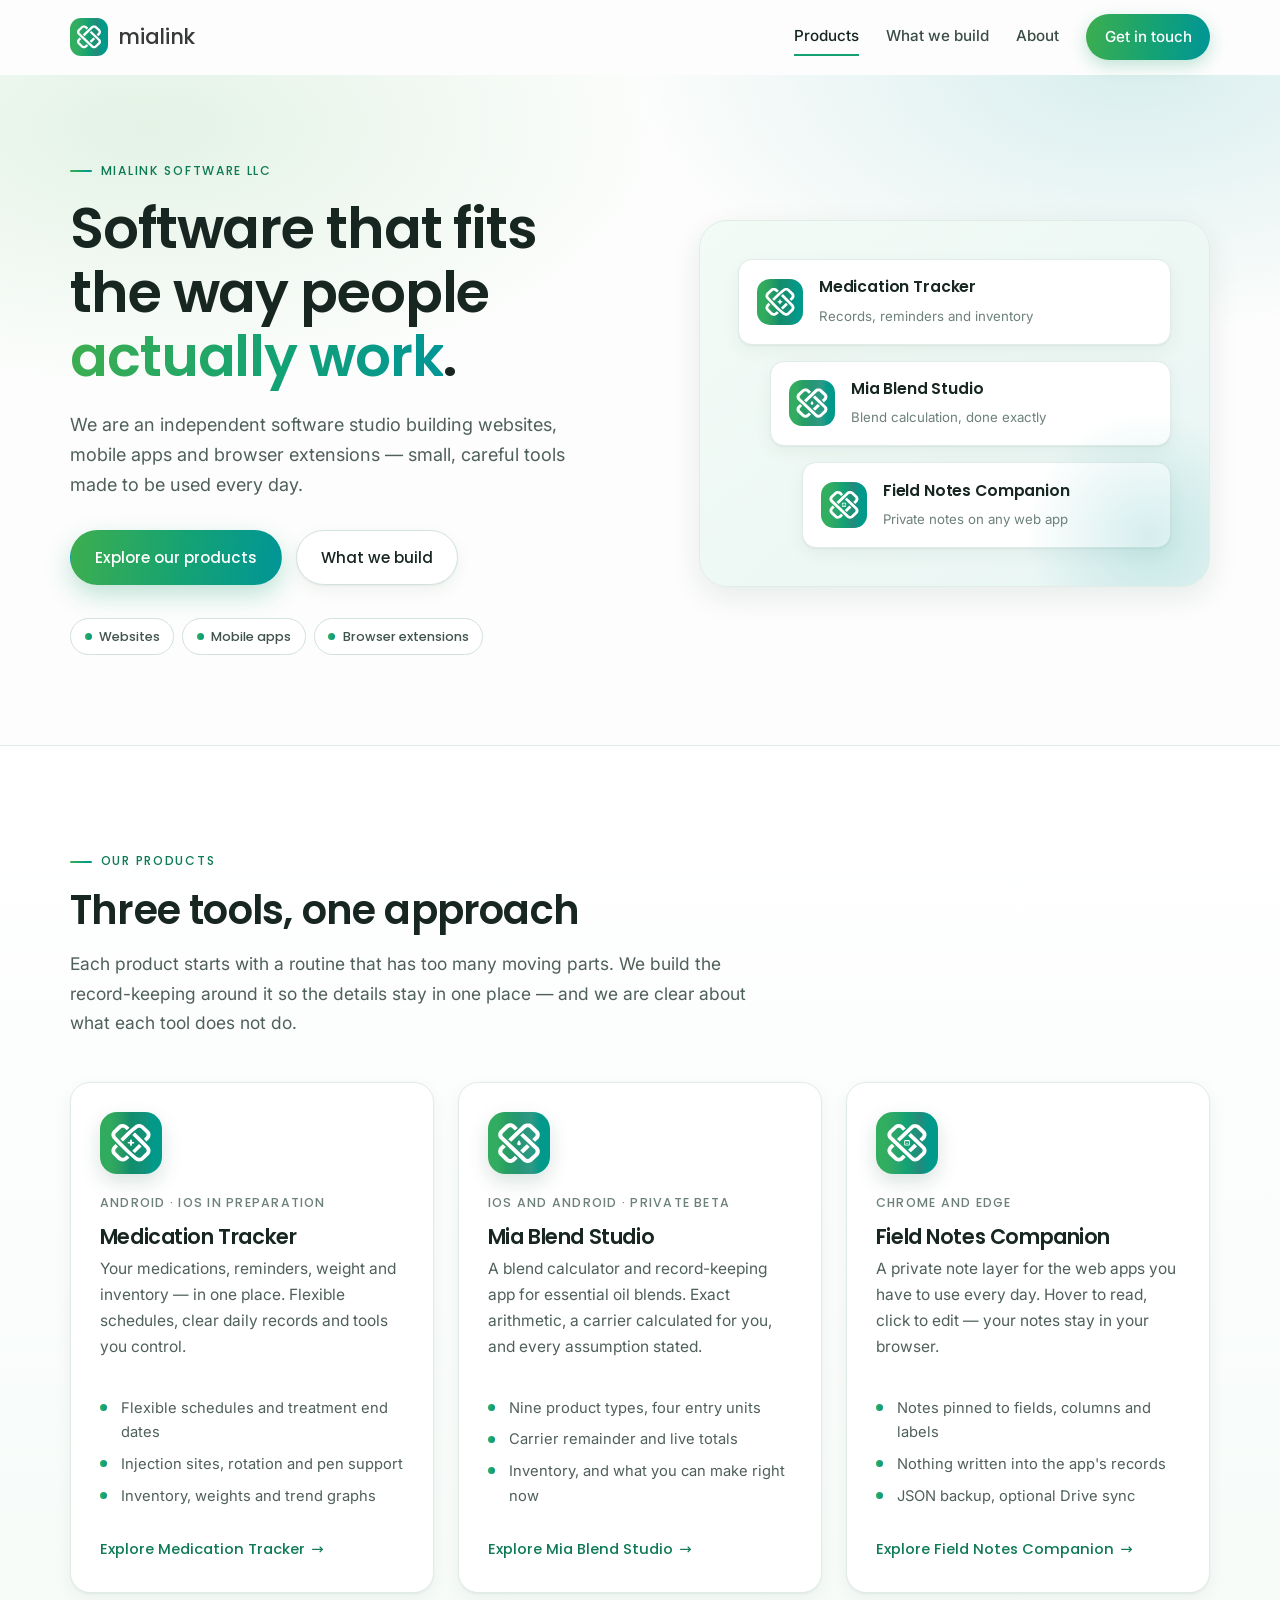
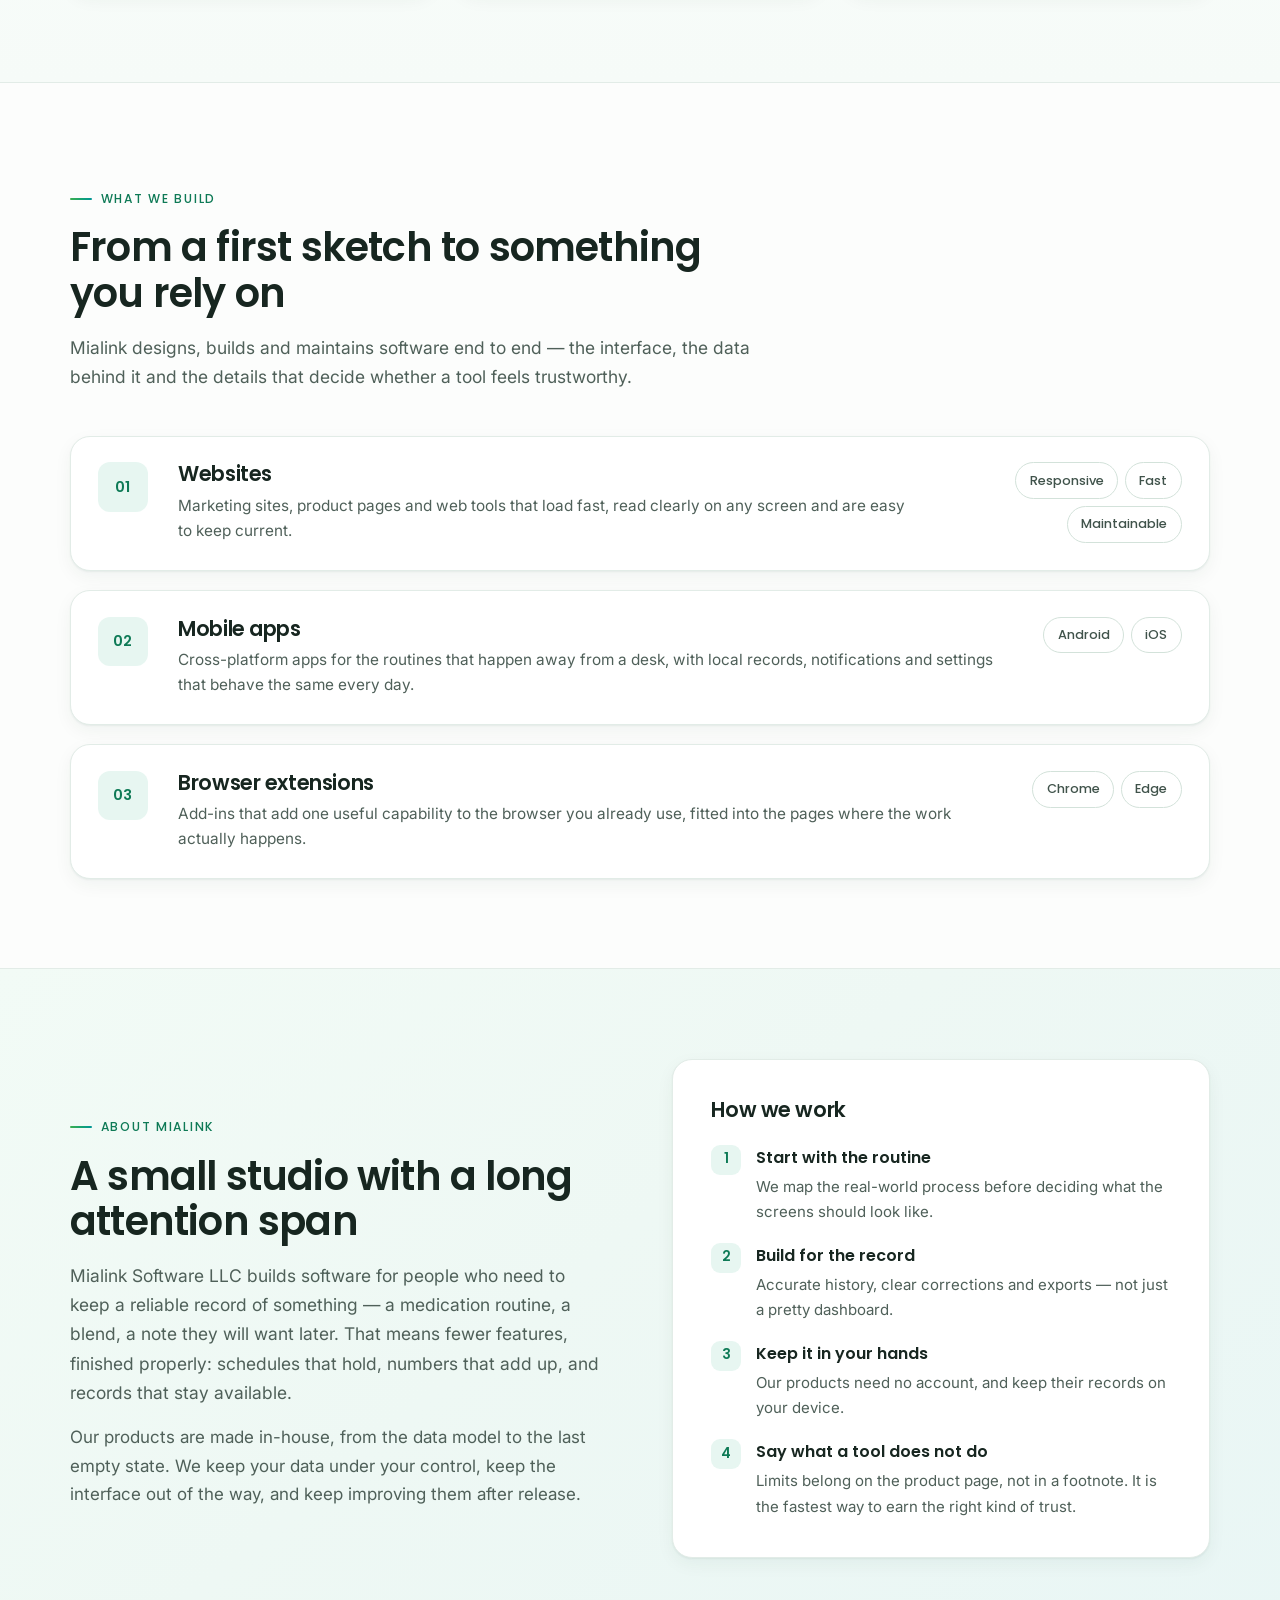
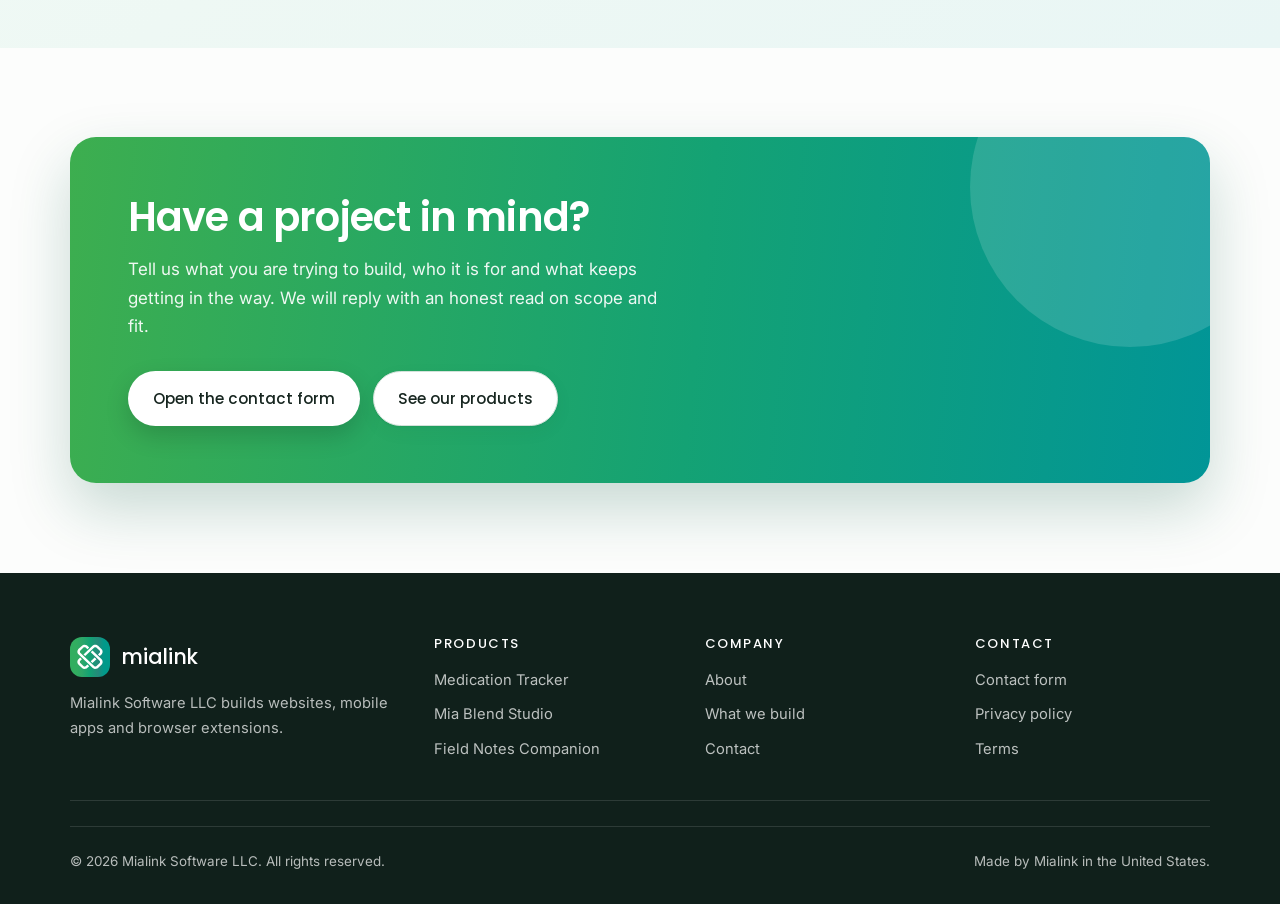
<file: index.html>
<!DOCTYPE html>
<html lang="en">
<head>
<meta charset="utf-8">
<meta name="viewport" content="width=device-width, initial-scale=1">
<title>Mialink Software LLC — Websites, apps and browser extensions</title>
<meta name="description" content="Mialink Software LLC is an independent software studio building thoughtful websites, mobile apps and browser extensions — Medication Tracker, Mia Blend Studio and Field Notes Companion.">
<meta name="theme-color" content="#01998a">
<meta property="og:title" content="Mialink Software LLC">
<meta property="og:description" content="An independent software studio building websites, mobile apps and browser extensions.">
<meta property="og:type" content="website">
<meta property="og:image" content="assets/img/mialink-lockup.svg">
<link rel="icon" href="assets/img/mialink-mark.svg" type="image/svg+xml">
<link rel="preconnect" href="https://fonts.googleapis.com">
<link rel="preconnect" href="https://fonts.gstatic.com" crossorigin>
<link href="https://fonts.googleapis.com/css2?family=Inter:wght@400;500;600&family=Poppins:wght@300;400;500;600&display=swap" rel="stylesheet">
<link rel="stylesheet" href="assets/css/site.css">
<noscript><style>.reveal{opacity:1;transform:none}</style></noscript>
</head>
<body>
<a class="skip-link" href="#main">Skip to content</a>

<header class="site-header">
  <div class="container header-inner">
    <a class="brand" href="index.html" aria-label="Mialink home">
      <img src="assets/img/mialink-mark.svg" alt="" width="38" height="38">
      <span class="brand-name">mialink</span>
    </a>
    <button class="nav-toggle" type="button" aria-expanded="false" aria-controls="site-nav">
      <span class="nav-toggle-bars" aria-hidden="true"><span></span><span></span><span></span></span>
      Menu
    </button>
    <nav class="site-nav" id="site-nav" aria-label="Main">
      <a href="index.html#products" aria-current="page">Products</a>
      <a href="index.html#services">What we build</a>
      <a href="index.html#about">About</a>
      <a class="nav-cta" href="contact.html">Get in touch</a>
    </nav>
  </div>
</header>

<main id="main">

  <section class="hero">
    <div class="container hero-inner">
      <div class="hero-copy">
        <p class="eyebrow">Mialink Software LLC</p>
        <h1>Software that fits the way people <span class="gradient-text">actually work</span>.</h1>
        <p class="hero-sub lede">We are an independent software studio building websites, mobile apps and browser extensions — small, careful tools made to be used every day.</p>
        <div class="btn-row">
          <a class="btn btn-primary" href="#products">Explore our products</a>
          <a class="btn btn-ghost" href="#services">What we build</a>
        </div>
        <div class="hero-meta">
          <span class="pill pill-dot">Websites</span>
          <span class="pill pill-dot">Mobile apps</span>
          <span class="pill pill-dot">Browser extensions</span>
        </div>
      </div>

      <div class="hero-visual">
        <div class="icon-fan">
          <a class="fan-item" href="medication-tracker.html">
            <img src="assets/img/mialink-med-app.svg" alt="" width="46" height="46">
            <div>
              <strong>Medication Tracker</strong>
              <span>Records, reminders and inventory</span>
            </div>
          </a>
          <a class="fan-item" href="mia-blend-studio.html">
            <img src="assets/img/mia-blend-studio-app.svg" alt="" width="46" height="46">
            <div>
              <strong>Mia Blend Studio</strong>
              <span>Blend calculation, done exactly</span>
            </div>
          </a>
          <a class="fan-item" href="field-notes.html">
            <img src="assets/img/field-notes.svg" alt="" width="46" height="46">
            <div>
              <strong>Field Notes Companion</strong>
              <span>Private notes on any web app</span>
            </div>
          </a>
        </div>
      </div>
    </div>
  </section>

  <section class="section section-alt" id="products">
    <div class="container">
      <div class="section-head reveal">
        <p class="eyebrow">Our products</p>
        <h2>Three tools, one approach</h2>
        <p class="lede">Each product starts with a routine that has too many moving parts. We build the record-keeping around it so the details stay in one place — and we are clear about what each tool does not do.</p>
      </div>

      <div class="card-grid cols-3">
        <article class="product-card reveal">
          <img class="app-icon" src="assets/img/mialink-med-app.svg" alt="Medication Tracker app icon" width="62" height="62">
          <p class="kicker">Android · iOS in preparation</p>
          <h3>Medication Tracker</h3>
          <p>Your medications, reminders, weight and inventory — in one place. Flexible schedules, clear daily records and tools you control.</p>
          <ul>
            <li>Flexible schedules and treatment end dates</li>
            <li>Injection sites, rotation and pen support</li>
            <li>Inventory, weights and trend graphs</li>
          </ul>
          <div class="card-foot">
            <a class="text-link" href="medication-tracker.html">Explore Medication Tracker</a>
          </div>
        </article>

        <article class="product-card reveal">
          <img class="app-icon" src="assets/img/mia-blend-studio-app.svg" alt="Mia Blend Studio app icon" width="62" height="62">
          <p class="kicker">iOS and Android · private beta</p>
          <h3>Mia Blend Studio</h3>
          <p>A blend calculator and record-keeping app for essential oil blends. Exact arithmetic, a carrier calculated for you, and every assumption stated.</p>
          <ul>
            <li>Nine product types, four entry units</li>
            <li>Carrier remainder and live totals</li>
            <li>Inventory, and what you can make right now</li>
          </ul>
          <div class="card-foot">
            <a class="text-link" href="mia-blend-studio.html">Explore Mia Blend Studio</a>
          </div>
        </article>

        <article class="product-card reveal">
          <img class="app-icon" src="assets/img/field-notes.svg" alt="Field Notes Companion icon" width="62" height="62">
          <p class="kicker">Chrome and Edge</p>
          <h3>Field Notes Companion</h3>
          <p>A private note layer for the web apps you have to use every day. Hover to read, click to edit — your notes stay in your browser.</p>
          <ul>
            <li>Notes pinned to fields, columns and labels</li>
            <li>Nothing written into the app's records</li>
            <li>JSON backup, optional Drive sync</li>
          </ul>
          <div class="card-foot">
            <a class="text-link" href="field-notes.html">Explore Field Notes Companion</a>
          </div>
        </article>
      </div>
    </div>
  </section>

  <section class="section" id="services">
    <div class="container">
      <div class="section-head reveal">
        <p class="eyebrow">What we build</p>
        <h2>From a first sketch to something you rely on</h2>
        <p class="lede">Mialink designs, builds and maintains software end to end — the interface, the data behind it and the details that decide whether a tool feels trustworthy.</p>
      </div>

      <div class="service-list">
        <div class="service-row reveal">
          <div class="service-num">01</div>
          <div>
            <h3>Websites</h3>
            <p>Marketing sites, product pages and web tools that load fast, read clearly on any screen and are easy to keep current.</p>
          </div>
          <div class="service-tags">
            <span class="pill">Responsive</span>
            <span class="pill">Fast</span>
            <span class="pill">Maintainable</span>
          </div>
        </div>

        <div class="service-row reveal">
          <div class="service-num">02</div>
          <div>
            <h3>Mobile apps</h3>
            <p>Cross-platform apps for the routines that happen away from a desk, with local records, notifications and settings that behave the same every day.</p>
          </div>
          <div class="service-tags">
            <span class="pill">Android</span>
            <span class="pill">iOS</span>
          </div>
        </div>

        <div class="service-row reveal">
          <div class="service-num">03</div>
          <div>
            <h3>Browser extensions</h3>
            <p>Add-ins that add one useful capability to the browser you already use, fitted into the pages where the work actually happens.</p>
          </div>
          <div class="service-tags">
            <span class="pill">Chrome</span>
            <span class="pill">Edge</span>
          </div>
        </div>
      </div>
    </div>
  </section>

  <section class="section section-mint" id="about">
    <div class="container split">
      <div class="reveal">
        <p class="eyebrow">About Mialink</p>
        <h2>A small studio with a long attention span</h2>
        <p class="lede" style="margin-top:1rem">Mialink Software LLC builds software for people who need to keep a reliable record of something — a medication routine, a blend, a note they will want later. That means fewer features, finished properly: schedules that hold, numbers that add up, and records that stay available.</p>
        <p>Our products are made in-house, from the data model to the last empty state. We keep your data under your control, keep the interface out of the way, and keep improving them after release.</p>
      </div>

      <div class="split-panel reveal">
        <h3 style="margin-bottom:1.4rem">How we work</h3>
        <ul class="value-list">
          <li>
            <span class="bullet" aria-hidden="true">1</span>
            <div>
              <strong>Start with the routine</strong>
              <p>We map the real-world process before deciding what the screens should look like.</p>
            </div>
          </li>
          <li>
            <span class="bullet" aria-hidden="true">2</span>
            <div>
              <strong>Build for the record</strong>
              <p>Accurate history, clear corrections and exports — not just a pretty dashboard.</p>
            </div>
          </li>
          <li>
            <span class="bullet" aria-hidden="true">3</span>
            <div>
              <strong>Keep it in your hands</strong>
              <p>Our products need no account, and keep their records on your device.</p>
            </div>
          </li>
          <li>
            <span class="bullet" aria-hidden="true">4</span>
            <div>
              <strong>Say what a tool does not do</strong>
              <p>Limits belong on the product page, not in a footnote. It is the fastest way to earn the right kind of trust.</p>
            </div>
          </li>
        </ul>
      </div>
    </div>
  </section>

  <section class="section" id="contact">
    <div class="container">
      <div class="cta-band reveal">
        <h2>Have a project in mind?</h2>
        <p>Tell us what you are trying to build, who it is for and what keeps getting in the way. We will reply with an honest read on scope and fit.</p>
        <div class="btn-row">
          <a class="btn btn-on-dark" href="contact.html">Open the contact form</a>
          <a class="btn btn-ghost" href="#products">See our products</a>
        </div>
      </div>
    </div>
  </section>

</main>

<footer class="site-footer">
  <div class="container">
    <div class="footer-top">
      <div>
        <div class="footer-brand">
          <img src="assets/img/mialink-mark.svg" alt="" width="40" height="40">
          <span>mialink</span>
        </div>
        <p style="margin:0;max-width:22rem">Mialink Software LLC builds websites, mobile apps and browser extensions.</p>
      </div>
      <div>
        <h4>Products</h4>
        <ul>
          <li><a href="medication-tracker.html">Medication Tracker</a></li>
          <li><a href="mia-blend-studio.html">Mia Blend Studio</a></li>
          <li><a href="field-notes.html">Field Notes Companion</a></li>
        </ul>
      </div>
      <div>
        <h4>Company</h4>
        <ul>
          <li><a href="index.html#about">About</a></li>
          <li><a href="index.html#services">What we build</a></li>
          <li><a href="contact.html">Contact</a></li>
        </ul>
      </div>
      <div>
        <h4>Contact</h4>
        <ul>
          <li><a href="contact.html">Contact form</a></li>
          <li><a href="privacy.html">Privacy policy</a></li>
          <li><a href="terms.html">Terms</a></li>
        </ul>
      </div>
    </div>
    <div class="footer-bottom">
      <span>© <span id="year">2026</span> Mialink Software LLC. All rights reserved.</span>
      <span>Made by Mialink in the United States.</span>
    </div>
  </div>
</footer>

<script src="assets/js/site.js"></script>
</body>
</html>
</file>
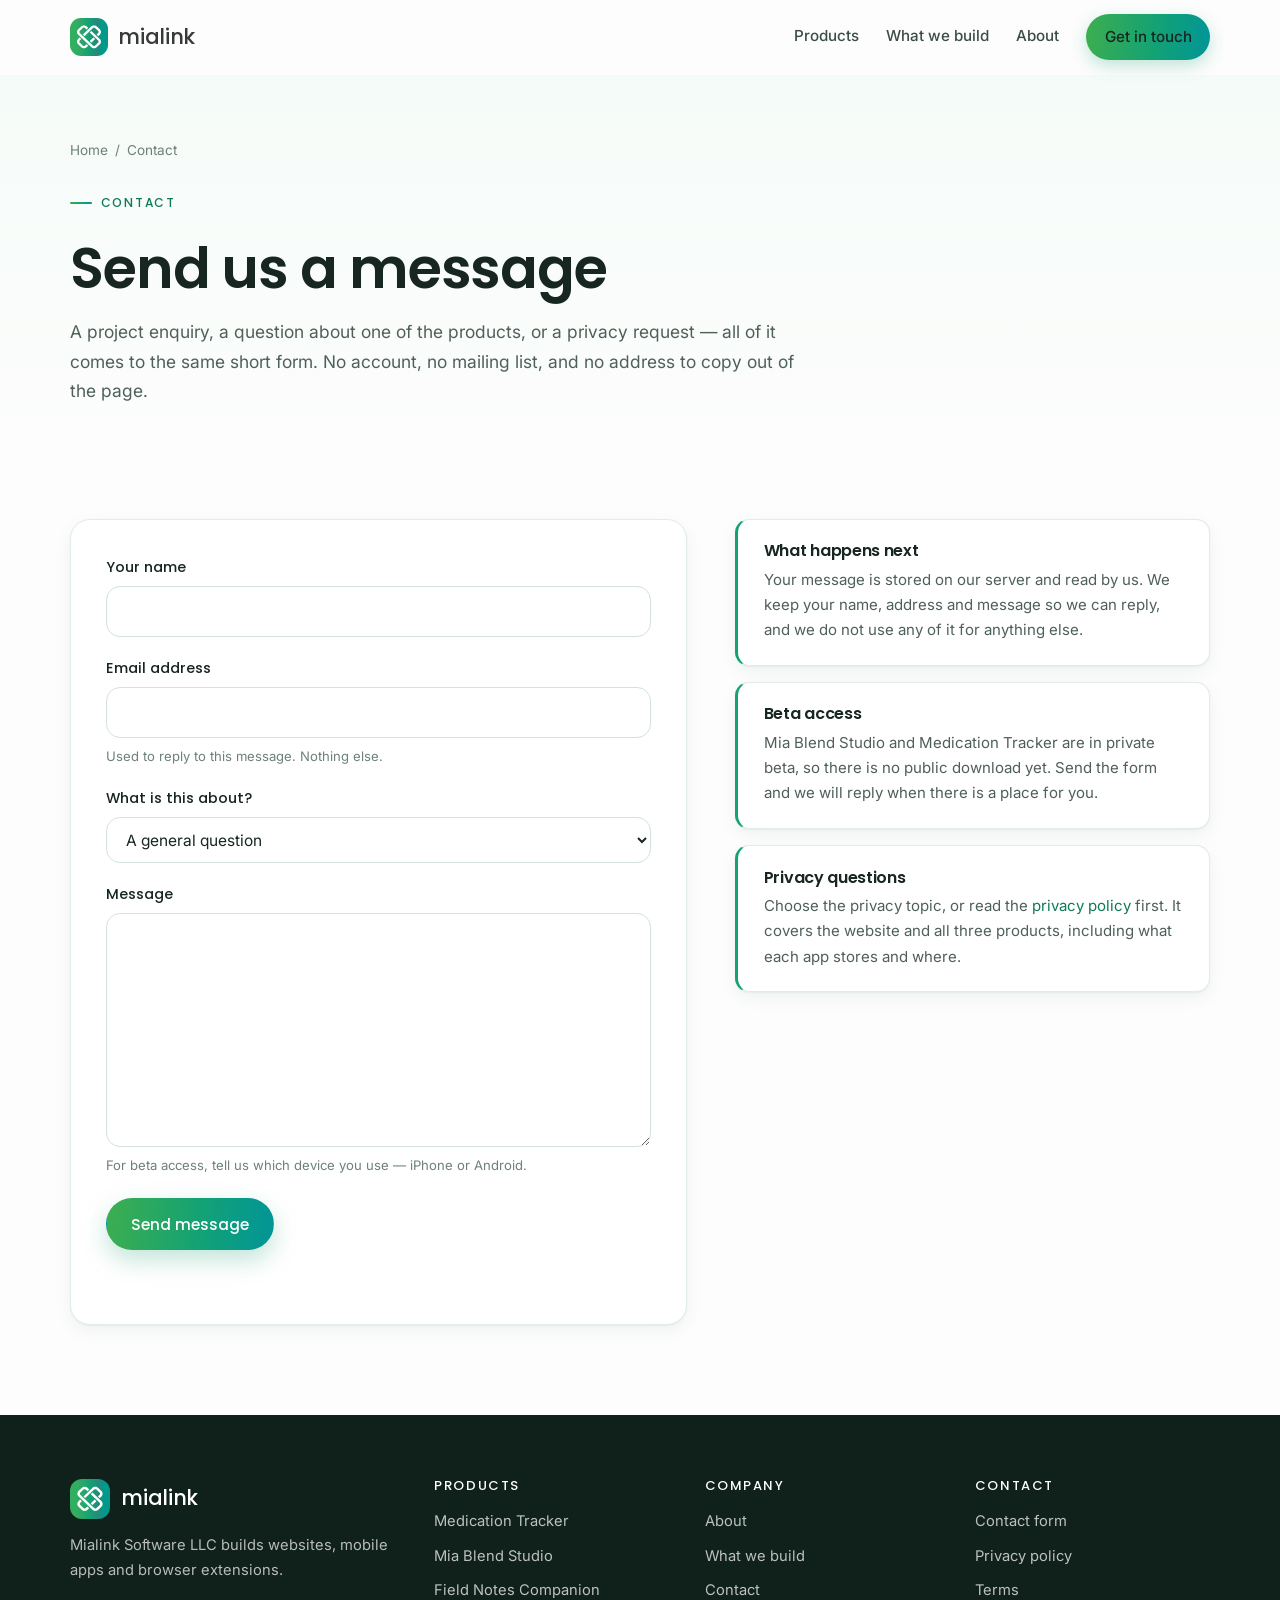
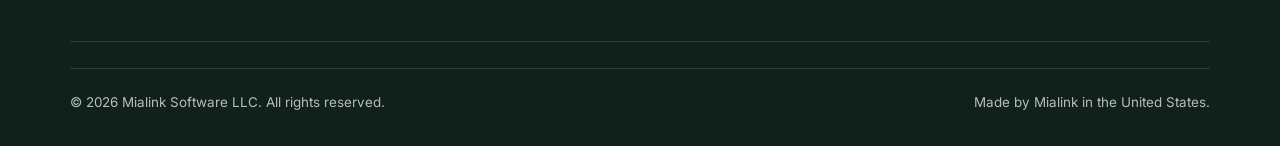
<file: contact.html>
<!DOCTYPE html>
<html lang="en">
<head>
<meta charset="utf-8">
<meta name="viewport" content="width=device-width, initial-scale=1">
<title>Contact — Mialink Software LLC</title>
<meta name="description" content="Contact Mialink Software LLC about a project, Mia Blend Studio beta access, Field Notes Companion or a privacy question. A short form, no account needed.">
<meta name="theme-color" content="#01998a">
<meta property="og:title" content="Contact Mialink Software LLC">
<meta property="og:description" content="Project enquiries, beta access and privacy questions — one short form.">
<meta property="og:type" content="website">
<meta property="og:image" content="assets/img/mialink-lockup.svg">
<meta name="mialink-api" content="https://site-815908cd9f0444d49cb2abbf60bc2dcc.freebuff.page">
<link rel="icon" href="assets/img/mialink-mark.svg" type="image/svg+xml">
<link rel="preconnect" href="https://fonts.googleapis.com">
<link rel="preconnect" href="https://fonts.gstatic.com" crossorigin>
<link href="https://fonts.googleapis.com/css2?family=Inter:wght@400;500;600&family=Poppins:wght@300;400;500;600&display=swap" rel="stylesheet">
<link rel="stylesheet" href="assets/css/site.css">
<noscript><style>.reveal{opacity:1;transform:none}</style></noscript>
</head>
<body>
<a class="skip-link" href="#main">Skip to content</a>

<header class="site-header">
  <div class="container header-inner">
    <a class="brand" href="index.html" aria-label="Mialink home">
      <img src="assets/img/mialink-mark.svg" alt="" width="38" height="38">
      <span class="brand-name">mialink</span>
    </a>
    <button class="nav-toggle" type="button" aria-expanded="false" aria-controls="site-nav">
      <span class="nav-toggle-bars" aria-hidden="true"><span></span><span></span><span></span></span>
      Menu
    </button>
    <nav class="site-nav" id="site-nav" aria-label="Main">
      <a href="index.html#products">Products</a>
      <a href="index.html#services">What we build</a>
      <a href="index.html#about">About</a>
      <a class="nav-cta" href="contact.html" aria-current="page">Get in touch</a>
    </nav>
  </div>
</header>

<main id="main">

  <section class="contact-hero">
    <div class="container">
      <p class="crumbs"><a href="index.html">Home</a><span>/</span>Contact</p>
      <p class="eyebrow">Contact</p>
      <h1>Send us a message</h1>
      <p class="lede">A project enquiry, a question about one of the products, or a privacy request — all of it comes to the same short form. No account, no mailing list, and no address to copy out of the page.</p>
    </div>
  </section>

  <section class="section">
    <div class="container contact-layout">
      <form class="contact-form" id="contact-form" method="post" action="/api/contact" novalidate>
        <div class="field">
          <label for="name">Your name</label>
          <input id="name" name="name" type="text" autocomplete="name" maxlength="120" required>
        </div>

        <div class="field">
          <label for="email">Email address</label>
          <input id="email" name="email" type="email" autocomplete="email" maxlength="200" required>
          <p class="field-hint">Used to reply to this message. Nothing else.</p>
        </div>

        <div class="field">
          <label for="topic">What is this about?</label>
          <select id="topic" name="topic">
            <option value="general">A general question</option>
            <option value="project">A project enquiry</option>
            <option value="mia-beta">Mia Blend Studio beta access</option>
            <option value="field-notes">Field Notes Companion</option>
            <option value="medication-tracker">Medication Tracker</option>
            <option value="privacy">Privacy or a data request</option>
          </select>
        </div>

        <div class="field">
          <label for="message">Message</label>
          <textarea id="message" name="message" rows="8" maxlength="4000" required></textarea>
          <p class="field-hint">For beta access, tell us which device you use — iPhone or Android.</p>
        </div>

        <div class="field-honeypot" aria-hidden="true">
          <label for="website">Website</label>
          <input id="website" name="website" type="text" tabindex="-1" autocomplete="off">
        </div>

        <div class="btn-row" style="margin-top:1.4rem">
          <button class="btn btn-primary" type="submit" id="contact-submit">Send message</button>
        </div>

        <p class="form-status" id="contact-status" role="status" aria-live="polite"></p>
      </form>

      <aside class="contact-aside">
        <div class="note-box">
          <h4>What happens next</h4>
          <p>Your message is stored on our server and read by us. We keep your name, address and message so we can reply, and we do not use any of it for anything else.</p>
        </div>
        <div class="note-box">
          <h4>Beta access</h4>
          <p>Mia Blend Studio and Medication Tracker are in private beta, so there is no public download yet. Send the form and we will reply when there is a place for you.</p>
        </div>
        <div class="note-box">
          <h4>Privacy questions</h4>
          <p>Choose the privacy topic, or read the <a href="privacy.html">privacy policy</a> first. It covers the website and all three products, including what each app stores and where.</p>
        </div>
      </aside>
    </div>
  </section>

</main>

<footer class="site-footer">
  <div class="container">
    <div class="footer-top">
      <div>
        <div class="footer-brand">
          <img src="assets/img/mialink-mark.svg" alt="" width="40" height="40">
          <span>mialink</span>
        </div>
        <p style="margin:0;max-width:22rem">Mialink Software LLC builds websites, mobile apps and browser extensions.</p>
      </div>
      <div>
        <h4>Products</h4>
        <ul>
          <li><a href="medication-tracker.html">Medication Tracker</a></li>
          <li><a href="mia-blend-studio.html">Mia Blend Studio</a></li>
          <li><a href="field-notes.html">Field Notes Companion</a></li>
        </ul>
      </div>
      <div>
        <h4>Company</h4>
        <ul>
          <li><a href="index.html#about">About</a></li>
          <li><a href="index.html#services">What we build</a></li>
          <li><a href="contact.html">Contact</a></li>
        </ul>
      </div>
      <div>
        <h4>Contact</h4>
        <ul>
          <li><a href="contact.html">Contact form</a></li>
          <li><a href="privacy.html">Privacy policy</a></li>
          <li><a href="terms.html">Terms</a></li>
        </ul>
      </div>
    </div>
    <div class="footer-bottom">
      <span>© <span id="year">2026</span> Mialink Software LLC. All rights reserved.</span>
      <span>Made by Mialink in the United States.</span>
    </div>
  </div>
</footer>

<script src="assets/js/site.js"></script>
<script src="assets/js/contact.js"></script>
</body>
</html>
</file>
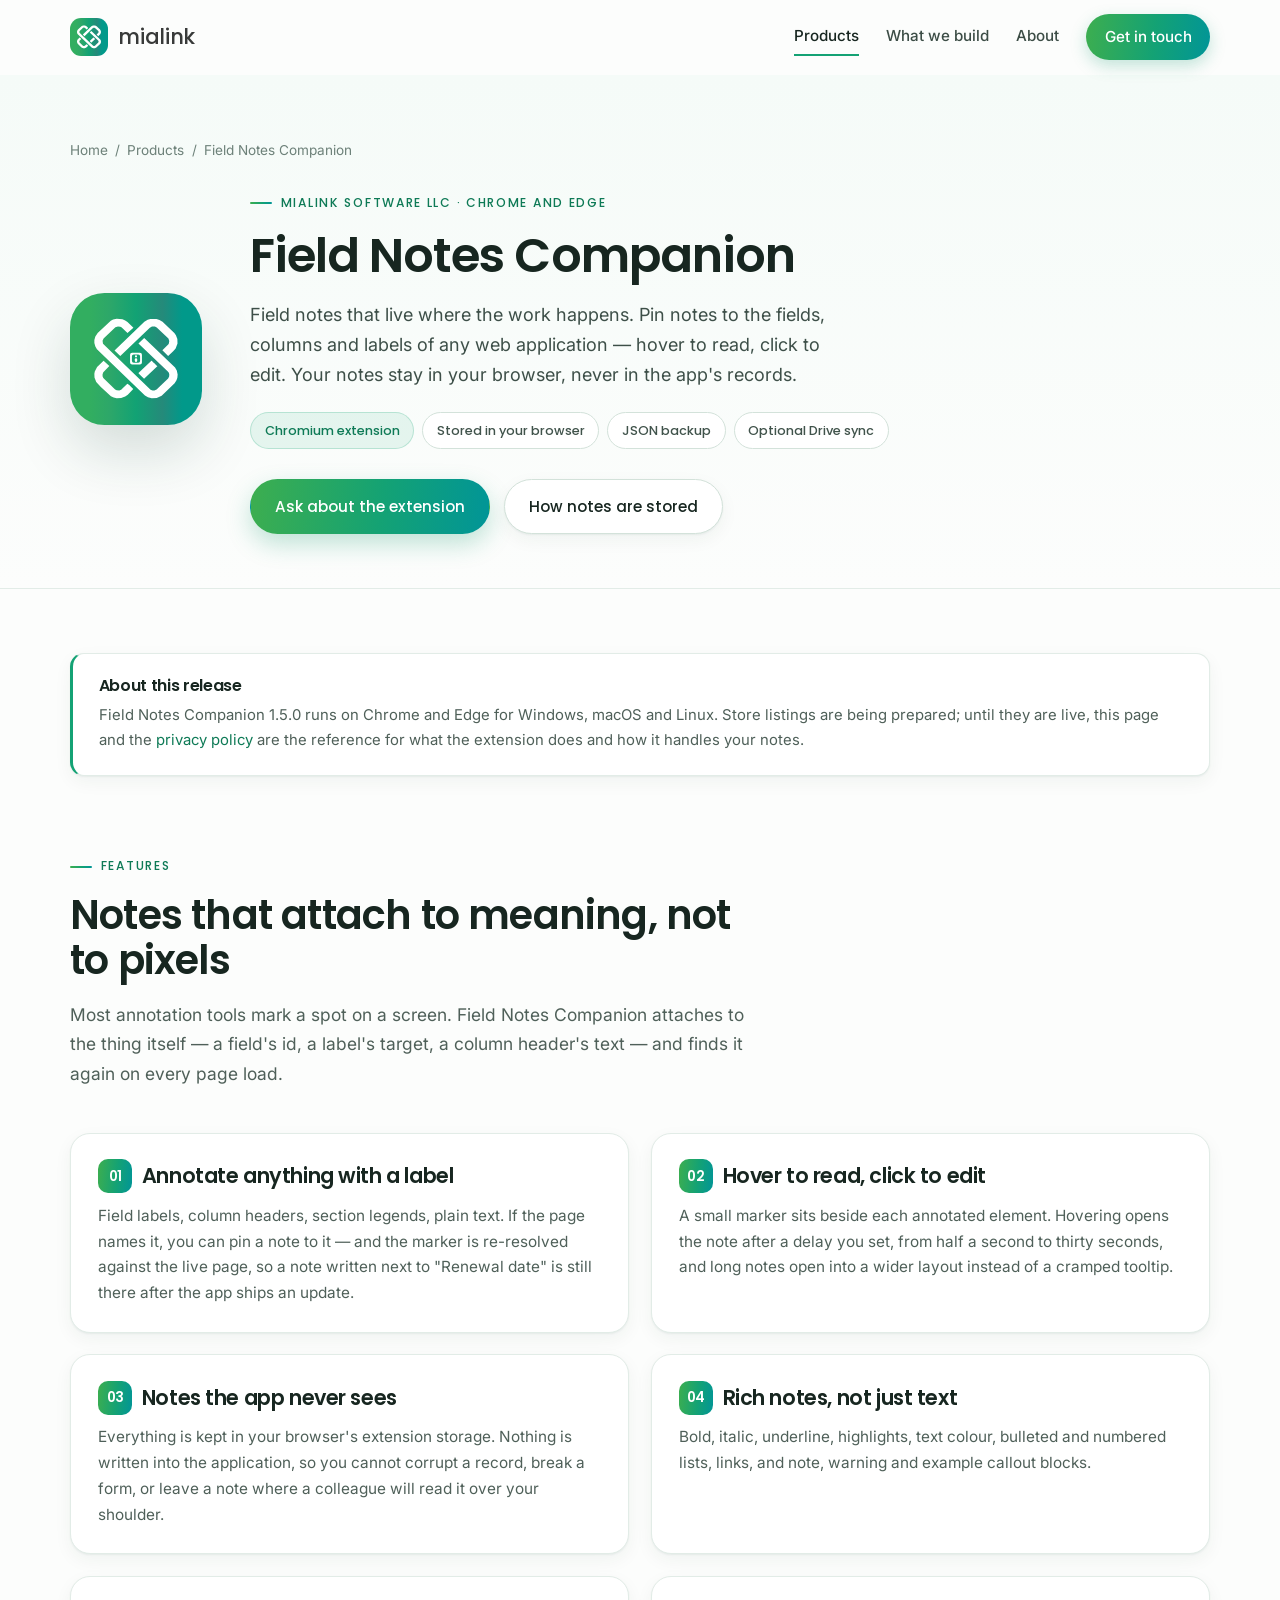
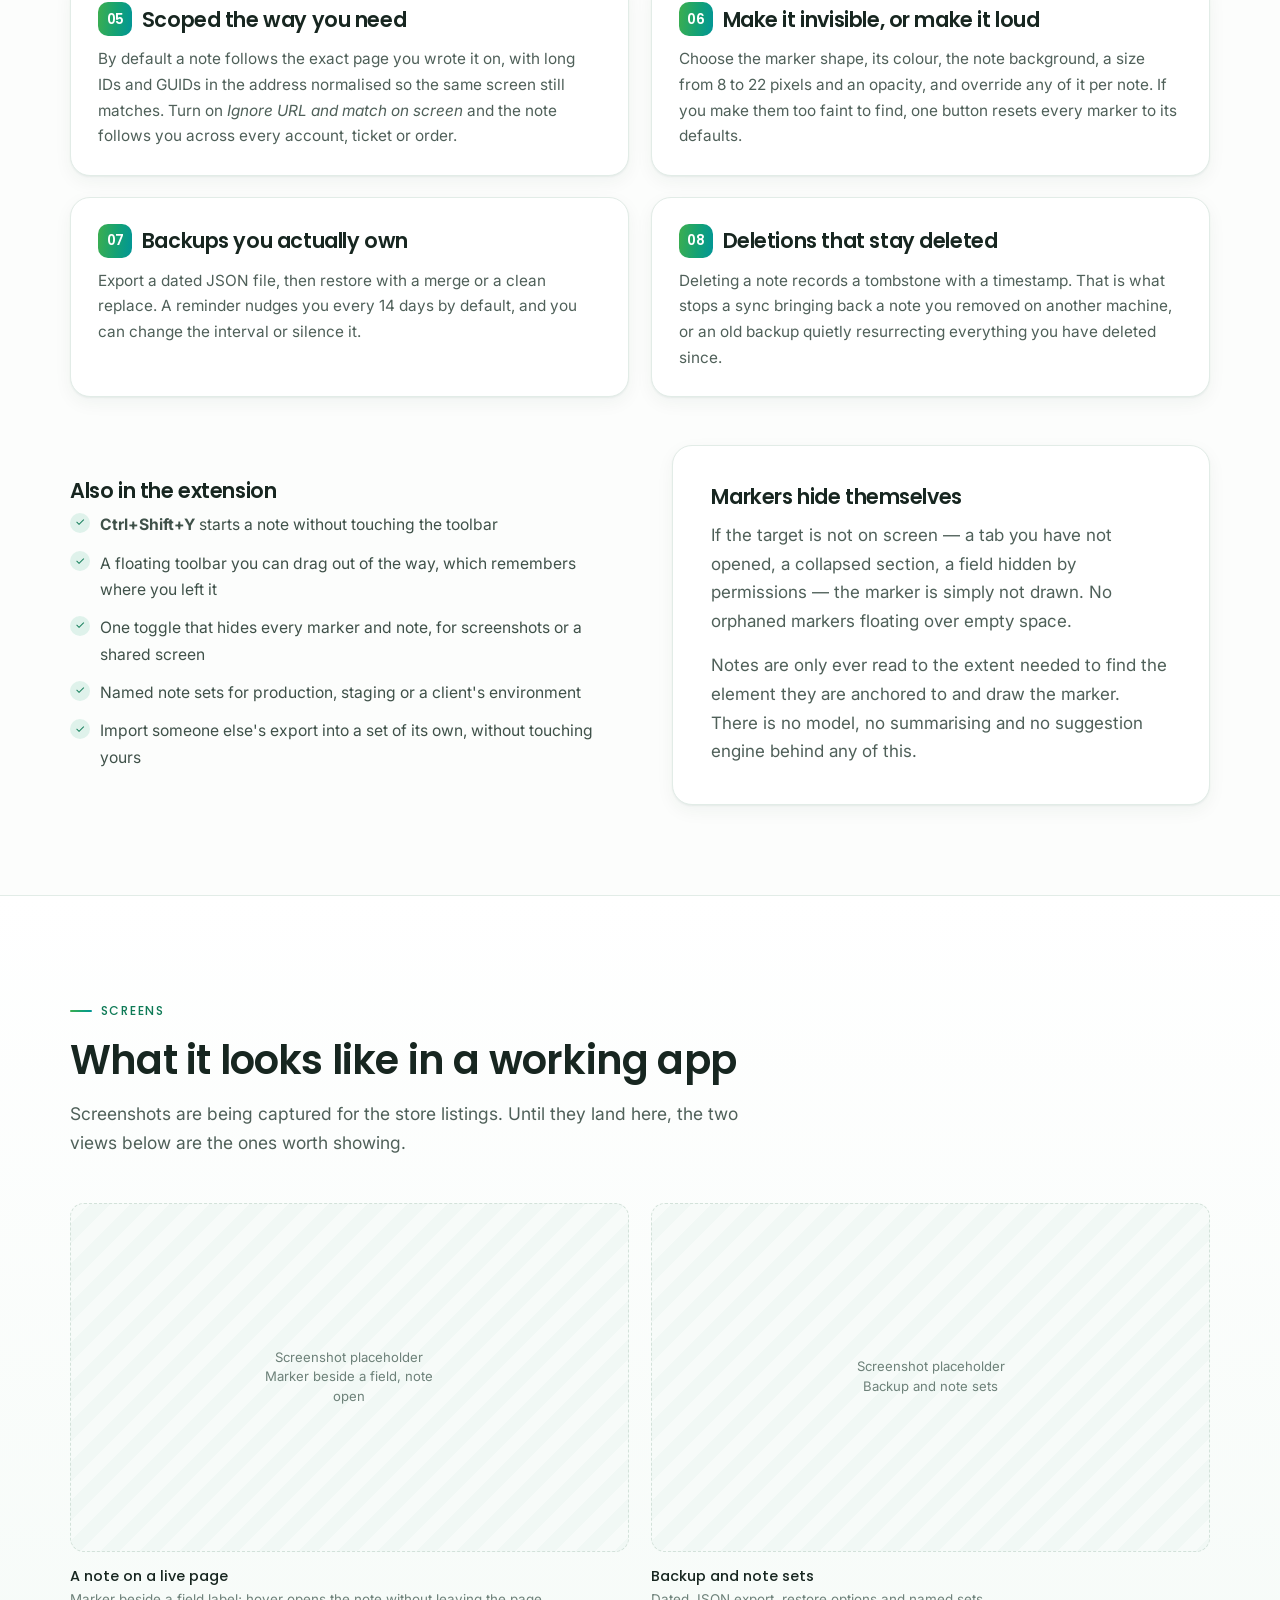
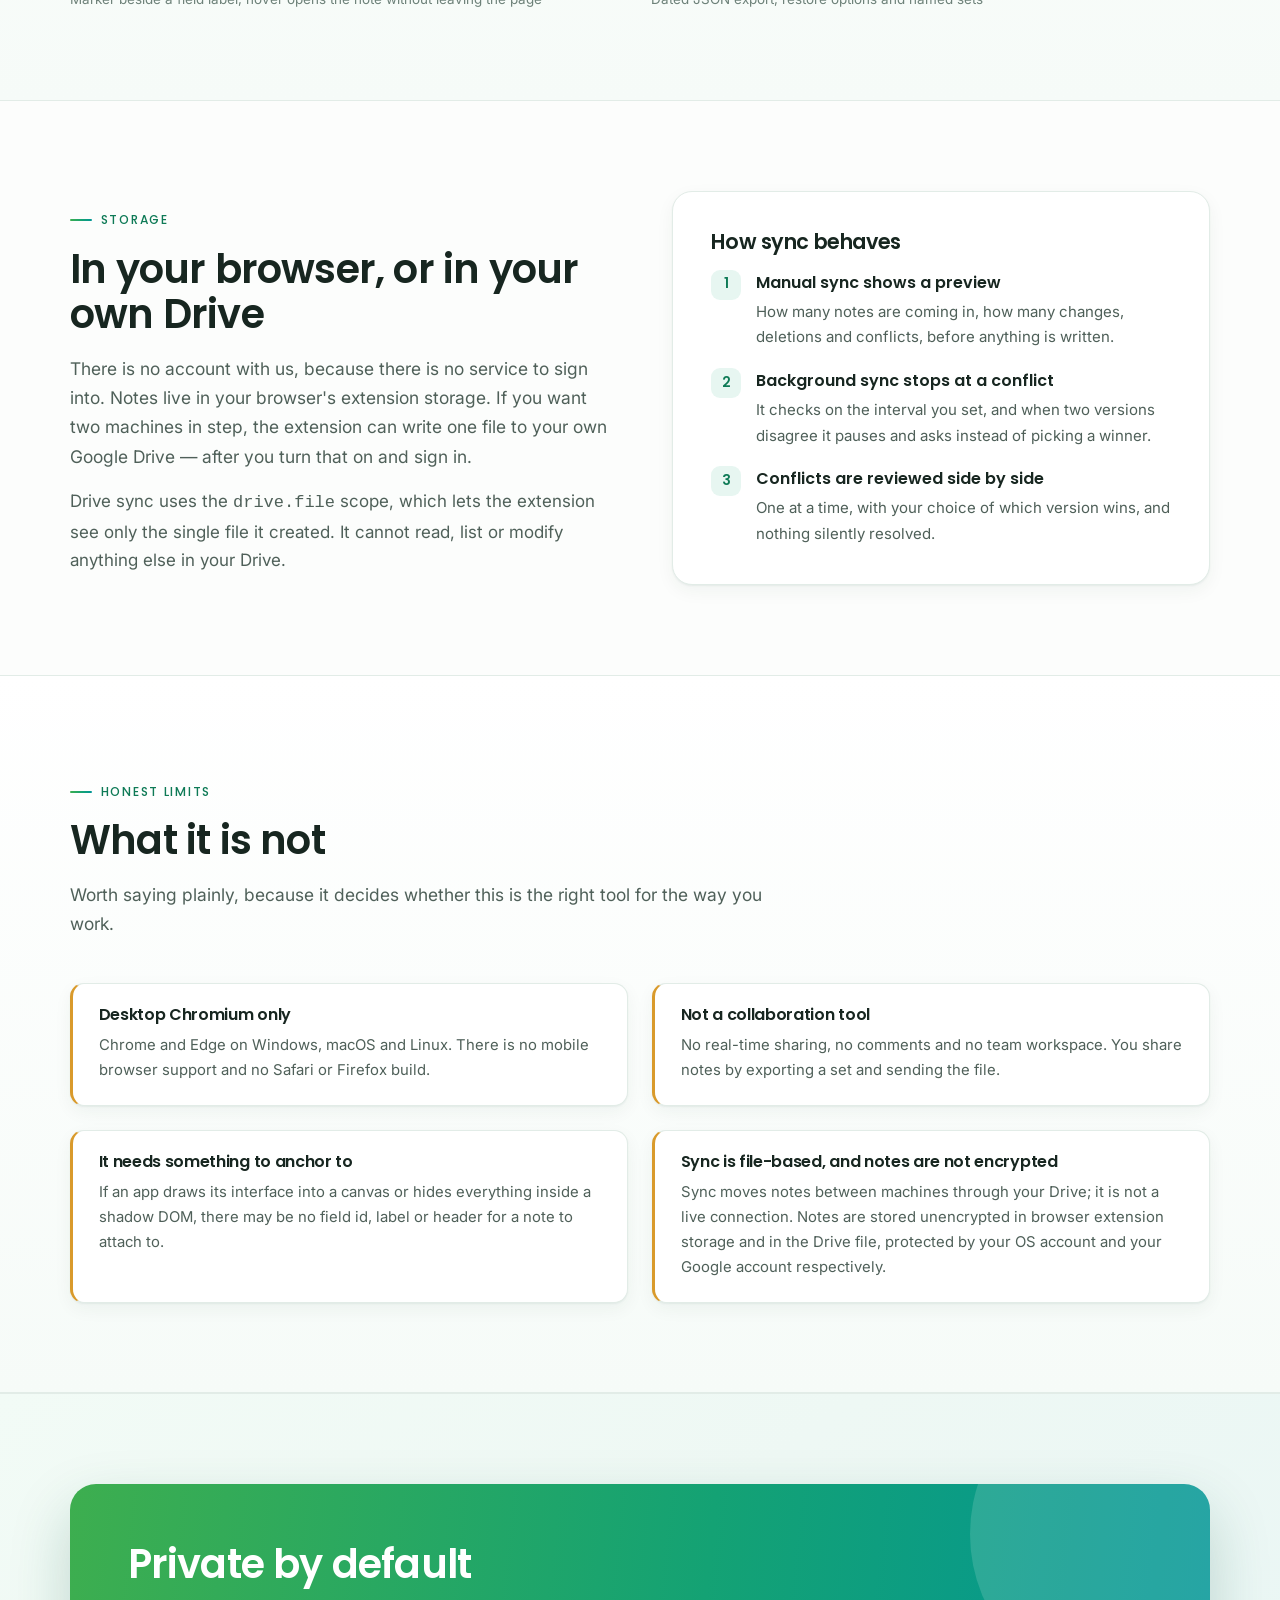
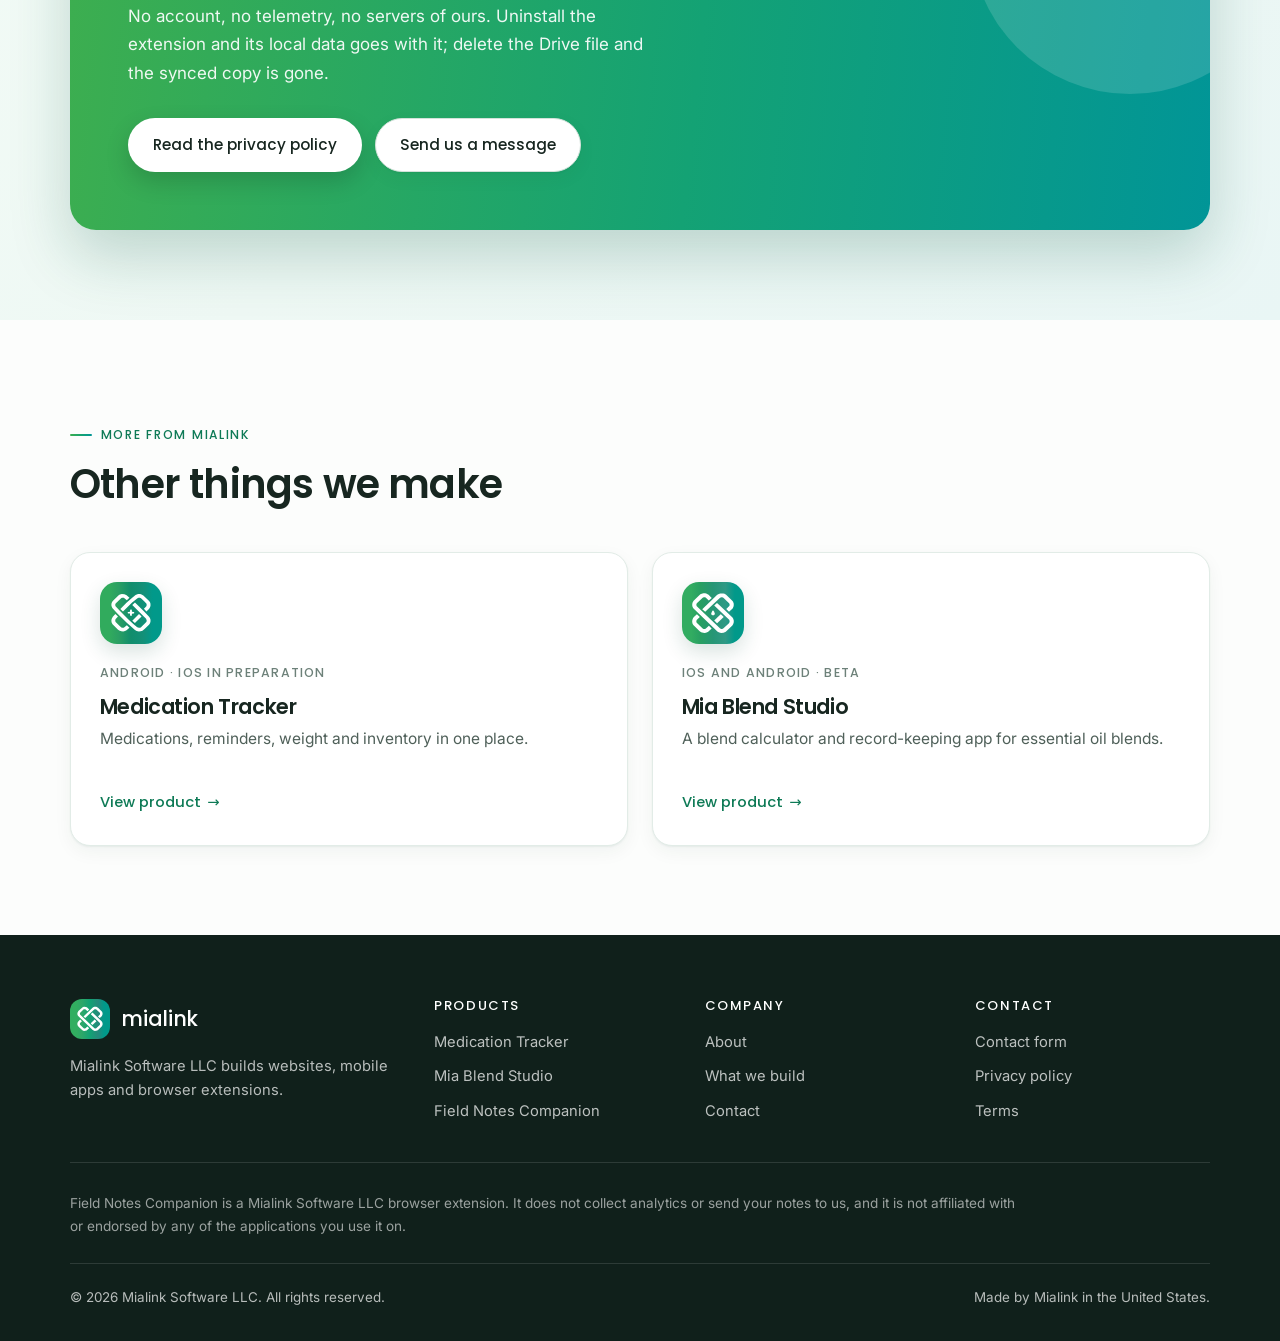
<file: field-notes.html>
<!DOCTYPE html>
<html lang="en">
<head>
<meta charset="utf-8">
<meta name="viewport" content="width=device-width, initial-scale=1">
<title>Field Notes Companion — private notes on any web app</title>
<meta name="description" content="Pin hover-to-read notes to fields on any web application. Notes stay in your browser, never in the app's records. Backup, or sync through your own Google Drive.">
<meta name="theme-color" content="#01998a">
<meta property="og:title" content="Field Notes Companion">
<meta property="og:description" content="A private note layer for the web apps you have to use. Hover to read, click to edit, keep it in your browser.">
<meta property="og:type" content="website">
<meta property="og:image" content="assets/img/field-notes.svg">
<link rel="icon" href="assets/img/mialink-mark.svg" type="image/svg+xml">
<link rel="preconnect" href="https://fonts.googleapis.com">
<link rel="preconnect" href="https://fonts.gstatic.com" crossorigin>
<link href="https://fonts.googleapis.com/css2?family=Inter:wght@400;500;600&family=Poppins:wght@300;400;500;600&display=swap" rel="stylesheet">
<link rel="stylesheet" href="assets/css/site.css">
<noscript><style>.reveal{opacity:1;transform:none}</style></noscript>
</head>
<body>
<a class="skip-link" href="#main">Skip to content</a>

<header class="site-header">
  <div class="container header-inner">
    <a class="brand" href="index.html" aria-label="Mialink home">
      <img src="assets/img/mialink-mark.svg" alt="" width="38" height="38">
      <span class="brand-name">mialink</span>
    </a>
    <button class="nav-toggle" type="button" aria-expanded="false" aria-controls="site-nav">
      <span class="nav-toggle-bars" aria-hidden="true"><span></span><span></span><span></span></span>
      Menu
    </button>
    <nav class="site-nav" id="site-nav" aria-label="Main">
      <a href="index.html#products" aria-current="page">Products</a>
      <a href="index.html#services">What we build</a>
      <a href="index.html#about">About</a>
      <a class="nav-cta" href="contact.html">Get in touch</a>
    </nav>
  </div>
</header>

<main id="main">

  <section class="product-hero">
    <div class="container">
      <p class="crumbs"><a href="index.html">Home</a><span>/</span><a href="index.html#products">Products</a><span>/</span>Field Notes Companion</p>
      <div class="product-hero-inner">
        <img class="app-icon-lg" src="assets/img/field-notes.svg" alt="Field Notes Companion icon" width="132" height="132">
        <div>
          <p class="eyebrow">Mialink Software LLC · Chrome and Edge</p>
          <h1>Field Notes Companion</h1>
          <p class="tagline">Field notes that live where the work happens. Pin notes to the fields, columns and labels of any web application — hover to read, click to edit. Your notes stay in your browser, never in the app's records.</p>
          <div class="chips">
            <span class="pill pill-tint">Chromium extension</span>
            <span class="pill">Stored in your browser</span>
            <span class="pill">JSON backup</span>
            <span class="pill">Optional Drive sync</span>
          </div>
          <div class="btn-row">
            <a class="btn btn-primary" href="contact.html?topic=field-notes">Ask about the extension</a>
            <a class="btn btn-ghost" href="#storage">How notes are stored</a>
          </div>
        </div>
      </div>
    </div>
  </section>

  <section class="section-tight">
    <div class="container">
      <div class="note-box reveal">
        <h4>About this release</h4>
        <p>Field Notes Companion 1.5.0 runs on Chrome and Edge for Windows, macOS and Linux. Store listings are being prepared; until they are live, this page and the <a href="privacy.html">privacy policy</a> are the reference for what the extension does and how it handles your notes.</p>
      </div>
    </div>
  </section>

  <section class="section" style="padding-top:0">
    <div class="container">
      <div class="section-head reveal">
        <p class="eyebrow">Features</p>
        <h2>Notes that attach to meaning, not to pixels</h2>
        <p class="lede">Most annotation tools mark a spot on a screen. Field Notes Companion attaches to the thing itself — a field's id, a label's target, a column header's text — and finds it again on every page load.</p>
      </div>

      <div class="feature-grid">
        <article class="feature reveal">
          <h3><span class="feature-mark" aria-hidden="true">01</span> Annotate anything with a label</h3>
          <p>Field labels, column headers, section legends, plain text. If the page names it, you can pin a note to it — and the marker is re-resolved against the live page, so a note written next to "Renewal date" is still there after the app ships an update.</p>
        </article>

        <article class="feature reveal">
          <h3><span class="feature-mark" aria-hidden="true">02</span> Hover to read, click to edit</h3>
          <p>A small marker sits beside each annotated element. Hovering opens the note after a delay you set, from half a second to thirty seconds, and long notes open into a wider layout instead of a cramped tooltip.</p>
        </article>

        <article class="feature reveal">
          <h3><span class="feature-mark" aria-hidden="true">03</span> Notes the app never sees</h3>
          <p>Everything is kept in your browser's extension storage. Nothing is written into the application, so you cannot corrupt a record, break a form, or leave a note where a colleague will read it over your shoulder.</p>
        </article>

        <article class="feature reveal">
          <h3><span class="feature-mark" aria-hidden="true">04</span> Rich notes, not just text</h3>
          <p>Bold, italic, underline, highlights, text colour, bulleted and numbered lists, links, and note, warning and example callout blocks.</p>
        </article>

        <article class="feature reveal">
          <h3><span class="feature-mark" aria-hidden="true">05</span> Scoped the way you need</h3>
          <p>By default a note follows the exact page you wrote it on, with long IDs and GUIDs in the address normalised so the same screen still matches. Turn on <em>Ignore URL and match on screen</em> and the note follows you across every account, ticket or order.</p>
        </article>

        <article class="feature reveal">
          <h3><span class="feature-mark" aria-hidden="true">06</span> Make it invisible, or make it loud</h3>
          <p>Choose the marker shape, its colour, the note background, a size from 8 to 22 pixels and an opacity, and override any of it per note. If you make them too faint to find, one button resets every marker to its defaults.</p>
        </article>

        <article class="feature reveal">
          <h3><span class="feature-mark" aria-hidden="true">07</span> Backups you actually own</h3>
          <p>Export a dated JSON file, then restore with a merge or a clean replace. A reminder nudges you every 14 days by default, and you can change the interval or silence it.</p>
        </article>

        <article class="feature reveal">
          <h3><span class="feature-mark" aria-hidden="true">08</span> Deletions that stay deleted</h3>
          <p>Deleting a note records a tombstone with a timestamp. That is what stops a sync bringing back a note you removed on another machine, or an old backup quietly resurrecting everything you have deleted since.</p>
        </article>
      </div>

      <div class="split" style="margin-top:3rem">
        <div class="reveal">
          <h3 style="margin-bottom:0.6rem">Also in the extension</h3>
          <ul class="check-list reveal" style="grid-template-columns:1fr;margin-top:0.6rem">
            <li><span><strong>Ctrl+Shift+Y</strong> starts a note without touching the toolbar</span></li>
            <li>A floating toolbar you can drag out of the way, which remembers where you left it</li>
            <li>One toggle that hides every marker and note, for screenshots or a shared screen</li>
            <li>Named note sets for production, staging or a client's environment</li>
            <li>Import someone else's export into a set of its own, without touching yours</li>
          </ul>
        </div>
        <div class="split-panel reveal">
          <h3 style="margin-bottom:0.8rem">Markers hide themselves</h3>
          <p>If the target is not on screen — a tab you have not opened, a collapsed section, a field hidden by permissions — the marker is simply not drawn. No orphaned markers floating over empty space.</p>
          <p style="margin-top:0.9rem">Notes are only ever read to the extent needed to find the element they are anchored to and draw the marker. There is no model, no summarising and no suggestion engine behind any of this.</p>
        </div>
      </div>
    </div>
  </section>

  <section class="section section-alt">
    <div class="container">
      <div class="section-head reveal">
        <p class="eyebrow">Screens</p>
        <h2>What it looks like in a working app</h2>
        <p class="lede">Screenshots are being captured for the store listings. Until they land here, the two views below are the ones worth showing.</p>
      </div>
      <div class="shot-grid two reveal">
        <div class="shot">
          <div class="shot-frame wide"><span>Screenshot placeholder<br>Marker beside a field, note open</span></div>
          <p class="shot-cap">A note on a live page<small>Marker beside a field label; hover opens the note without leaving the page</small></p>
        </div>
        <div class="shot">
          <div class="shot-frame wide"><span>Screenshot placeholder<br>Backup and note sets</span></div>
          <p class="shot-cap">Backup and note sets<small>Dated JSON export, restore options and named sets</small></p>
        </div>
      </div>
    </div>
  </section>

  <section class="section" id="storage">
    <div class="container">
      <div class="split">
        <div class="reveal">
          <p class="eyebrow">Storage</p>
          <h2>In your browser, or in your own Drive</h2>
          <p class="lede" style="margin-top:1rem">There is no account with us, because there is no service to sign into. Notes live in your browser's extension storage. If you want two machines in step, the extension can write one file to your own Google Drive — after you turn that on and sign in.</p>
          <p style="margin-top:1rem">Drive sync uses the <code>drive.file</code> scope, which lets the extension see only the single file it created. It cannot read, list or modify anything else in your Drive.</p>
        </div>
        <div class="split-panel reveal">
          <h3 style="margin-bottom:1rem">How sync behaves</h3>
          <ul class="value-list">
            <li>
              <span class="bullet" aria-hidden="true">1</span>
              <div>
                <strong>Manual sync shows a preview</strong>
                <p>How many notes are coming in, how many changes, deletions and conflicts, before anything is written.</p>
              </div>
            </li>
            <li>
              <span class="bullet" aria-hidden="true">2</span>
              <div>
                <strong>Background sync stops at a conflict</strong>
                <p>It checks on the interval you set, and when two versions disagree it pauses and asks instead of picking a winner.</p>
              </div>
            </li>
            <li>
              <span class="bullet" aria-hidden="true">3</span>
              <div>
                <strong>Conflicts are reviewed side by side</strong>
                <p>One at a time, with your choice of which version wins, and nothing silently resolved.</p>
              </div>
            </li>
          </ul>
        </div>
      </div>
    </div>
  </section>

  <section class="section section-alt">
    <div class="container">
      <div class="section-head reveal">
        <p class="eyebrow">Honest limits</p>
        <h2>What it is not</h2>
        <p class="lede">Worth saying plainly, because it decides whether this is the right tool for the way you work.</p>
      </div>
      <div class="card-grid cols-2">
        <div class="note-box warn reveal">
          <h4>Desktop Chromium only</h4>
          <p>Chrome and Edge on Windows, macOS and Linux. There is no mobile browser support and no Safari or Firefox build.</p>
        </div>
        <div class="note-box warn reveal">
          <h4>Not a collaboration tool</h4>
          <p>No real-time sharing, no comments and no team workspace. You share notes by exporting a set and sending the file.</p>
        </div>
        <div class="note-box warn reveal">
          <h4>It needs something to anchor to</h4>
          <p>If an app draws its interface into a canvas or hides everything inside a shadow DOM, there may be no field id, label or header for a note to attach to.</p>
        </div>
        <div class="note-box warn reveal">
          <h4>Sync is file-based, and notes are not encrypted</h4>
          <p>Sync moves notes between machines through your Drive; it is not a live connection. Notes are stored unencrypted in browser extension storage and in the Drive file, protected by your OS account and your Google account respectively.</p>
        </div>
      </div>
    </div>
  </section>

  <section class="section section-mint">
    <div class="container">
      <div class="cta-band reveal">
        <h2>Private by default</h2>
        <p>No account, no telemetry, no servers of ours. Uninstall the extension and its local data goes with it; delete the Drive file and the synced copy is gone.</p>
        <div class="btn-row">
          <a class="btn btn-on-dark" href="privacy.html">Read the privacy policy</a>
          <a class="btn btn-ghost" href="contact.html?topic=field-notes">Send us a message</a>
        </div>
      </div>
    </div>
  </section>

  <section class="section">
    <div class="container">
      <div class="section-head reveal">
        <p class="eyebrow">More from Mialink</p>
        <h2>Other things we make</h2>
      </div>
      <div class="card-grid cols-2">
        <article class="product-card reveal">
          <img class="app-icon" src="assets/img/mialink-med-app.svg" alt="Medication Tracker app icon" width="62" height="62">
          <p class="kicker">Android · iOS in preparation</p>
          <h3>Medication Tracker</h3>
          <p>Medications, reminders, weight and inventory in one place.</p>
          <div class="card-foot" style="margin-top:1.2rem">
            <a class="text-link" href="medication-tracker.html">View product</a>
          </div>
        </article>
        <article class="product-card reveal">
          <img class="app-icon" src="assets/img/mia-blend-studio-app.svg" alt="Mia Blend Studio app icon" width="62" height="62">
          <p class="kicker">iOS and Android · beta</p>
          <h3>Mia Blend Studio</h3>
          <p>A blend calculator and record-keeping app for essential oil blends.</p>
          <div class="card-foot" style="margin-top:1.2rem">
            <a class="text-link" href="mia-blend-studio.html">View product</a>
          </div>
        </article>
      </div>
    </div>
  </section>

</main>

<footer class="site-footer">
  <div class="container">
    <div class="footer-top">
      <div>
        <div class="footer-brand">
          <img src="assets/img/mialink-mark.svg" alt="" width="40" height="40">
          <span>mialink</span>
        </div>
        <p style="margin:0;max-width:22rem">Mialink Software LLC builds websites, mobile apps and browser extensions.</p>
      </div>
      <div>
        <h4>Products</h4>
        <ul>
          <li><a href="medication-tracker.html">Medication Tracker</a></li>
          <li><a href="mia-blend-studio.html">Mia Blend Studio</a></li>
          <li><a href="field-notes.html">Field Notes Companion</a></li>
        </ul>
      </div>
      <div>
        <h4>Company</h4>
        <ul>
          <li><a href="index.html#about">About</a></li>
          <li><a href="index.html#services">What we build</a></li>
          <li><a href="contact.html">Contact</a></li>
        </ul>
      </div>
      <div>
        <h4>Contact</h4>
        <ul>
          <li><a href="contact.html">Contact form</a></li>
          <li><a href="privacy.html">Privacy policy</a></li>
          <li><a href="terms.html">Terms</a></li>
        </ul>
      </div>
    </div>
    <div class="footer-note">
      <p>Field Notes Companion is a Mialink Software LLC browser extension. It does not collect analytics or send your notes to us, and it is not affiliated with or endorsed by any of the applications you use it on.</p>
    </div>
    <div class="footer-bottom">
      <span>© <span id="year">2026</span> Mialink Software LLC. All rights reserved.</span>
      <span>Made by Mialink in the United States.</span>
    </div>
  </div>
</footer>

<script src="assets/js/site.js"></script>
</body>
</html>
</file>
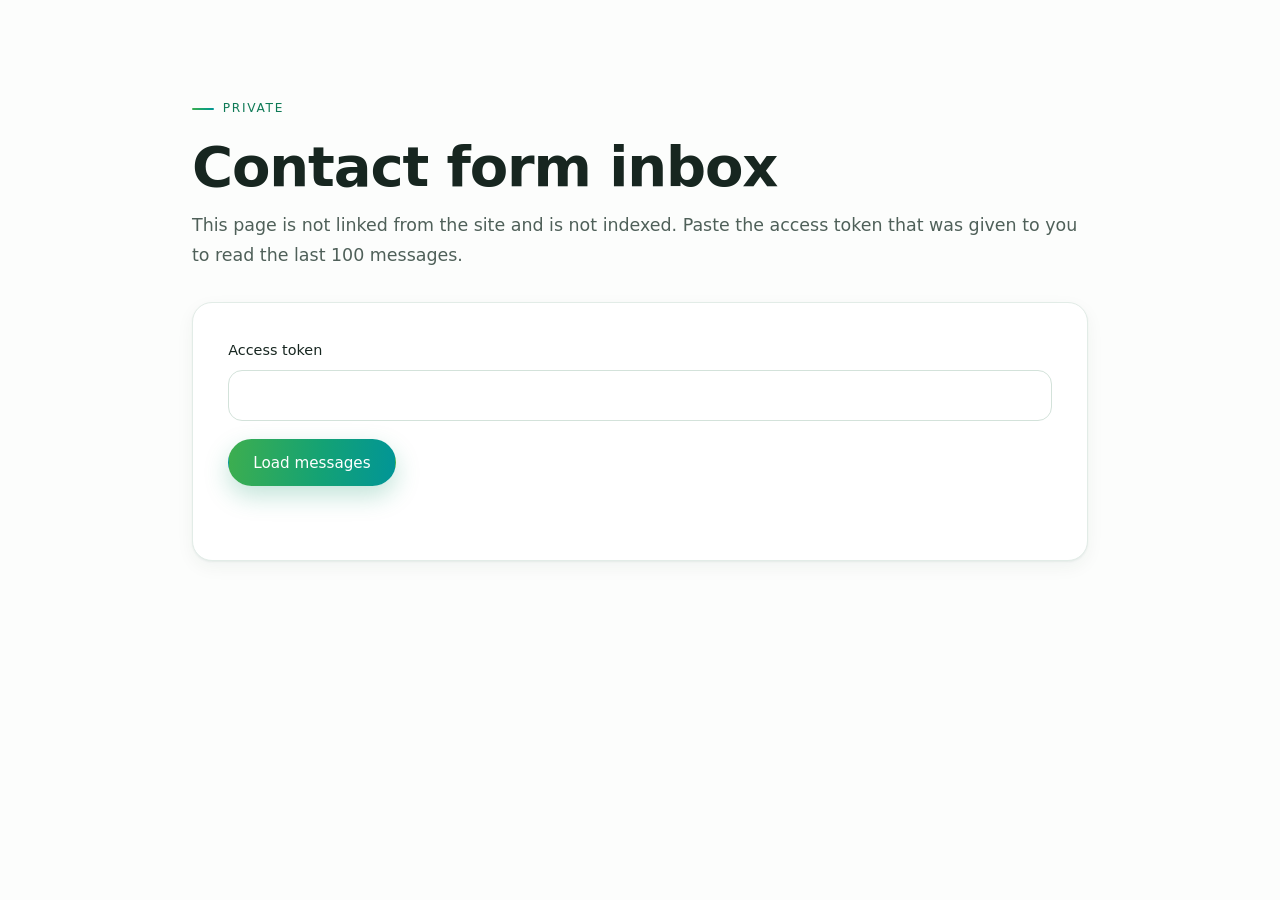
<file: inbox.html>
<!DOCTYPE html>
<html lang="en">
<head>
<meta charset="utf-8">
<meta name="viewport" content="width=device-width, initial-scale=1">
<title>Message inbox — Mialink Software LLC</title>
<meta name="robots" content="noindex, nofollow">
<meta name="mialink-api" content="https://site-815908cd9f0444d49cb2abbf60bc2dcc.freebuff.page">
<link rel="icon" href="assets/img/mialink-mark.svg" type="image/svg+xml">
<link rel="stylesheet" href="assets/css/site.css">
</head>
<body>
<main class="section" id="main">
  <div class="container" style="max-width:56rem">
    <p class="eyebrow">Private</p>
    <h1 style="margin-bottom:0.8rem">Contact form inbox</h1>
    <p class="lede" style="margin-bottom:2rem">This page is not linked from the site and is not indexed. Paste the access token that was given to you to read the last 100 messages.</p>

    <form id="inbox-form" class="contact-form" style="margin-bottom:2.4rem">
      <div class="field">
        <label for="token">Access token</label>
        <input id="token" name="token" type="password" autocomplete="off" required>
      </div>
      <div class="btn-row" style="margin-top:1rem">
        <button class="btn btn-primary" type="submit">Load messages</button>
      </div>
      <p class="form-status" id="inbox-status" role="status" aria-live="polite"></p>
    </form>

    <div id="inbox-list"></div>
  </div>
</main>

<script>
(function () {
  'use strict';
  var meta = document.querySelector('meta[name="mialink-api"]');
  var form = document.getElementById('inbox-form');
  var status = document.getElementById('inbox-status');
  var list = document.getElementById('inbox-list');

  function esc(value) {
    return String(value == null ? '' : value).replace(/[&<>"']/g, function (c) {
      return { '&': '&amp;', '<': '&lt;', '>': '&gt;', '"': '&quot;', "'": '&#39;' }[c];
    });
  }

  form.addEventListener('submit', function (event) {
    event.preventDefault();
    var token = form.token.value.trim();
    if (!token) return;
    status.textContent = 'Loading…';
    status.className = 'form-status';
    list.innerHTML = '';

    fetch((meta && meta.content ? meta.content.replace(/\/+$/, '') : '') + '/api/messages', { headers: { 'x-contact-token': token } })
      .then(function (response) {
        return response.json().catch(function () { return {}; }).then(function (data) {
          return { ok: response.ok, data: data };
        });
      })
      .then(function (result) {
        if (!result.ok) {
          status.textContent = result.data.error || 'Could not load messages.';
          status.className = 'form-status is-error';
          return;
        }
        var messages = result.data.messages || [];
        if (!messages.length) {
          status.textContent = 'No messages yet.';
          status.className = 'form-status';
          return;
        }
        status.textContent = messages.length + ' message' + (messages.length === 1 ? '' : 's') + '.';
        status.className = 'form-status is-success';
        list.innerHTML = messages.map(function (m) {
          return '<article class="note-box" style="margin-bottom:1.2rem">' +
            '<h4 style="margin-bottom:0.2rem">' + esc(m.name) + ' — <a href="mailto:' + esc(m.email) + '">' + esc(m.email) + '</a></h4>' +
            '<p class="kicker" style="margin-bottom:0.8rem">' + esc(new Date(m.created_at).toLocaleString()) + ' · ' + esc(m.topic) + '</p>' +
            '<p style="white-space:pre-wrap;margin:0">' + esc(m.message) + '</p>' +
            '</article>';
        }).join('');
      })
      .catch(function () {
        status.textContent = 'Could not load messages.';
        status.className = 'form-status is-error';
      });
  });
})();
</script>
</body>
</html>
</file>
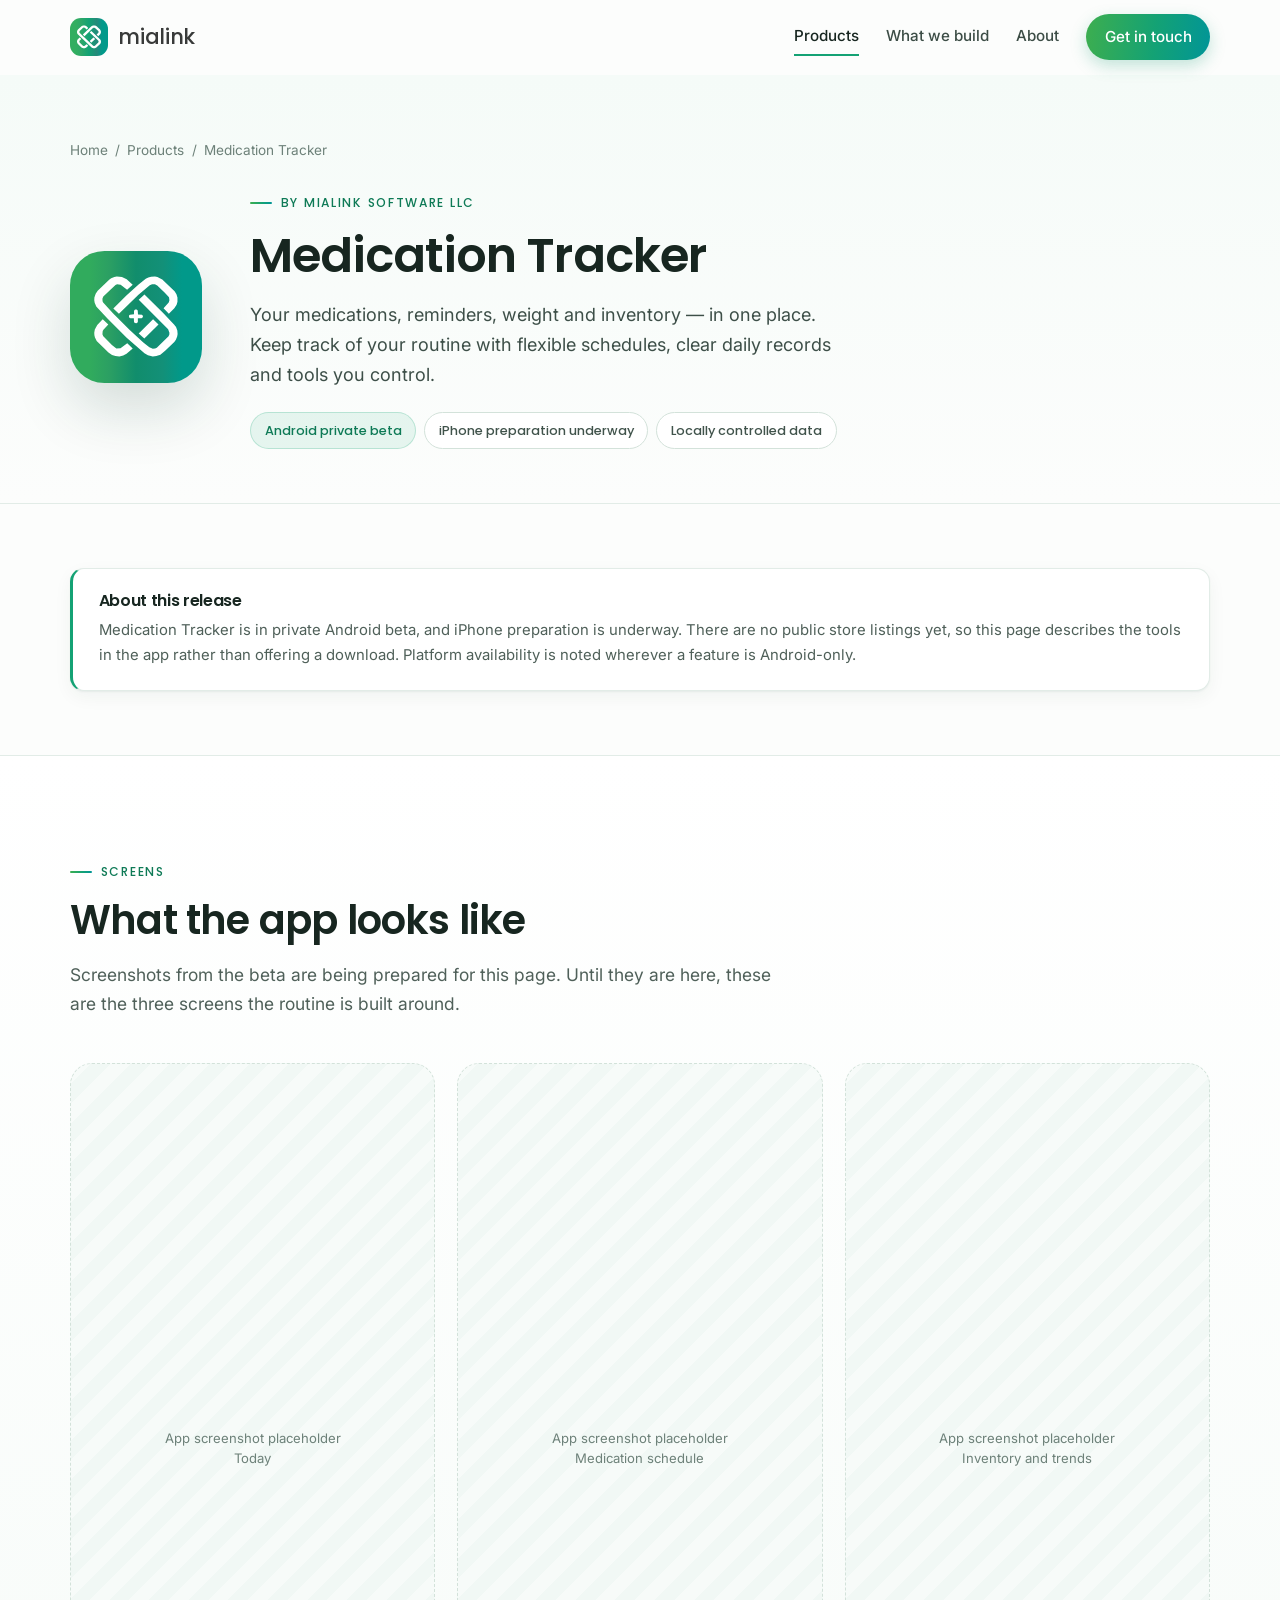
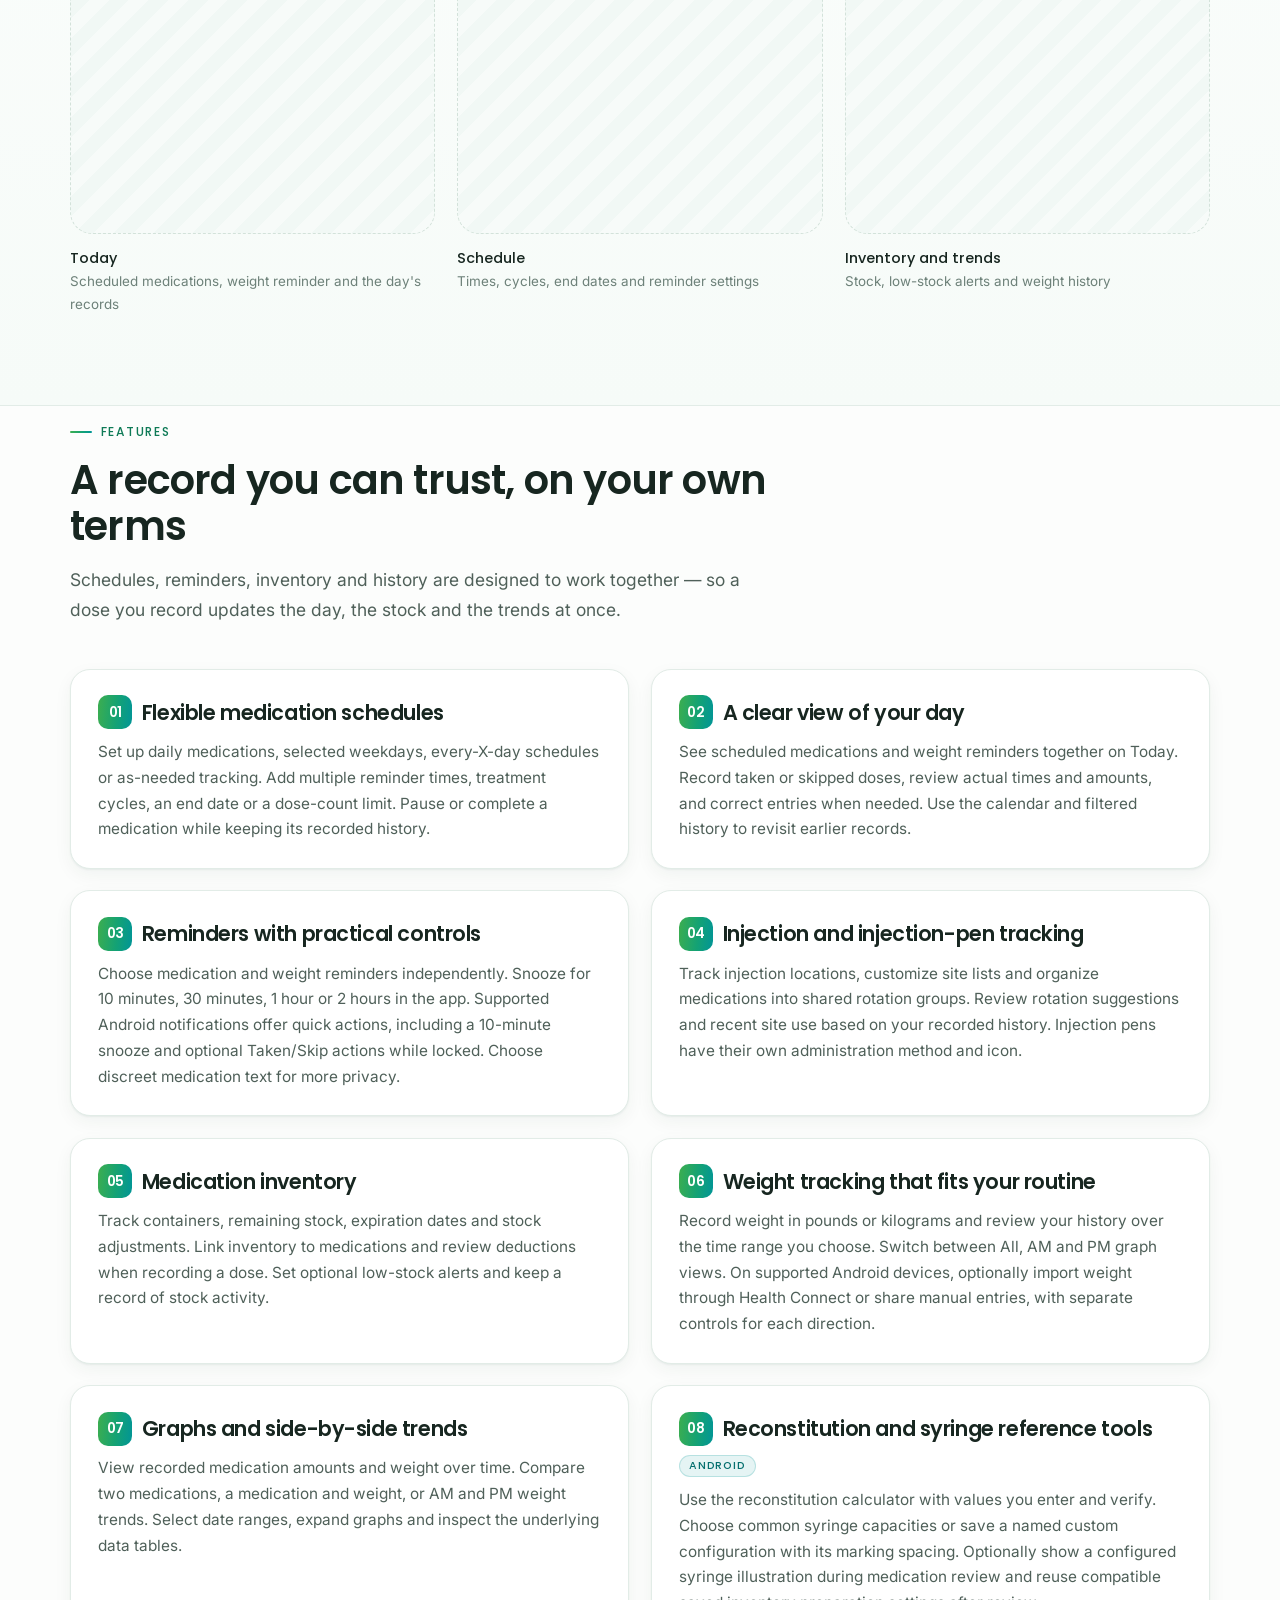
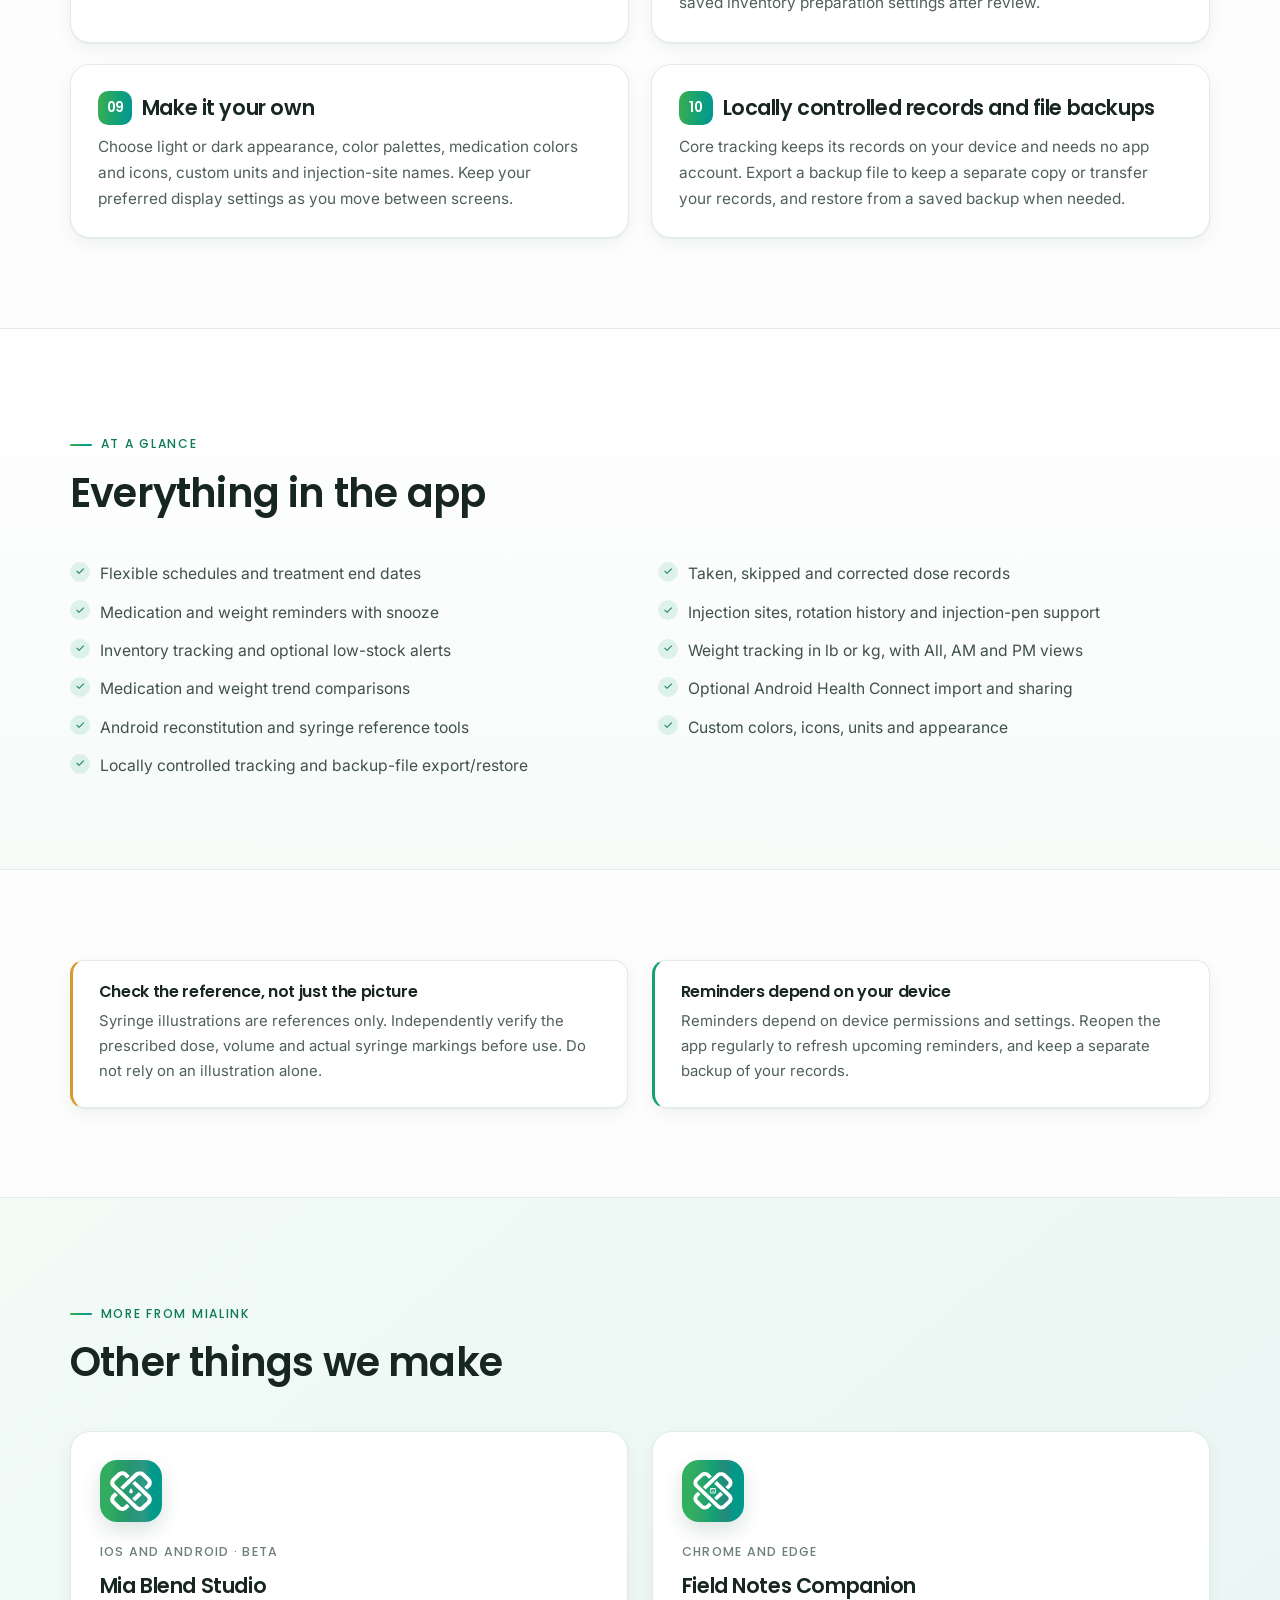
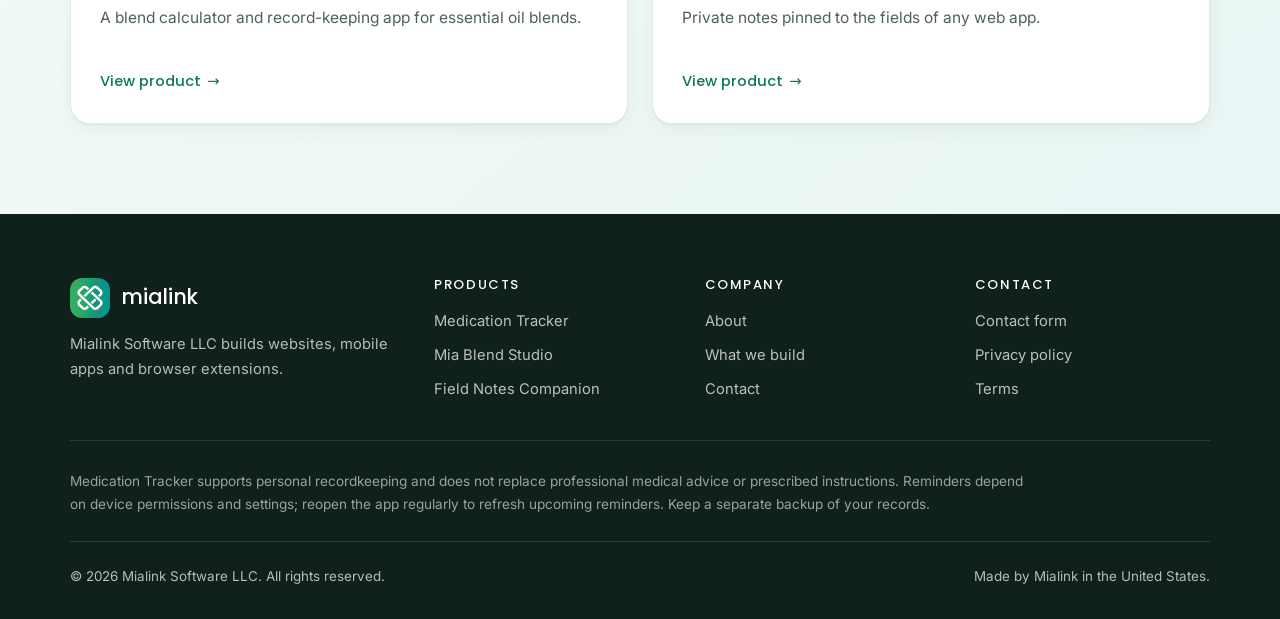
<file: medication-tracker.html>
<!DOCTYPE html>
<html lang="en">
<head>
<meta charset="utf-8">
<meta name="viewport" content="width=device-width, initial-scale=1">
<title>Medication Tracker — Mialink Software LLC</title>
<meta name="description" content="Medication Tracker by Mialink: flexible medication schedules, reminders, injection and pen tracking, inventory, weight tracking, graphs, locally controlled records and file backups.">
<meta name="theme-color" content="#14a274">
<meta property="og:title" content="Medication Tracker by Mialink">
<meta property="og:description" content="Your medications, reminders, weight and inventory — in one place.">
<meta property="og:type" content="website">
<meta property="og:image" content="assets/img/mialink-med-app.svg">
<link rel="icon" href="assets/img/mialink-mark.svg" type="image/svg+xml">
<link rel="preconnect" href="https://fonts.googleapis.com">
<link rel="preconnect" href="https://fonts.gstatic.com" crossorigin>
<link href="https://fonts.googleapis.com/css2?family=Inter:wght@400;500;600&family=Poppins:wght@300;400;500;600&display=swap" rel="stylesheet">
<link rel="stylesheet" href="assets/css/site.css">
<noscript><style>.reveal{opacity:1;transform:none}</style></noscript>
</head>
<body>
<a class="skip-link" href="#main">Skip to content</a>

<header class="site-header">
  <div class="container header-inner">
    <a class="brand" href="index.html" aria-label="Mialink home">
      <img src="assets/img/mialink-mark.svg" alt="" width="38" height="38">
      <span class="brand-name">mialink</span>
    </a>
    <button class="nav-toggle" type="button" aria-expanded="false" aria-controls="site-nav">
      <span class="nav-toggle-bars" aria-hidden="true"><span></span><span></span><span></span></span>
      Menu
    </button>
    <nav class="site-nav" id="site-nav" aria-label="Main">
      <a href="index.html#products" aria-current="page">Products</a>
      <a href="index.html#services">What we build</a>
      <a href="index.html#about">About</a>
      <a class="nav-cta" href="contact.html">Get in touch</a>
    </nav>
  </div>
</header>

<main id="main">

  <section class="product-hero">
    <div class="container">
      <p class="crumbs"><a href="index.html">Home</a><span>/</span><a href="index.html#products">Products</a><span>/</span>Medication Tracker</p>
      <div class="product-hero-inner">
        <img class="app-icon-lg" src="assets/img/mialink-med-app.svg" alt="Medication Tracker app icon" width="132" height="132">
        <div>
          <p class="eyebrow">By Mialink Software LLC</p>
          <h1>Medication Tracker</h1>
          <p class="tagline">Your medications, reminders, weight and inventory — in one place. Keep track of your routine with flexible schedules, clear daily records and tools you control.</p>
          <div class="chips">
            <span class="pill pill-tint">Android private beta</span>
            <span class="pill">iPhone preparation underway</span>
            <span class="pill">Locally controlled data</span>
          </div>
        </div>
      </div>
    </div>
  </section>

  <section class="section-tight">
    <div class="container">
      <div class="note-box reveal">
        <h4>About this release</h4>
        <p>Medication Tracker is in private Android beta, and iPhone preparation is underway. There are no public store listings yet, so this page describes the tools in the app rather than offering a download. Platform availability is noted wherever a feature is Android-only.</p>
      </div>
    </div>
  </section>

  <section class="section section-alt">
    <div class="container">
      <div class="section-head reveal">
        <p class="eyebrow">Screens</p>
        <h2>What the app looks like</h2>
        <p class="lede">Screenshots from the beta are being prepared for this page. Until they are here, these are the three screens the routine is built around.</p>
      </div>
      <div class="shot-grid three reveal">
        <div class="shot">
          <div class="shot-frame"><span>App screenshot placeholder<br>Today</span></div>
          <p class="shot-cap">Today<small>Scheduled medications, weight reminder and the day's records</small></p>
        </div>
        <div class="shot">
          <div class="shot-frame"><span>App screenshot placeholder<br>Medication schedule</span></div>
          <p class="shot-cap">Schedule<small>Times, cycles, end dates and reminder settings</small></p>
        </div>
        <div class="shot">
          <div class="shot-frame"><span>App screenshot placeholder<br>Inventory and trends</span></div>
          <p class="shot-cap">Inventory and trends<small>Stock, low-stock alerts and weight history</small></p>
        </div>
      </div>
    </div>
  </section>

  <section class="section" style="padding-top:0">
    <div class="container">
      <div class="section-head reveal">
        <p class="eyebrow">Features</p>
        <h2>A record you can trust, on your own terms</h2>
        <p class="lede">Schedules, reminders, inventory and history are designed to work together — so a dose you record updates the day, the stock and the trends at once.</p>
      </div>

      <div class="feature-grid">
        <article class="feature reveal">
          <h3><span class="feature-mark" aria-hidden="true">01</span> Flexible medication schedules</h3>
          <p>Set up daily medications, selected weekdays, every-X-day schedules or as-needed tracking. Add multiple reminder times, treatment cycles, an end date or a dose-count limit. Pause or complete a medication while keeping its recorded history.</p>
        </article>

        <article class="feature reveal">
          <h3><span class="feature-mark" aria-hidden="true">02</span> A clear view of your day</h3>
          <p>See scheduled medications and weight reminders together on Today. Record taken or skipped doses, review actual times and amounts, and correct entries when needed. Use the calendar and filtered history to revisit earlier records.</p>
        </article>

        <article class="feature reveal">
          <h3><span class="feature-mark" aria-hidden="true">03</span> Reminders with practical controls</h3>
          <p>Choose medication and weight reminders independently. Snooze for 10 minutes, 30 minutes, 1 hour or 2 hours in the app. Supported Android notifications offer quick actions, including a 10-minute snooze and optional Taken/Skip actions while locked. Choose discreet medication text for more privacy.</p>
        </article>

        <article class="feature reveal">
          <h3><span class="feature-mark" aria-hidden="true">04</span> Injection and injection-pen tracking</h3>
          <p>Track injection locations, customize site lists and organize medications into shared rotation groups. Review rotation suggestions and recent site use based on your recorded history. Injection pens have their own administration method and icon.</p>
        </article>

        <article class="feature reveal">
          <h3><span class="feature-mark" aria-hidden="true">05</span> Medication inventory</h3>
          <p>Track containers, remaining stock, expiration dates and stock adjustments. Link inventory to medications and review deductions when recording a dose. Set optional low-stock alerts and keep a record of stock activity.</p>
        </article>

        <article class="feature reveal">
          <h3><span class="feature-mark" aria-hidden="true">06</span> Weight tracking that fits your routine</h3>
          <p>Record weight in pounds or kilograms and review your history over the time range you choose. Switch between All, AM and PM graph views. On supported Android devices, optionally import weight through Health Connect or share manual entries, with separate controls for each direction.</p>
        </article>

        <article class="feature reveal">
          <h3><span class="feature-mark" aria-hidden="true">07</span> Graphs and side-by-side trends</h3>
          <p>View recorded medication amounts and weight over time. Compare two medications, a medication and weight, or AM and PM weight trends. Select date ranges, expand graphs and inspect the underlying data tables.</p>
        </article>

        <article class="feature reveal">
          <h3><span class="feature-mark" aria-hidden="true">08</span> Reconstitution and syringe reference tools <span class="tag">Android</span></h3>
          <p>Use the reconstitution calculator with values you enter and verify. Choose common syringe capacities or save a named custom configuration with its marking spacing. Optionally show a configured syringe illustration during medication review and reuse compatible saved inventory preparation settings after review.</p>
        </article>

        <article class="feature reveal">
          <h3><span class="feature-mark" aria-hidden="true">09</span> Make it your own</h3>
          <p>Choose light or dark appearance, color palettes, medication colors and icons, custom units and injection-site names. Keep your preferred display settings as you move between screens.</p>
        </article>

        <article class="feature reveal">
          <h3><span class="feature-mark" aria-hidden="true">10</span> Locally controlled records and file backups</h3>
          <p>Core tracking keeps its records on your device and needs no app account. Export a backup file to keep a separate copy or transfer your records, and restore from a saved backup when needed.</p>
        </article>
      </div>
    </div>
  </section>

  <section class="section section-alt">
    <div class="container">
      <div class="section-head reveal">
        <p class="eyebrow">At a glance</p>
        <h2>Everything in the app</h2>
      </div>
      <ul class="check-list reveal">
        <li>Flexible schedules and treatment end dates</li>
        <li>Taken, skipped and corrected dose records</li>
        <li>Medication and weight reminders with snooze</li>
        <li>Injection sites, rotation history and injection-pen support</li>
        <li>Inventory tracking and optional low-stock alerts</li>
        <li>Weight tracking in lb or kg, with All, AM and PM views</li>
        <li>Medication and weight trend comparisons</li>
        <li>Optional Android Health Connect import and sharing</li>
        <li>Android reconstitution and syringe reference tools</li>
        <li>Custom colors, icons, units and appearance</li>
        <li>Locally controlled tracking and backup-file export/restore</li>
      </ul>
    </div>
  </section>

  <section class="section">
    <div class="container">
      <div class="card-grid cols-2">
        <div class="note-box warn reveal">
          <h4>Check the reference, not just the picture</h4>
          <p>Syringe illustrations are references only. Independently verify the prescribed dose, volume and actual syringe markings before use. Do not rely on an illustration alone.</p>
        </div>
        <div class="note-box reveal">
          <h4>Reminders depend on your device</h4>
          <p>Reminders depend on device permissions and settings. Reopen the app regularly to refresh upcoming reminders, and keep a separate backup of your records.</p>
        </div>
      </div>
    </div>
  </section>

  <section class="section section-mint">
    <div class="container">
      <div class="section-head reveal">
        <p class="eyebrow">More from Mialink</p>
        <h2>Other things we make</h2>
      </div>
      <div class="card-grid cols-2">
        <article class="product-card reveal">
          <img class="app-icon" src="assets/img/mia-blend-studio-app.svg" alt="Mia Blend Studio app icon" width="62" height="62">
          <p class="kicker">iOS and Android · beta</p>
          <h3>Mia Blend Studio</h3>
          <p>A blend calculator and record-keeping app for essential oil blends.</p>
          <div class="card-foot" style="margin-top:1.2rem">
            <a class="text-link" href="mia-blend-studio.html">View product</a>
          </div>
        </article>
        <article class="product-card reveal">
          <img class="app-icon" src="assets/img/field-notes.svg" alt="Field Notes Companion icon" width="62" height="62">
          <p class="kicker">Chrome and Edge</p>
          <h3>Field Notes Companion</h3>
          <p>Private notes pinned to the fields of any web app.</p>
          <div class="card-foot" style="margin-top:1.2rem">
            <a class="text-link" href="field-notes.html">View product</a>
          </div>
        </article>
      </div>
    </div>
  </section>

</main>

<footer class="site-footer">
  <div class="container">
    <div class="footer-top">
      <div>
        <div class="footer-brand">
          <img src="assets/img/mialink-mark.svg" alt="" width="40" height="40">
          <span>mialink</span>
        </div>
        <p style="margin:0;max-width:22rem">Mialink Software LLC builds websites, mobile apps and browser extensions.</p>
      </div>
      <div>
        <h4>Products</h4>
        <ul>
          <li><a href="medication-tracker.html">Medication Tracker</a></li>
          <li><a href="mia-blend-studio.html">Mia Blend Studio</a></li>
          <li><a href="field-notes.html">Field Notes Companion</a></li>
        </ul>
      </div>
      <div>
        <h4>Company</h4>
        <ul>
          <li><a href="index.html#about">About</a></li>
          <li><a href="index.html#services">What we build</a></li>
          <li><a href="contact.html">Contact</a></li>
        </ul>
      </div>
      <div>
        <h4>Contact</h4>
        <ul>
          <li><a href="contact.html">Contact form</a></li>
          <li><a href="privacy.html">Privacy policy</a></li>
          <li><a href="terms.html">Terms</a></li>
        </ul>
      </div>
    </div>
    <div class="footer-note">
      <p>Medication Tracker supports personal recordkeeping and does not replace professional medical advice or prescribed instructions. Reminders depend on device permissions and settings; reopen the app regularly to refresh upcoming reminders. Keep a separate backup of your records.</p>
    </div>
    <div class="footer-bottom">
      <span>© <span id="year">2026</span> Mialink Software LLC. All rights reserved.</span>
      <span>Made by Mialink in the United States.</span>
    </div>
  </div>
</footer>

<script src="assets/js/site.js"></script>
</body>
</html>
</file>
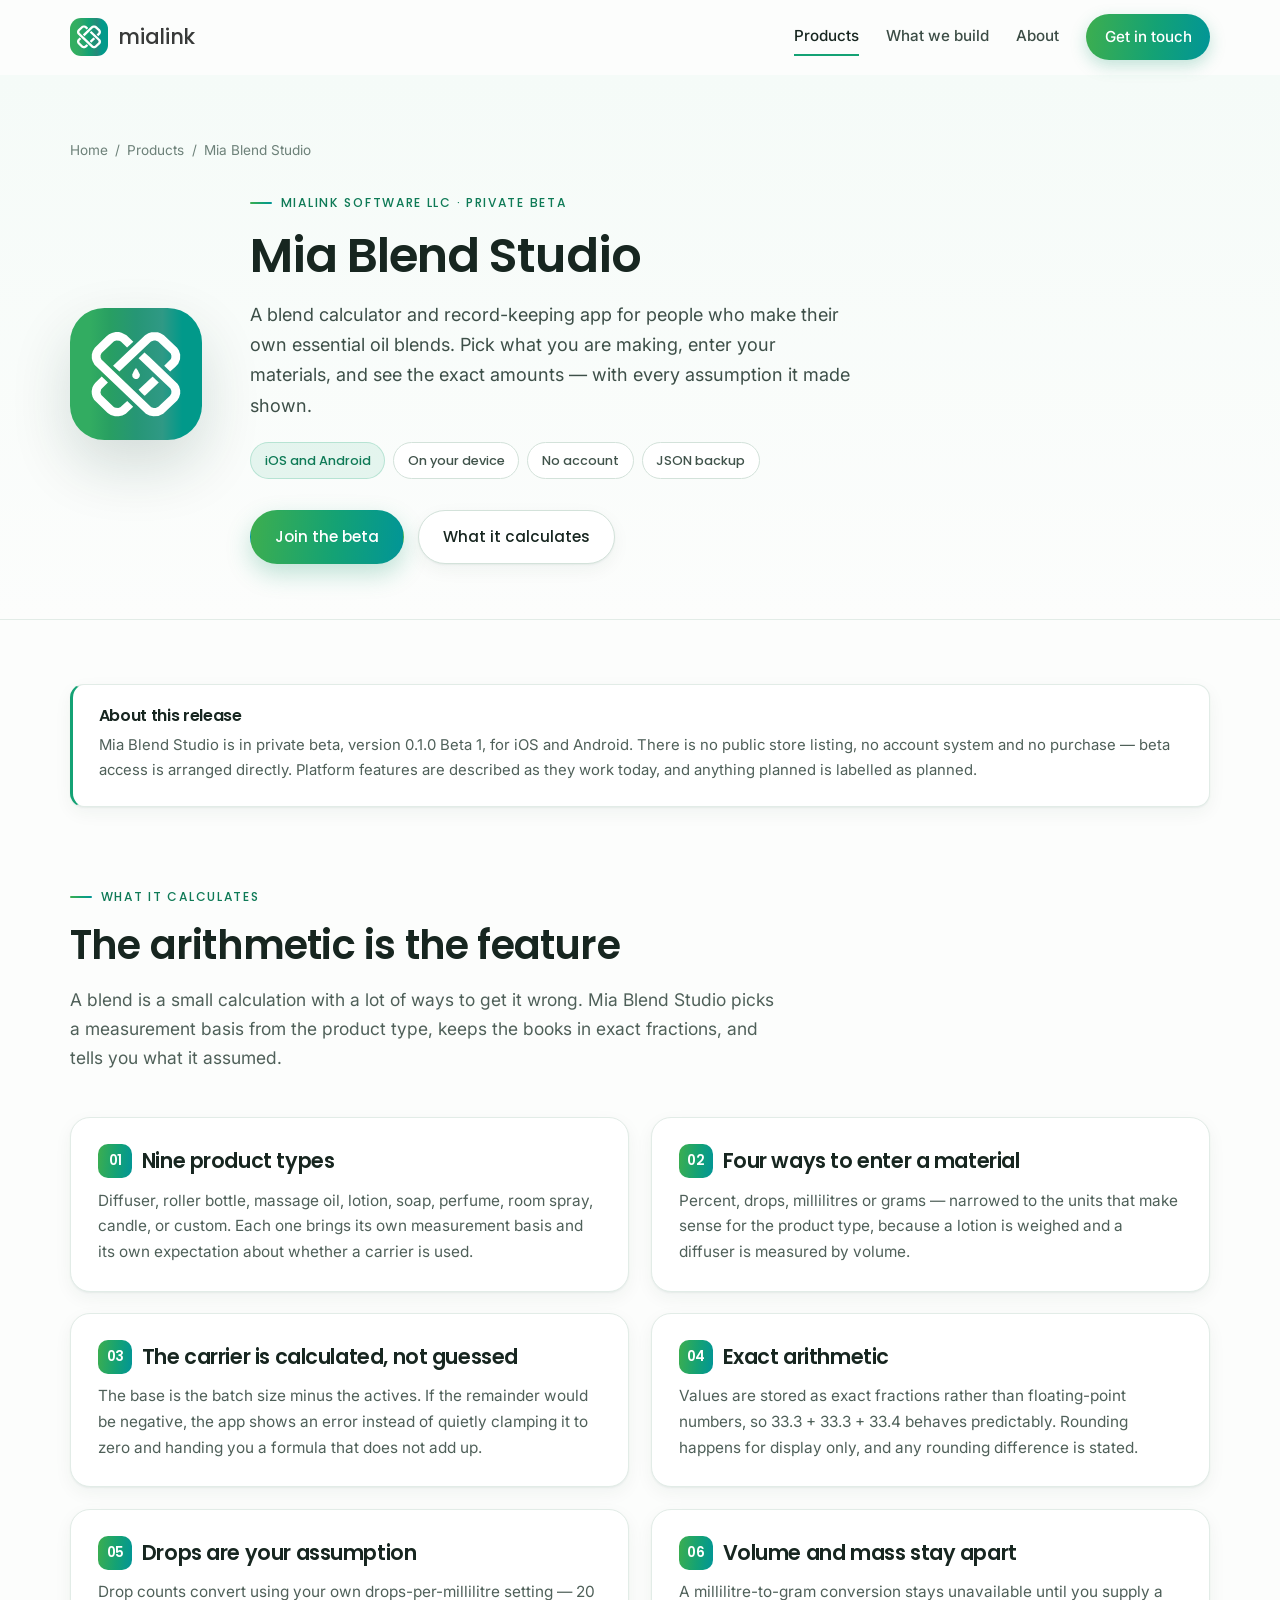
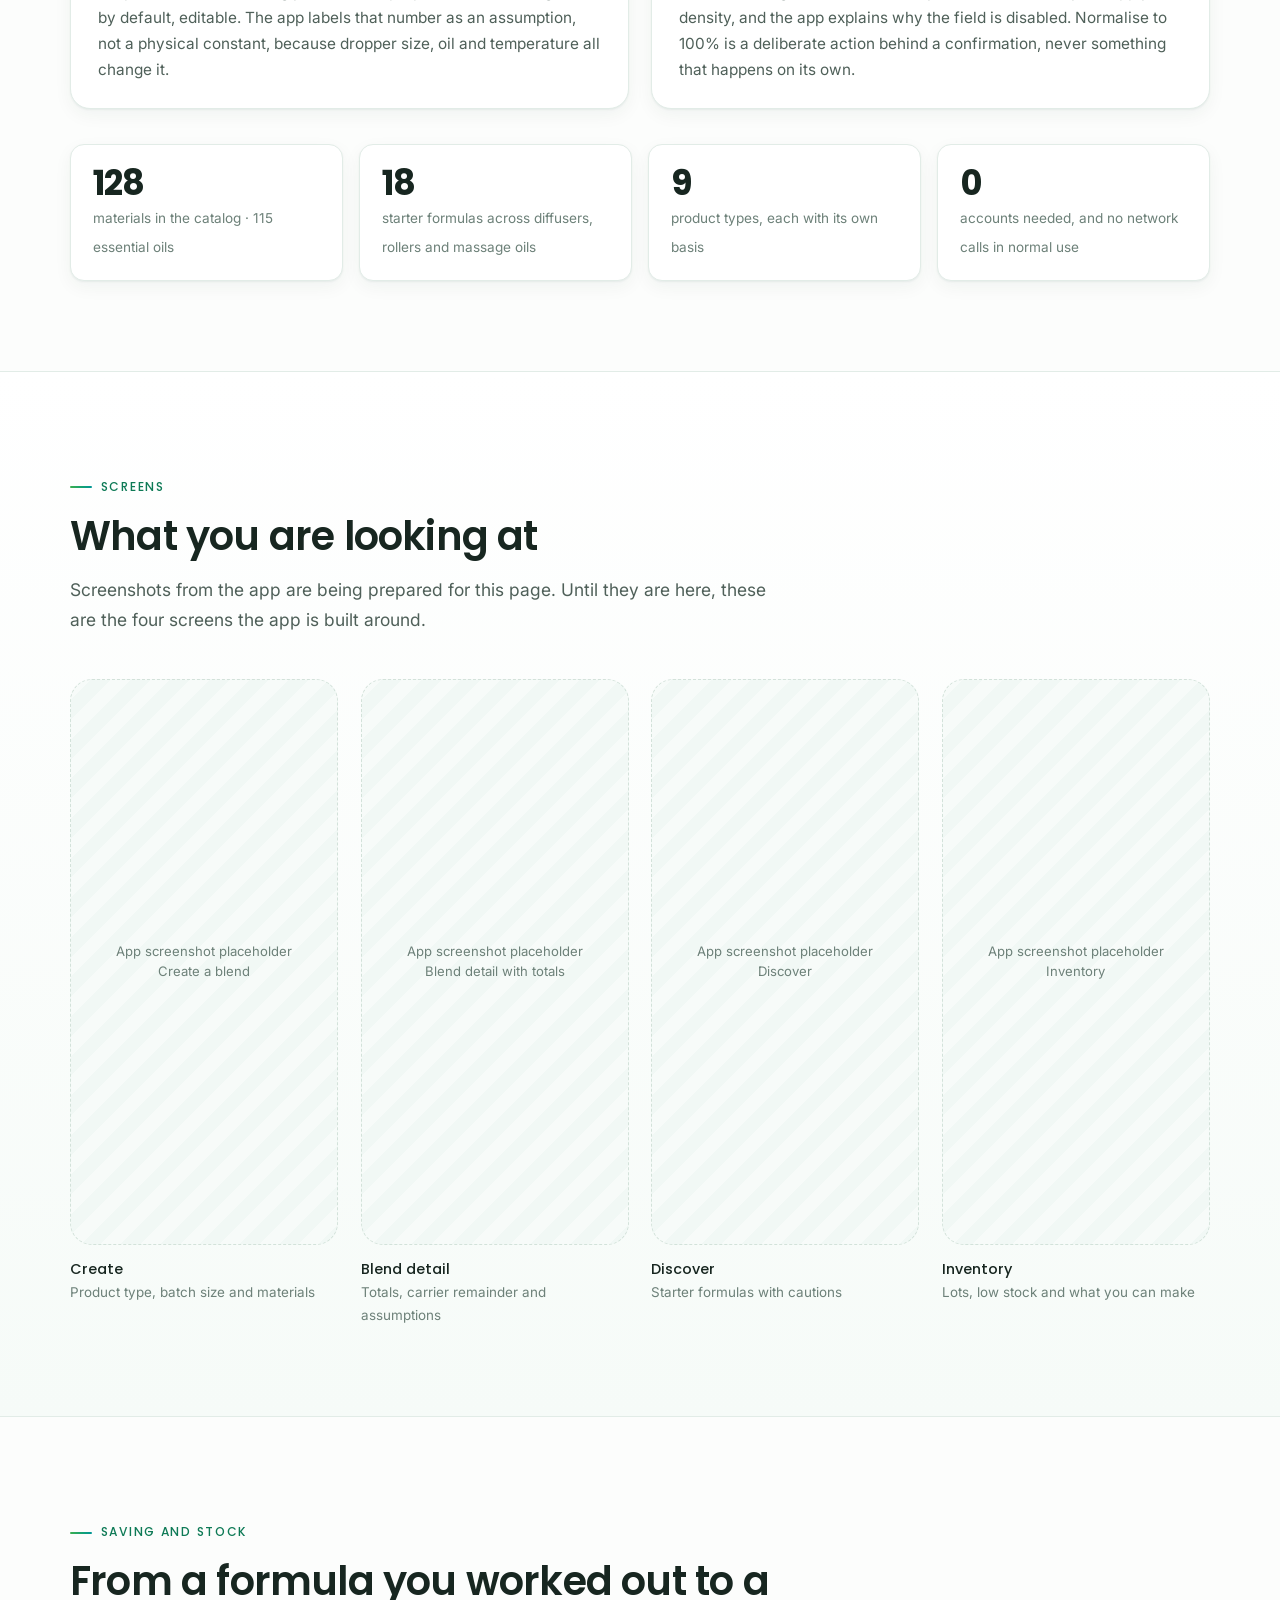
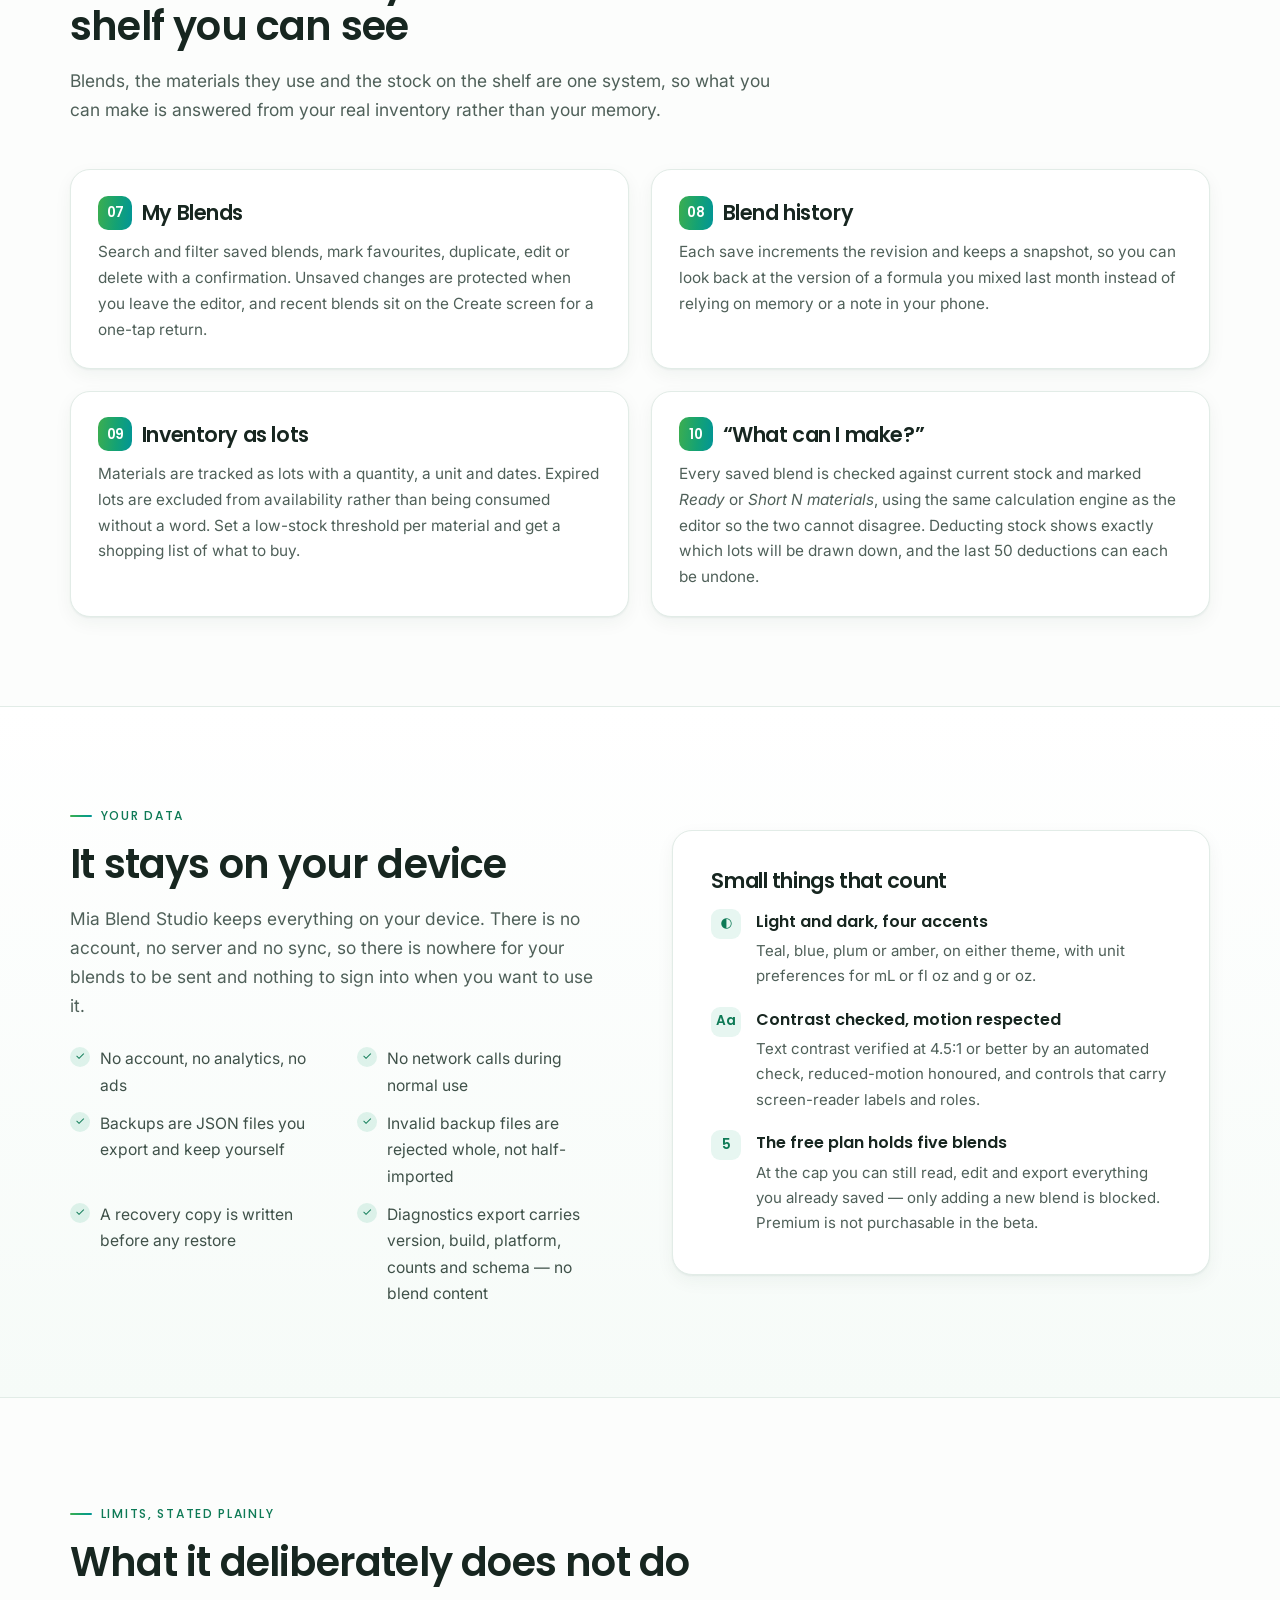
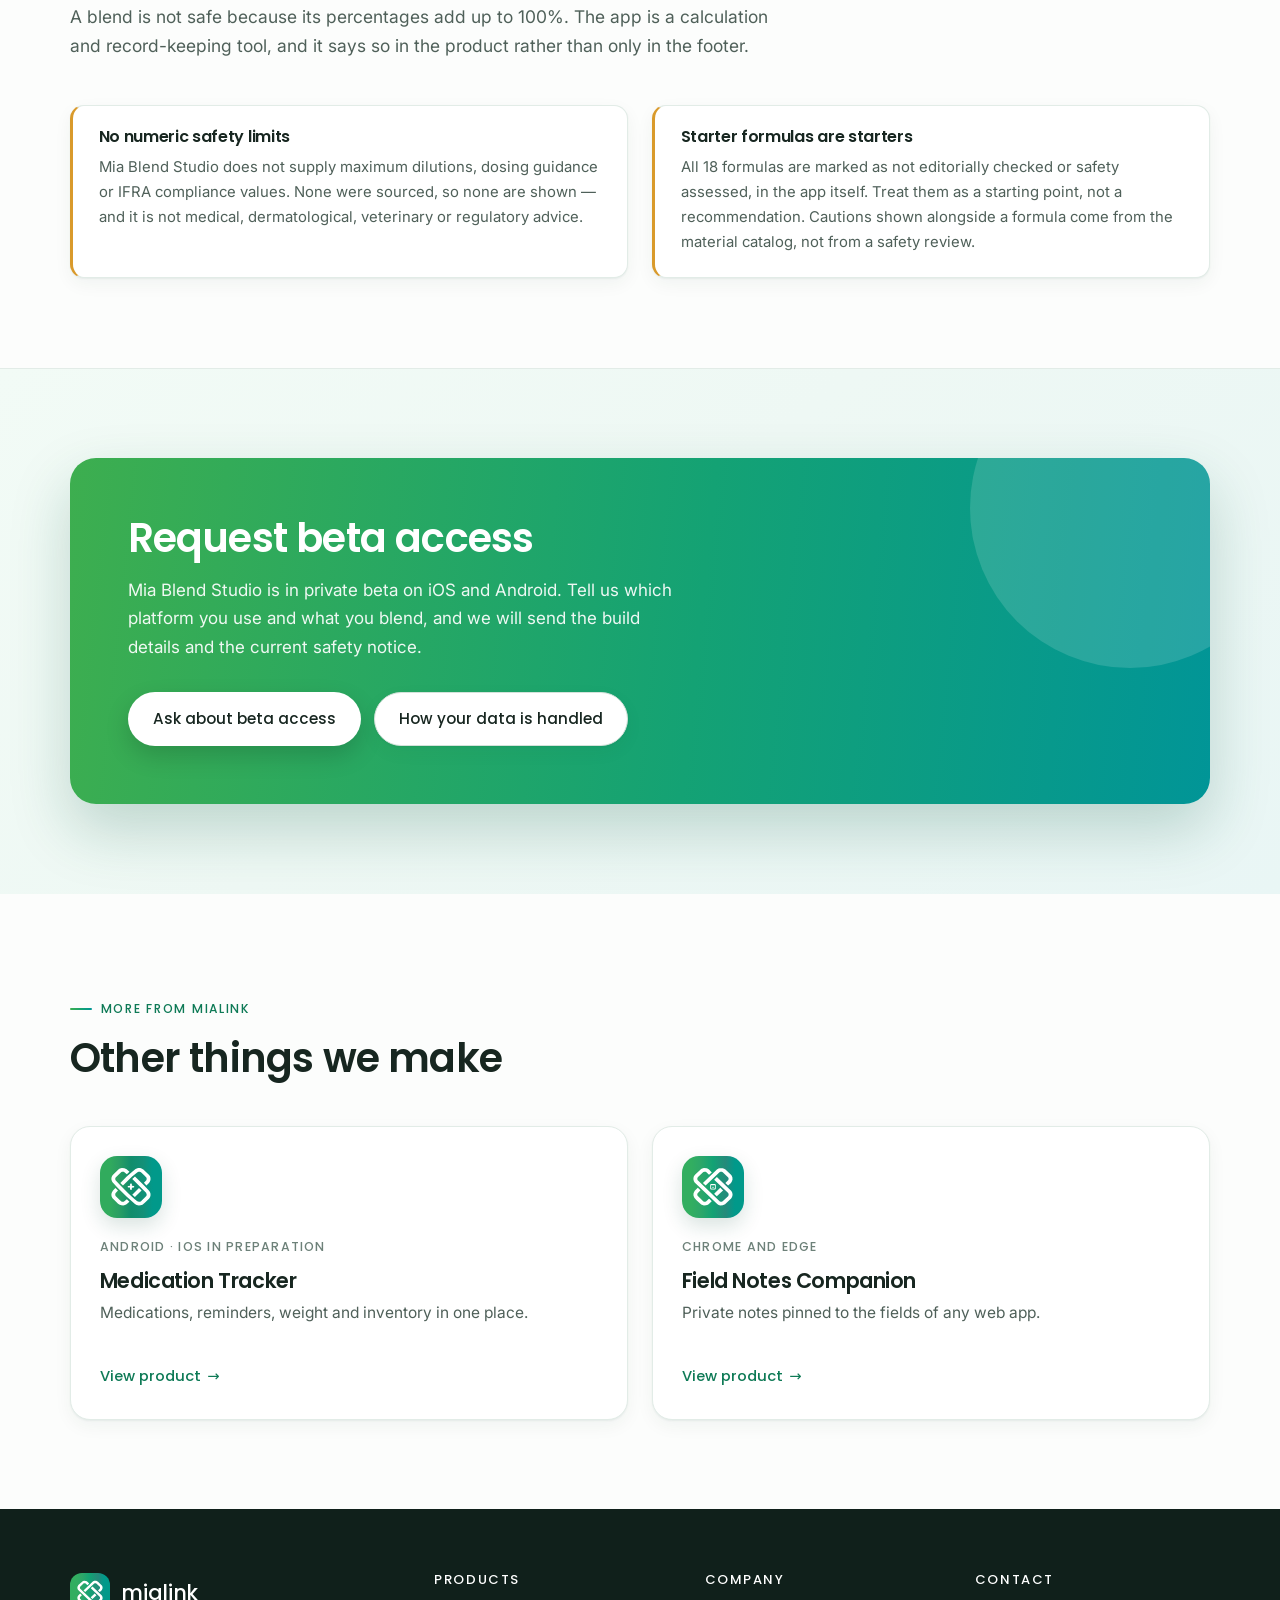
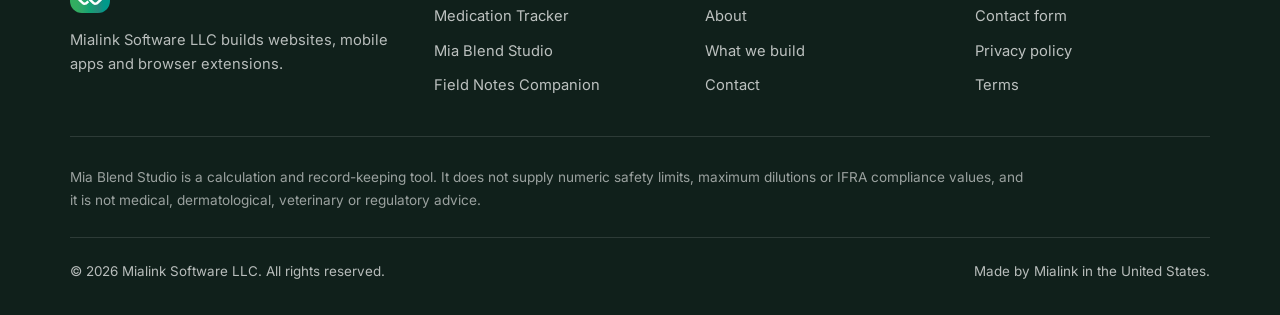
<file: mia-blend-studio.html>
<!DOCTYPE html>
<html lang="en">
<head>
<meta charset="utf-8">
<meta name="viewport" content="width=device-width, initial-scale=1">
<title>Mia Blend Studio — a blend calculator by Mialink</title>
<meta name="description" content="Mia Blend Studio is a blend calculator and record-keeping app for people who make their own essential oil blends. Exact arithmetic, carrier calculated, everything stored on your device.">
<meta name="theme-color" content="#01998a">
<meta property="og:title" content="Mia Blend Studio">
<meta property="og:description" content="A blend calculator and record-keeping app for people who make their own essential oil blends.">
<meta property="og:type" content="website">
<meta property="og:image" content="assets/img/mia-blend-studio-app.svg">
<link rel="icon" href="assets/img/mialink-mark.svg" type="image/svg+xml">
<link rel="preconnect" href="https://fonts.googleapis.com">
<link rel="preconnect" href="https://fonts.gstatic.com" crossorigin>
<link href="https://fonts.googleapis.com/css2?family=Inter:wght@400;500;600&family=Poppins:wght@300;400;500;600&display=swap" rel="stylesheet">
<link rel="stylesheet" href="assets/css/site.css">
<noscript><style>.reveal{opacity:1;transform:none}</style></noscript>
</head>
<body>
<a class="skip-link" href="#main">Skip to content</a>

<header class="site-header">
  <div class="container header-inner">
    <a class="brand" href="index.html" aria-label="Mialink home">
      <img src="assets/img/mialink-mark.svg" alt="" width="38" height="38">
      <span class="brand-name">mialink</span>
    </a>
    <button class="nav-toggle" type="button" aria-expanded="false" aria-controls="site-nav">
      <span class="nav-toggle-bars" aria-hidden="true"><span></span><span></span><span></span></span>
      Menu
    </button>
    <nav class="site-nav" id="site-nav" aria-label="Main">
      <a href="index.html#products" aria-current="page">Products</a>
      <a href="index.html#services">What we build</a>
      <a href="index.html#about">About</a>
      <a class="nav-cta" href="contact.html">Get in touch</a>
    </nav>
  </div>
</header>

<main id="main">

  <section class="product-hero">
    <div class="container">
      <p class="crumbs"><a href="index.html">Home</a><span>/</span><a href="index.html#products">Products</a><span>/</span>Mia Blend Studio</p>
      <div class="product-hero-inner">
        <img class="app-icon-lg" src="assets/img/mia-blend-studio-app.svg" alt="Mia Blend Studio app icon" width="132" height="132">
        <div>
          <p class="eyebrow">Mialink Software LLC · Private beta</p>
          <h1>Mia Blend Studio</h1>
          <p class="tagline">A blend calculator and record-keeping app for people who make their own essential oil blends. Pick what you are making, enter your materials, and see the exact amounts — with every assumption it made shown.</p>
          <div class="chips">
            <span class="pill pill-tint">iOS and Android</span>
            <span class="pill">On your device</span>
            <span class="pill">No account</span>
            <span class="pill">JSON backup</span>
          </div>
          <div class="btn-row">
            <a class="btn btn-primary" href="contact.html?topic=mia-beta">Join the beta</a>
            <a class="btn btn-ghost" href="#calculates">What it calculates</a>
          </div>
        </div>
      </div>
    </div>
  </section>

  <section class="section-tight">
    <div class="container">
      <div class="note-box reveal">
        <h4>About this release</h4>
        <p>Mia Blend Studio is in private beta, version 0.1.0 Beta 1, for iOS and Android. There is no public store listing, no account system and no purchase — beta access is arranged directly. Platform features are described as they work today, and anything planned is labelled as planned.</p>
      </div>
    </div>
  </section>

  <section class="section" style="padding-top:0" id="calculates">
    <div class="container">
      <div class="section-head reveal">
        <p class="eyebrow">What it calculates</p>
        <h2>The arithmetic is the feature</h2>
        <p class="lede">A blend is a small calculation with a lot of ways to get it wrong. Mia Blend Studio picks a measurement basis from the product type, keeps the books in exact fractions, and tells you what it assumed.</p>
      </div>

      <div class="feature-grid">
        <article class="feature reveal">
          <h3><span class="feature-mark" aria-hidden="true">01</span> Nine product types</h3>
          <p>Diffuser, roller bottle, massage oil, lotion, soap, perfume, room spray, candle, or custom. Each one brings its own measurement basis and its own expectation about whether a carrier is used.</p>
        </article>

        <article class="feature reveal">
          <h3><span class="feature-mark" aria-hidden="true">02</span> Four ways to enter a material</h3>
          <p>Percent, drops, millilitres or grams — narrowed to the units that make sense for the product type, because a lotion is weighed and a diffuser is measured by volume.</p>
        </article>

        <article class="feature reveal">
          <h3><span class="feature-mark" aria-hidden="true">03</span> The carrier is calculated, not guessed</h3>
          <p>The base is the batch size minus the actives. If the remainder would be negative, the app shows an error instead of quietly clamping it to zero and handing you a formula that does not add up.</p>
        </article>

        <article class="feature reveal">
          <h3><span class="feature-mark" aria-hidden="true">04</span> Exact arithmetic</h3>
          <p>Values are stored as exact fractions rather than floating-point numbers, so 33.3 + 33.3 + 33.4 behaves predictably. Rounding happens for display only, and any rounding difference is stated.</p>
        </article>

        <article class="feature reveal">
          <h3><span class="feature-mark" aria-hidden="true">05</span> Drops are your assumption</h3>
          <p>Drop counts convert using your own drops-per-millilitre setting — 20 by default, editable. The app labels that number as an assumption, not a physical constant, because dropper size, oil and temperature all change it.</p>
        </article>

        <article class="feature reveal">
          <h3><span class="feature-mark" aria-hidden="true">06</span> Volume and mass stay apart</h3>
          <p>A millilitre-to-gram conversion stays unavailable until you supply a density, and the app explains why the field is disabled. Normalise to 100% is a deliberate action behind a confirmation, never something that happens on its own.</p>
        </article>
      </div>

      <div class="stat-grid reveal" style="margin-top:2.2rem">
        <div class="stat"><b>128</b><span>materials in the catalog · 115 essential oils</span></div>
        <div class="stat"><b>18</b><span>starter formulas across diffusers, rollers and massage oils</span></div>
        <div class="stat"><b>9</b><span>product types, each with its own basis</span></div>
        <div class="stat"><b>0</b><span>accounts needed, and no network calls in normal use</span></div>
      </div>
    </div>
  </section>

  <section class="section section-alt">
    <div class="container">
      <div class="section-head reveal">
        <p class="eyebrow">Screens</p>
        <h2>What you are looking at</h2>
        <p class="lede">Screenshots from the app are being prepared for this page. Until they are here, these are the four screens the app is built around.</p>
      </div>
      <div class="shot-grid reveal">
        <div class="shot">
          <div class="shot-frame"><span>App screenshot placeholder<br>Create a blend</span></div>
          <p class="shot-cap">Create<small>Product type, batch size and materials</small></p>
        </div>
        <div class="shot">
          <div class="shot-frame"><span>App screenshot placeholder<br>Blend detail with totals</span></div>
          <p class="shot-cap">Blend detail<small>Totals, carrier remainder and assumptions</small></p>
        </div>
        <div class="shot">
          <div class="shot-frame"><span>App screenshot placeholder<br>Discover</span></div>
          <p class="shot-cap">Discover<small>Starter formulas with cautions</small></p>
        </div>
        <div class="shot">
          <div class="shot-frame"><span>App screenshot placeholder<br>Inventory</span></div>
          <p class="shot-cap">Inventory<small>Lots, low stock and what you can make</small></p>
        </div>
      </div>
    </div>
  </section>

  <section class="section">
    <div class="container">
      <div class="section-head reveal">
        <p class="eyebrow">Saving and stock</p>
        <h2>From a formula you worked out to a shelf you can see</h2>
        <p class="lede">Blends, the materials they use and the stock on the shelf are one system, so what you can make is answered from your real inventory rather than your memory.</p>
      </div>

      <div class="feature-grid">
        <article class="feature reveal">
          <h3><span class="feature-mark" aria-hidden="true">07</span> My Blends</h3>
          <p>Search and filter saved blends, mark favourites, duplicate, edit or delete with a confirmation. Unsaved changes are protected when you leave the editor, and recent blends sit on the Create screen for a one-tap return.</p>
        </article>

        <article class="feature reveal">
          <h3><span class="feature-mark" aria-hidden="true">08</span> Blend history</h3>
          <p>Each save increments the revision and keeps a snapshot, so you can look back at the version of a formula you mixed last month instead of relying on memory or a note in your phone.</p>
        </article>

        <article class="feature reveal">
          <h3><span class="feature-mark" aria-hidden="true">09</span> Inventory as lots</h3>
          <p>Materials are tracked as lots with a quantity, a unit and dates. Expired lots are excluded from availability rather than being consumed without a word. Set a low-stock threshold per material and get a shopping list of what to buy.</p>
        </article>

        <article class="feature reveal">
          <h3><span class="feature-mark" aria-hidden="true">10</span> “What can I make?”</h3>
          <p>Every saved blend is checked against current stock and marked <em>Ready</em> or <em>Short N materials</em>, using the same calculation engine as the editor so the two cannot disagree. Deducting stock shows exactly which lots will be drawn down, and the last 50 deductions can each be undone.</p>
        </article>
      </div>
    </div>
  </section>

  <section class="section section-alt">
    <div class="container">
      <div class="split">
        <div class="reveal">
          <p class="eyebrow">Your data</p>
          <h2>It stays on your device</h2>
          <p class="lede" style="margin-top:1rem">Mia Blend Studio keeps everything on your device. There is no account, no server and no sync, so there is nowhere for your blends to be sent and nothing to sign into when you want to use it.</p>
          <ul class="check-list reveal" style="margin-top:1.6rem">
            <li>No account, no analytics, no ads</li>
            <li>No network calls during normal use</li>
            <li>Backups are JSON files you export and keep yourself</li>
            <li>Invalid backup files are rejected whole, not half-imported</li>
            <li>A recovery copy is written before any restore</li>
            <li>Diagnostics export carries version, build, platform, counts and schema — no blend content</li>
          </ul>
        </div>
        <div class="split-panel reveal">
          <h3 style="margin-bottom:1rem">Small things that count</h3>
          <ul class="value-list">
            <li>
              <span class="bullet" aria-hidden="true">◐</span>
              <div>
                <strong>Light and dark, four accents</strong>
                <p>Teal, blue, plum or amber, on either theme, with unit preferences for mL or fl oz and g or oz.</p>
              </div>
            </li>
            <li>
              <span class="bullet" aria-hidden="true">Aa</span>
              <div>
                <strong>Contrast checked, motion respected</strong>
                <p>Text contrast verified at 4.5:1 or better by an automated check, reduced-motion honoured, and controls that carry screen-reader labels and roles.</p>
              </div>
            </li>
            <li>
              <span class="bullet" aria-hidden="true">5</span>
              <div>
                <strong>The free plan holds five blends</strong>
                <p>At the cap you can still read, edit and export everything you already saved — only adding a new blend is blocked. Premium is not purchasable in the beta.</p>
              </div>
            </li>
          </ul>
        </div>
      </div>
    </div>
  </section>

  <section class="section">
    <div class="container">
      <div class="section-head reveal">
        <p class="eyebrow">Limits, stated plainly</p>
        <h2>What it deliberately does not do</h2>
        <p class="lede">A blend is not safe because its percentages add up to 100%. The app is a calculation and record-keeping tool, and it says so in the product rather than only in the footer.</p>
      </div>
      <div class="card-grid cols-2">
        <div class="note-box warn reveal">
          <h4>No numeric safety limits</h4>
          <p>Mia Blend Studio does not supply maximum dilutions, dosing guidance or IFRA compliance values. None were sourced, so none are shown — and it is not medical, dermatological, veterinary or regulatory advice.</p>
        </div>
        <div class="note-box warn reveal">
          <h4>Starter formulas are starters</h4>
          <p>All 18 formulas are marked as not editorially checked or safety assessed, in the app itself. Treat them as a starting point, not a recommendation. Cautions shown alongside a formula come from the material catalog, not from a safety review.</p>
        </div>
      </div>
    </div>
  </section>

  <section class="section section-mint">
    <div class="container">
      <div class="cta-band reveal">
        <h2>Request beta access</h2>
        <p>Mia Blend Studio is in private beta on iOS and Android. Tell us which platform you use and what you blend, and we will send the build details and the current safety notice.</p>
        <div class="btn-row">
          <a class="btn btn-on-dark" href="contact.html?topic=mia-beta">Ask about beta access</a>
          <a class="btn btn-ghost" href="privacy.html">How your data is handled</a>
        </div>
      </div>
    </div>
  </section>

  <section class="section">
    <div class="container">
      <div class="section-head reveal">
        <p class="eyebrow">More from Mialink</p>
        <h2>Other things we make</h2>
      </div>
      <div class="card-grid cols-2">
        <article class="product-card reveal">
          <img class="app-icon" src="assets/img/mialink-med-app.svg" alt="Medication Tracker app icon" width="62" height="62">
          <p class="kicker">Android · iOS in preparation</p>
          <h3>Medication Tracker</h3>
          <p>Medications, reminders, weight and inventory in one place.</p>
          <div class="card-foot" style="margin-top:1.2rem">
            <a class="text-link" href="medication-tracker.html">View product</a>
          </div>
        </article>
        <article class="product-card reveal">
          <img class="app-icon" src="assets/img/field-notes.svg" alt="Field Notes Companion icon" width="62" height="62">
          <p class="kicker">Chrome and Edge</p>
          <h3>Field Notes Companion</h3>
          <p>Private notes pinned to the fields of any web app.</p>
          <div class="card-foot" style="margin-top:1.2rem">
            <a class="text-link" href="field-notes.html">View product</a>
          </div>
        </article>
      </div>
    </div>
  </section>

</main>

<footer class="site-footer">
  <div class="container">
    <div class="footer-top">
      <div>
        <div class="footer-brand">
          <img src="assets/img/mialink-mark.svg" alt="" width="40" height="40">
          <span>mialink</span>
        </div>
        <p style="margin:0;max-width:22rem">Mialink Software LLC builds websites, mobile apps and browser extensions.</p>
      </div>
      <div>
        <h4>Products</h4>
        <ul>
          <li><a href="medication-tracker.html">Medication Tracker</a></li>
          <li><a href="mia-blend-studio.html">Mia Blend Studio</a></li>
          <li><a href="field-notes.html">Field Notes Companion</a></li>
        </ul>
      </div>
      <div>
        <h4>Company</h4>
        <ul>
          <li><a href="index.html#about">About</a></li>
          <li><a href="index.html#services">What we build</a></li>
          <li><a href="contact.html">Contact</a></li>
        </ul>
      </div>
      <div>
        <h4>Contact</h4>
        <ul>
          <li><a href="contact.html">Contact form</a></li>
          <li><a href="privacy.html">Privacy policy</a></li>
          <li><a href="terms.html">Terms</a></li>
        </ul>
      </div>
    </div>
    <div class="footer-note">
      <p>Mia Blend Studio is a calculation and record-keeping tool. It does not supply numeric safety limits, maximum dilutions or IFRA compliance values, and it is not medical, dermatological, veterinary or regulatory advice.</p>
    </div>
    <div class="footer-bottom">
      <span>© <span id="year">2026</span> Mialink Software LLC. All rights reserved.</span>
      <span>Made by Mialink in the United States.</span>
    </div>
  </div>
</footer>

<script src="assets/js/site.js"></script>
</body>
</html>
</file>
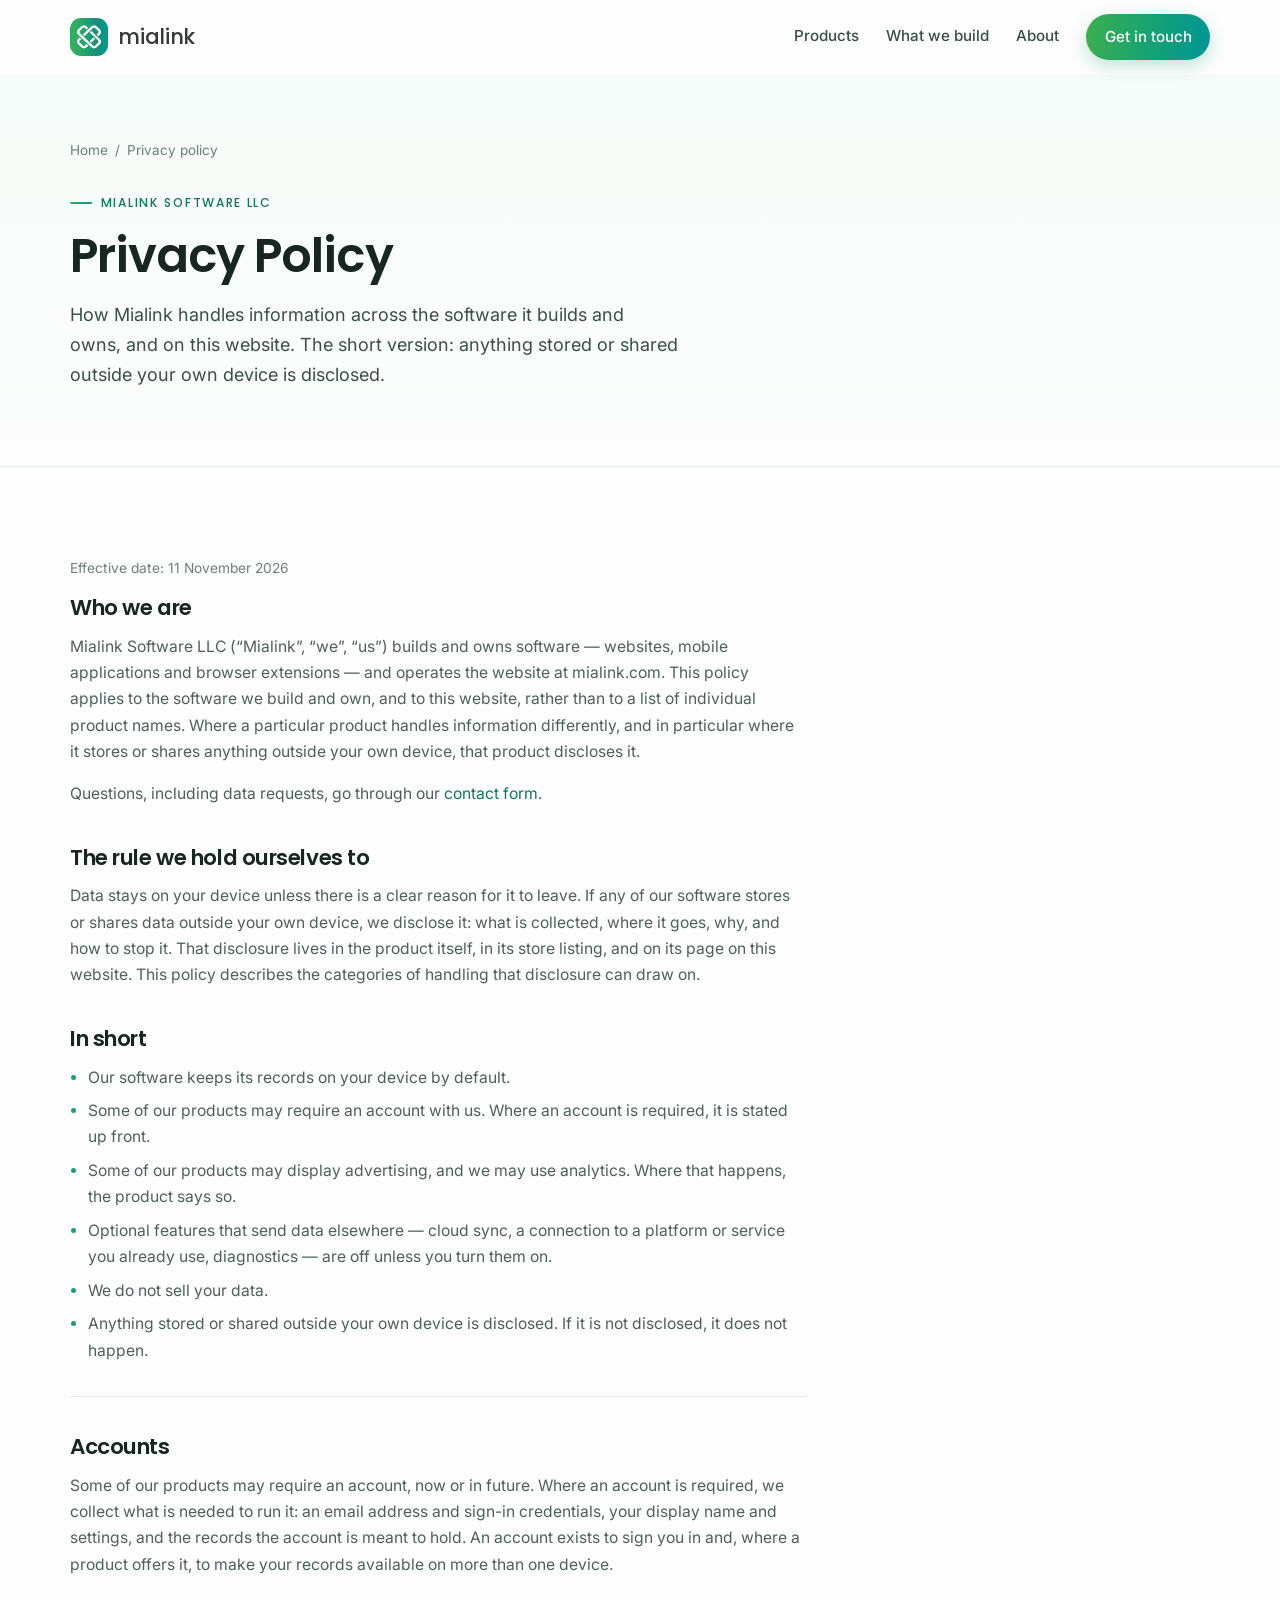
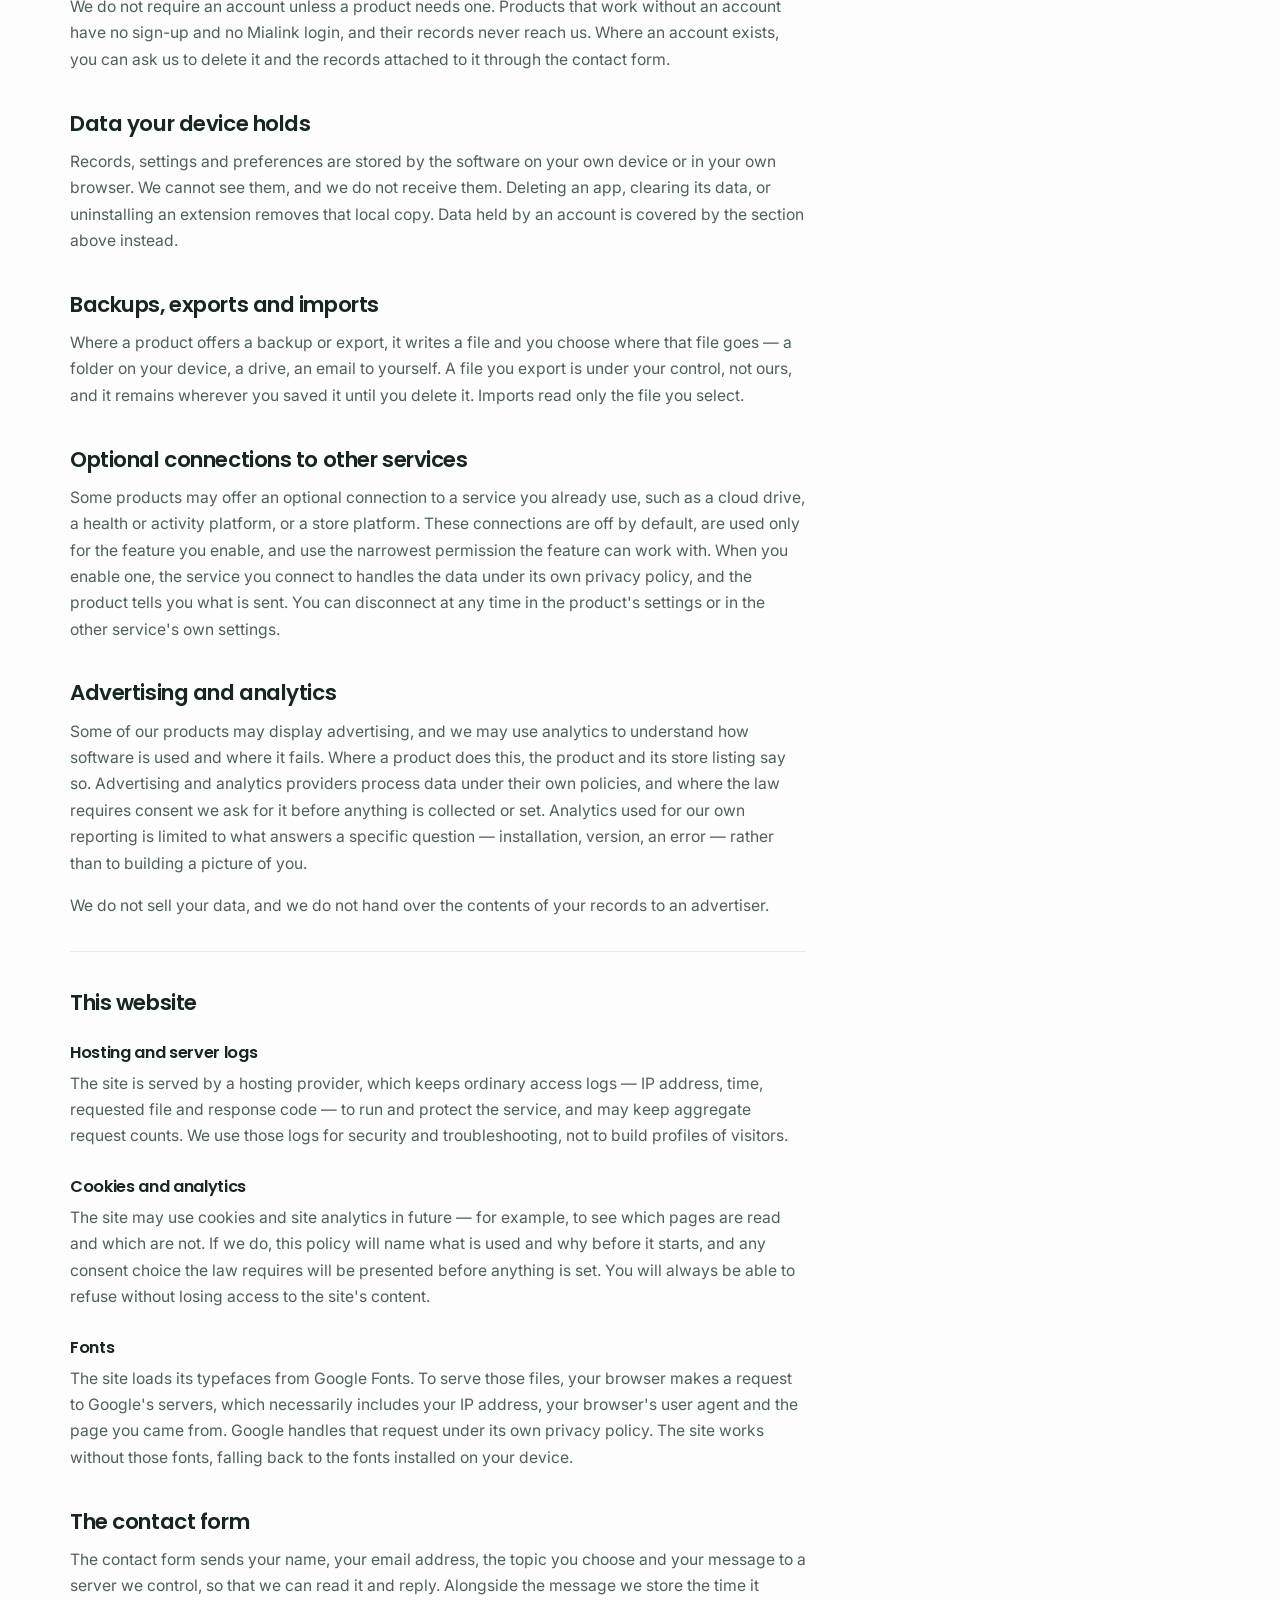
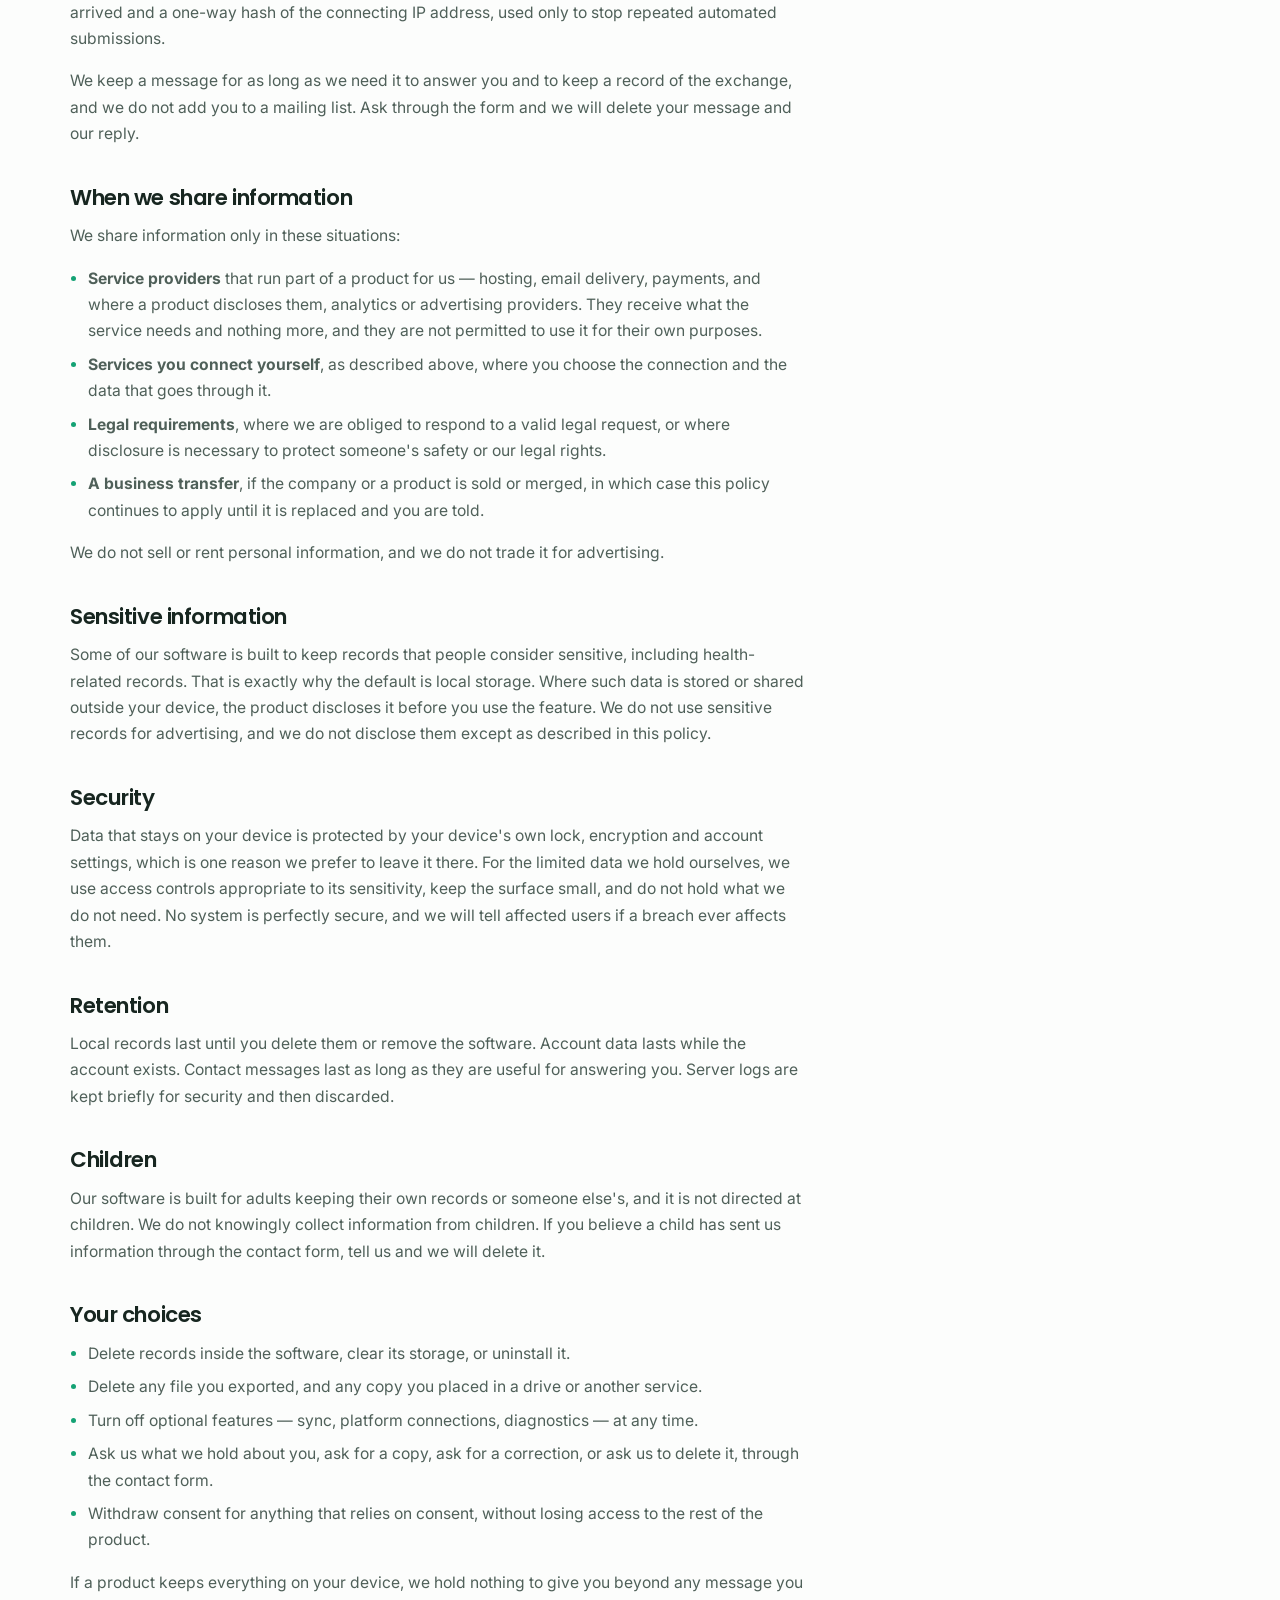
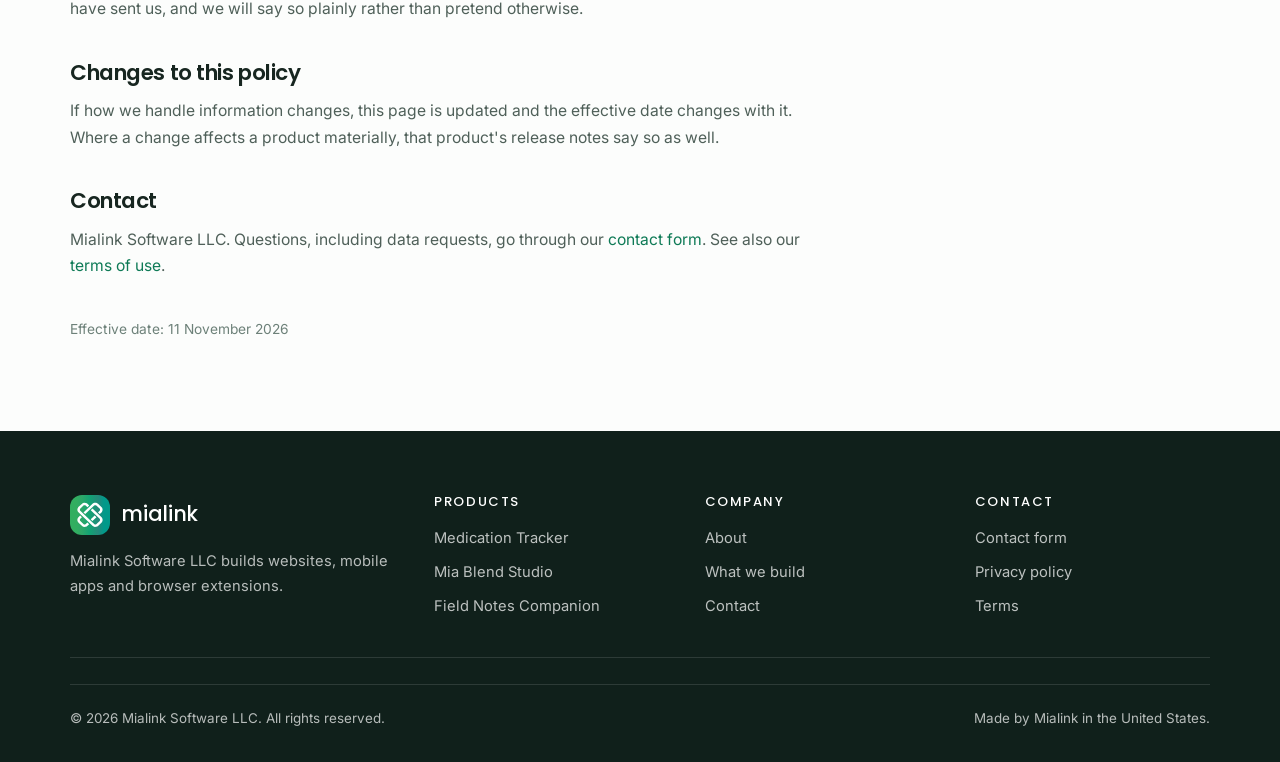
<file: privacy.html>
<!DOCTYPE html>
<html lang="en">
<head>
<meta charset="utf-8">
<meta name="viewport" content="width=device-width, initial-scale=1">
<title>Privacy Policy — Mialink Software LLC</title>
<meta name="description" content="How Mialink Software LLC handles information across the software it builds and owns, and on this website. Anything stored or shared outside your own device is disclosed.">
<meta name="theme-color" content="#01998a">
<meta name="robots" content="index, follow">
<link rel="icon" href="assets/img/mialink-mark.svg" type="image/svg+xml">
<link rel="preconnect" href="https://fonts.googleapis.com">
<link rel="preconnect" href="https://fonts.gstatic.com" crossorigin>
<link href="https://fonts.googleapis.com/css2?family=Inter:wght@400;500;600&family=Poppins:wght@300;400;500;600&display=swap" rel="stylesheet">
<link rel="stylesheet" href="assets/css/site.css">
<noscript><style>.reveal{opacity:1;transform:none}</style></noscript>
</head>
<body>
<a class="skip-link" href="#main">Skip to content</a>

<header class="site-header">
  <div class="container header-inner">
    <a class="brand" href="index.html" aria-label="Mialink home">
      <img src="assets/img/mialink-mark.svg" alt="" width="38" height="38">
      <span class="brand-name">mialink</span>
    </a>
    <button class="nav-toggle" type="button" aria-expanded="false" aria-controls="site-nav">
      <span class="nav-toggle-bars" aria-hidden="true"><span></span><span></span><span></span></span>
      Menu
    </button>
    <nav class="site-nav" id="site-nav" aria-label="Main">
      <a href="index.html#products">Products</a>
      <a href="index.html#services">What we build</a>
      <a href="index.html#about">About</a>
      <a class="nav-cta" href="contact.html">Get in touch</a>
    </nav>
  </div>
</header>

<main id="main">

  <section class="product-hero">
    <div class="container">
      <p class="crumbs"><a href="index.html">Home</a><span>/</span>Privacy policy</p>
      <div class="product-hero-inner">
        <div>
          <p class="eyebrow">Mialink Software LLC</p>
          <h1>Privacy Policy</h1>
          <p class="tagline">How Mialink handles information across the software it builds and owns, and on this website. The short version: anything stored or shared outside your own device is disclosed.</p>
        </div>
      </div>
    </div>
  </section>

  <section class="section">
    <div class="container">
      <div class="prose">

        <p class="meta">Effective date: 11 November 2026</p>

        <h2>Who we are</h2>
        <p>Mialink Software LLC (“Mialink”, “we”, “us”) builds and owns software — websites, mobile applications and browser extensions — and operates the website at mialink.com. This policy applies to the software we build and own, and to this website, rather than to a list of individual product names. Where a particular product handles information differently, and in particular where it stores or shares anything outside your own device, that product discloses it.</p>
        <p>Questions, including data requests, go through our <a href="contact.html">contact form</a>.</p>

        <h2>The rule we hold ourselves to</h2>
        <p>Data stays on your device unless there is a clear reason for it to leave. If any of our software stores or shares data outside your own device, we disclose it: what is collected, where it goes, why, and how to stop it. That disclosure lives in the product itself, in its store listing, and on its page on this website. This policy describes the categories of handling that disclosure can draw on.</p>

        <h2>In short</h2>
        <ul>
          <li>Our software keeps its records on your device by default.</li>
          <li>Some of our products may require an account with us. Where an account is required, it is stated up front.</li>
          <li>Some of our products may display advertising, and we may use analytics. Where that happens, the product says so.</li>
          <li>Optional features that send data elsewhere — cloud sync, a connection to a platform or service you already use, diagnostics — are off unless you turn them on.</li>
          <li>We do not sell your data.</li>
          <li>Anything stored or shared outside your own device is disclosed. If it is not disclosed, it does not happen.</li>
        </ul>

        <hr>

        <h2>Accounts</h2>
        <p>Some of our products may require an account, now or in future. Where an account is required, we collect what is needed to run it: an email address and sign-in credentials, your display name and settings, and the records the account is meant to hold. An account exists to sign you in and, where a product offers it, to make your records available on more than one device.</p>
        <p>We do not require an account unless a product needs one. Products that work without an account have no sign-up and no Mialink login, and their records never reach us. Where an account exists, you can ask us to delete it and the records attached to it through the contact form.</p>

        <h2>Data your device holds</h2>
        <p>Records, settings and preferences are stored by the software on your own device or in your own browser. We cannot see them, and we do not receive them. Deleting an app, clearing its data, or uninstalling an extension removes that local copy. Data held by an account is covered by the section above instead.</p>

        <h2>Backups, exports and imports</h2>
        <p>Where a product offers a backup or export, it writes a file and you choose where that file goes — a folder on your device, a drive, an email to yourself. A file you export is under your control, not ours, and it remains wherever you saved it until you delete it. Imports read only the file you select.</p>

        <h2>Optional connections to other services</h2>
        <p>Some products may offer an optional connection to a service you already use, such as a cloud drive, a health or activity platform, or a store platform. These connections are off by default, are used only for the feature you enable, and use the narrowest permission the feature can work with. When you enable one, the service you connect to handles the data under its own privacy policy, and the product tells you what is sent. You can disconnect at any time in the product's settings or in the other service's own settings.</p>

        <h2>Advertising and analytics</h2>
        <p>Some of our products may display advertising, and we may use analytics to understand how software is used and where it fails. Where a product does this, the product and its store listing say so. Advertising and analytics providers process data under their own policies, and where the law requires consent we ask for it before anything is collected or set. Analytics used for our own reporting is limited to what answers a specific question — installation, version, an error — rather than to building a picture of you.</p>
        <p>We do not sell your data, and we do not hand over the contents of your records to an advertiser.</p>

        <hr>

        <h2>This website</h2>
        <h3>Hosting and server logs</h3>
        <p>The site is served by a hosting provider, which keeps ordinary access logs — IP address, time, requested file and response code — to run and protect the service, and may keep aggregate request counts. We use those logs for security and troubleshooting, not to build profiles of visitors.</p>
        <h3>Cookies and analytics</h3>
        <p>The site may use cookies and site analytics in future — for example, to see which pages are read and which are not. If we do, this policy will name what is used and why before it starts, and any consent choice the law requires will be presented before anything is set. You will always be able to refuse without losing access to the site's content.</p>
        <h3>Fonts</h3>
        <p>The site loads its typefaces from Google Fonts. To serve those files, your browser makes a request to Google's servers, which necessarily includes your IP address, your browser's user agent and the page you came from. Google handles that request under its own privacy policy. The site works without those fonts, falling back to the fonts installed on your device.</p>

        <h2>The contact form</h2>
        <p>The contact form sends your name, your email address, the topic you choose and your message to a server we control, so that we can read it and reply. Alongside the message we store the time it arrived and a one-way hash of the connecting IP address, used only to stop repeated automated submissions.</p>
        <p>We keep a message for as long as we need it to answer you and to keep a record of the exchange, and we do not add you to a mailing list. Ask through the form and we will delete your message and our reply.</p>

        <h2>When we share information</h2>
        <p>We share information only in these situations:</p>
        <ul>
          <li><strong>Service providers</strong> that run part of a product for us — hosting, email delivery, payments, and where a product discloses them, analytics or advertising providers. They receive what the service needs and nothing more, and they are not permitted to use it for their own purposes.</li>
          <li><strong>Services you connect yourself</strong>, as described above, where you choose the connection and the data that goes through it.</li>
          <li><strong>Legal requirements</strong>, where we are obliged to respond to a valid legal request, or where disclosure is necessary to protect someone's safety or our legal rights.</li>
          <li><strong>A business transfer</strong>, if the company or a product is sold or merged, in which case this policy continues to apply until it is replaced and you are told.</li>
        </ul>
        <p>We do not sell or rent personal information, and we do not trade it for advertising.</p>

        <h2>Sensitive information</h2>
        <p>Some of our software is built to keep records that people consider sensitive, including health-related records. That is exactly why the default is local storage. Where such data is stored or shared outside your device, the product discloses it before you use the feature. We do not use sensitive records for advertising, and we do not disclose them except as described in this policy.</p>

        <h2>Security</h2>
        <p>Data that stays on your device is protected by your device's own lock, encryption and account settings, which is one reason we prefer to leave it there. For the limited data we hold ourselves, we use access controls appropriate to its sensitivity, keep the surface small, and do not hold what we do not need. No system is perfectly secure, and we will tell affected users if a breach ever affects them.</p>

        <h2>Retention</h2>
        <p>Local records last until you delete them or remove the software. Account data lasts while the account exists. Contact messages last as long as they are useful for answering you. Server logs are kept briefly for security and then discarded.</p>

        <h2>Children</h2>
        <p>Our software is built for adults keeping their own records or someone else's, and it is not directed at children. We do not knowingly collect information from children. If you believe a child has sent us information through the contact form, tell us and we will delete it.</p>

        <h2>Your choices</h2>
        <ul>
          <li>Delete records inside the software, clear its storage, or uninstall it.</li>
          <li>Delete any file you exported, and any copy you placed in a drive or another service.</li>
          <li>Turn off optional features — sync, platform connections, diagnostics — at any time.</li>
          <li>Ask us what we hold about you, ask for a copy, ask for a correction, or ask us to delete it, through the contact form.</li>
          <li>Withdraw consent for anything that relies on consent, without losing access to the rest of the product.</li>
        </ul>
        <p>If a product keeps everything on your device, we hold nothing to give you beyond any message you have sent us, and we will say so plainly rather than pretend otherwise.</p>

        <h2>Changes to this policy</h2>
        <p>If how we handle information changes, this page is updated and the effective date changes with it. Where a change affects a product materially, that product's release notes say so as well.</p>

        <h2>Contact</h2>
        <p>Mialink Software LLC. Questions, including data requests, go through our <a href="contact.html">contact form</a>. See also our <a href="terms.html">terms of use</a>.</p>

        <p class="meta" style="margin-top:2.4rem">Effective date: 11 November 2026</p>
      </div>
    </div>
  </section>

</main>

<footer class="site-footer">
  <div class="container">
    <div class="footer-top">
      <div>
        <div class="footer-brand">
          <img src="assets/img/mialink-mark.svg" alt="" width="40" height="40">
          <span>mialink</span>
        </div>
        <p style="margin:0;max-width:22rem">Mialink Software LLC builds websites, mobile apps and browser extensions.</p>
      </div>
      <div>
        <h4>Products</h4>
        <ul>
          <li><a href="medication-tracker.html">Medication Tracker</a></li>
          <li><a href="mia-blend-studio.html">Mia Blend Studio</a></li>
          <li><a href="field-notes.html">Field Notes Companion</a></li>
        </ul>
      </div>
      <div>
        <h4>Company</h4>
        <ul>
          <li><a href="index.html#about">About</a></li>
          <li><a href="index.html#services">What we build</a></li>
          <li><a href="contact.html">Contact</a></li>
        </ul>
      </div>
      <div>
        <h4>Contact</h4>
        <ul>
          <li><a href="contact.html">Contact form</a></li>
          <li><a href="privacy.html">Privacy policy</a></li>
          <li><a href="terms.html">Terms</a></li>
        </ul>
      </div>
    </div>
    <div class="footer-bottom">
      <span>© <span id="year">2026</span> Mialink Software LLC. All rights reserved.</span>
      <span>Made by Mialink in the United States.</span>
    </div>
  </div>
</footer>

<script src="assets/js/site.js"></script>
</body>
</html>
</file>
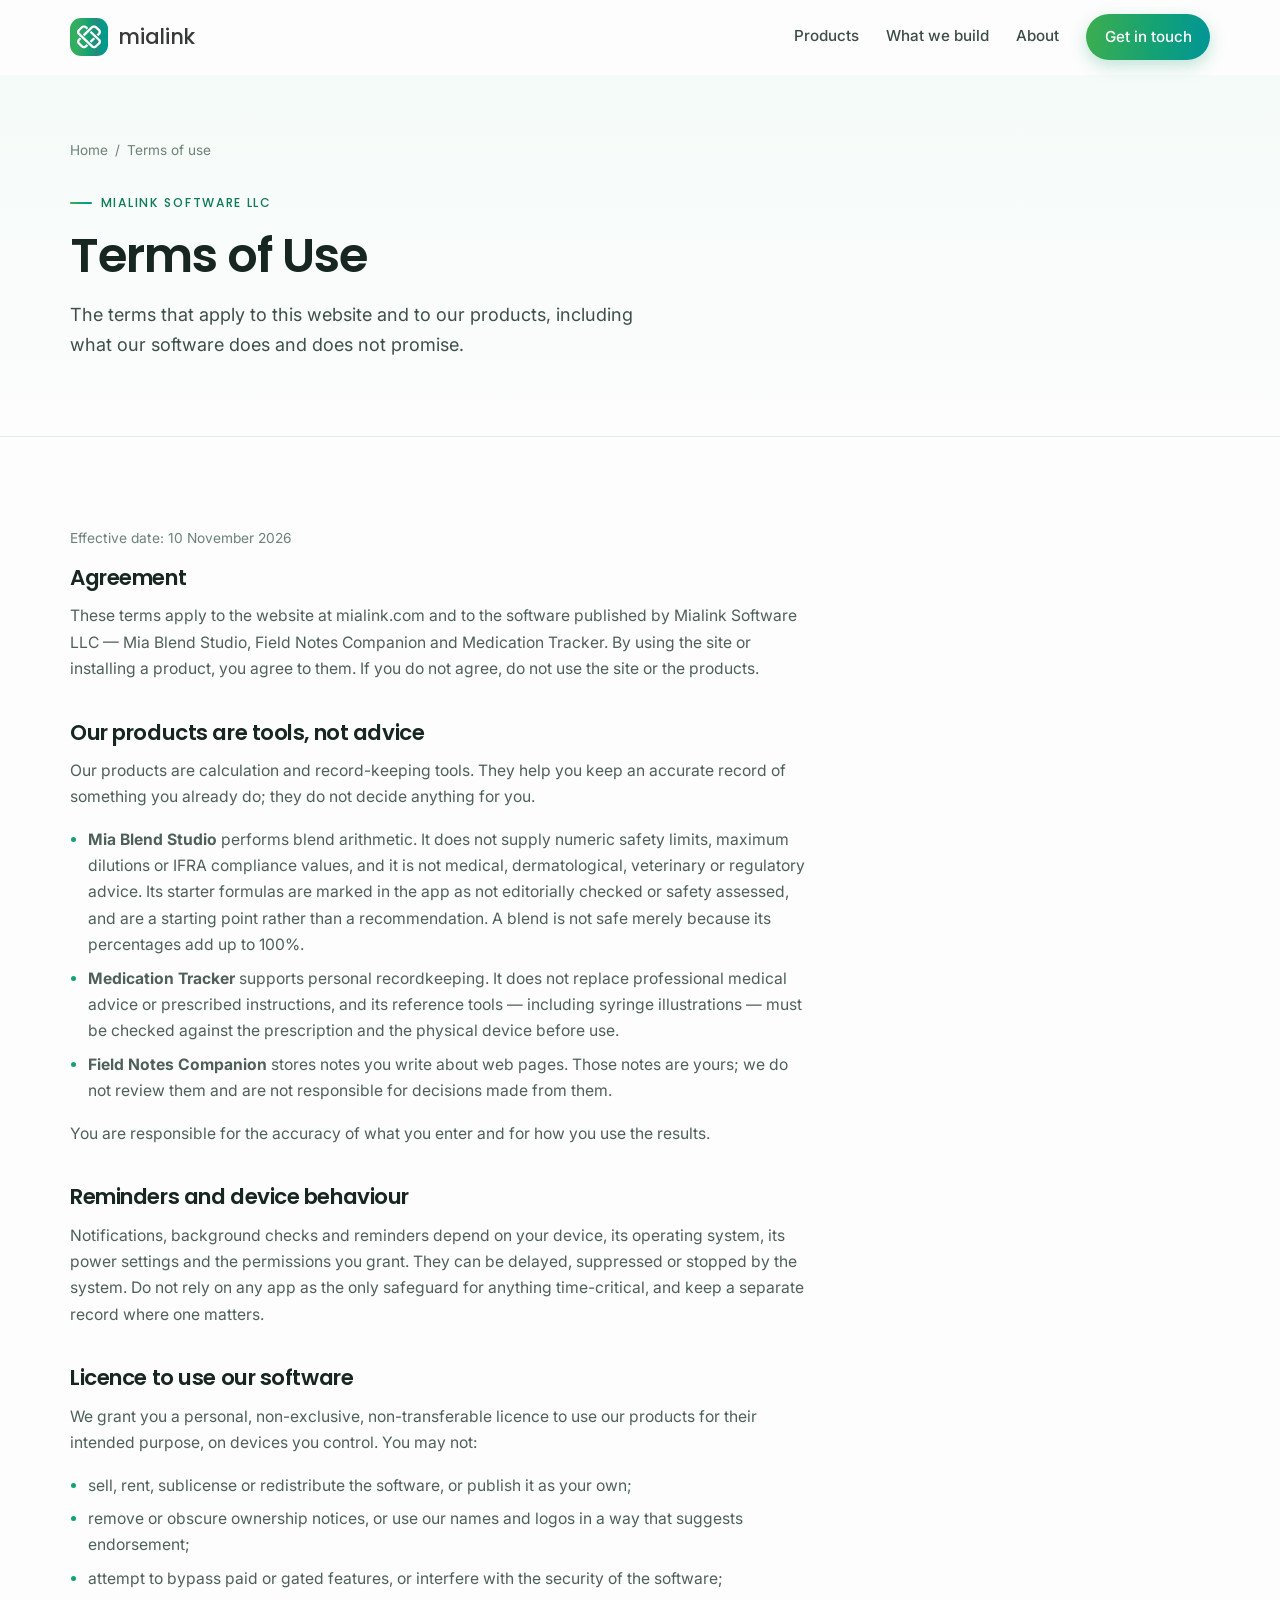
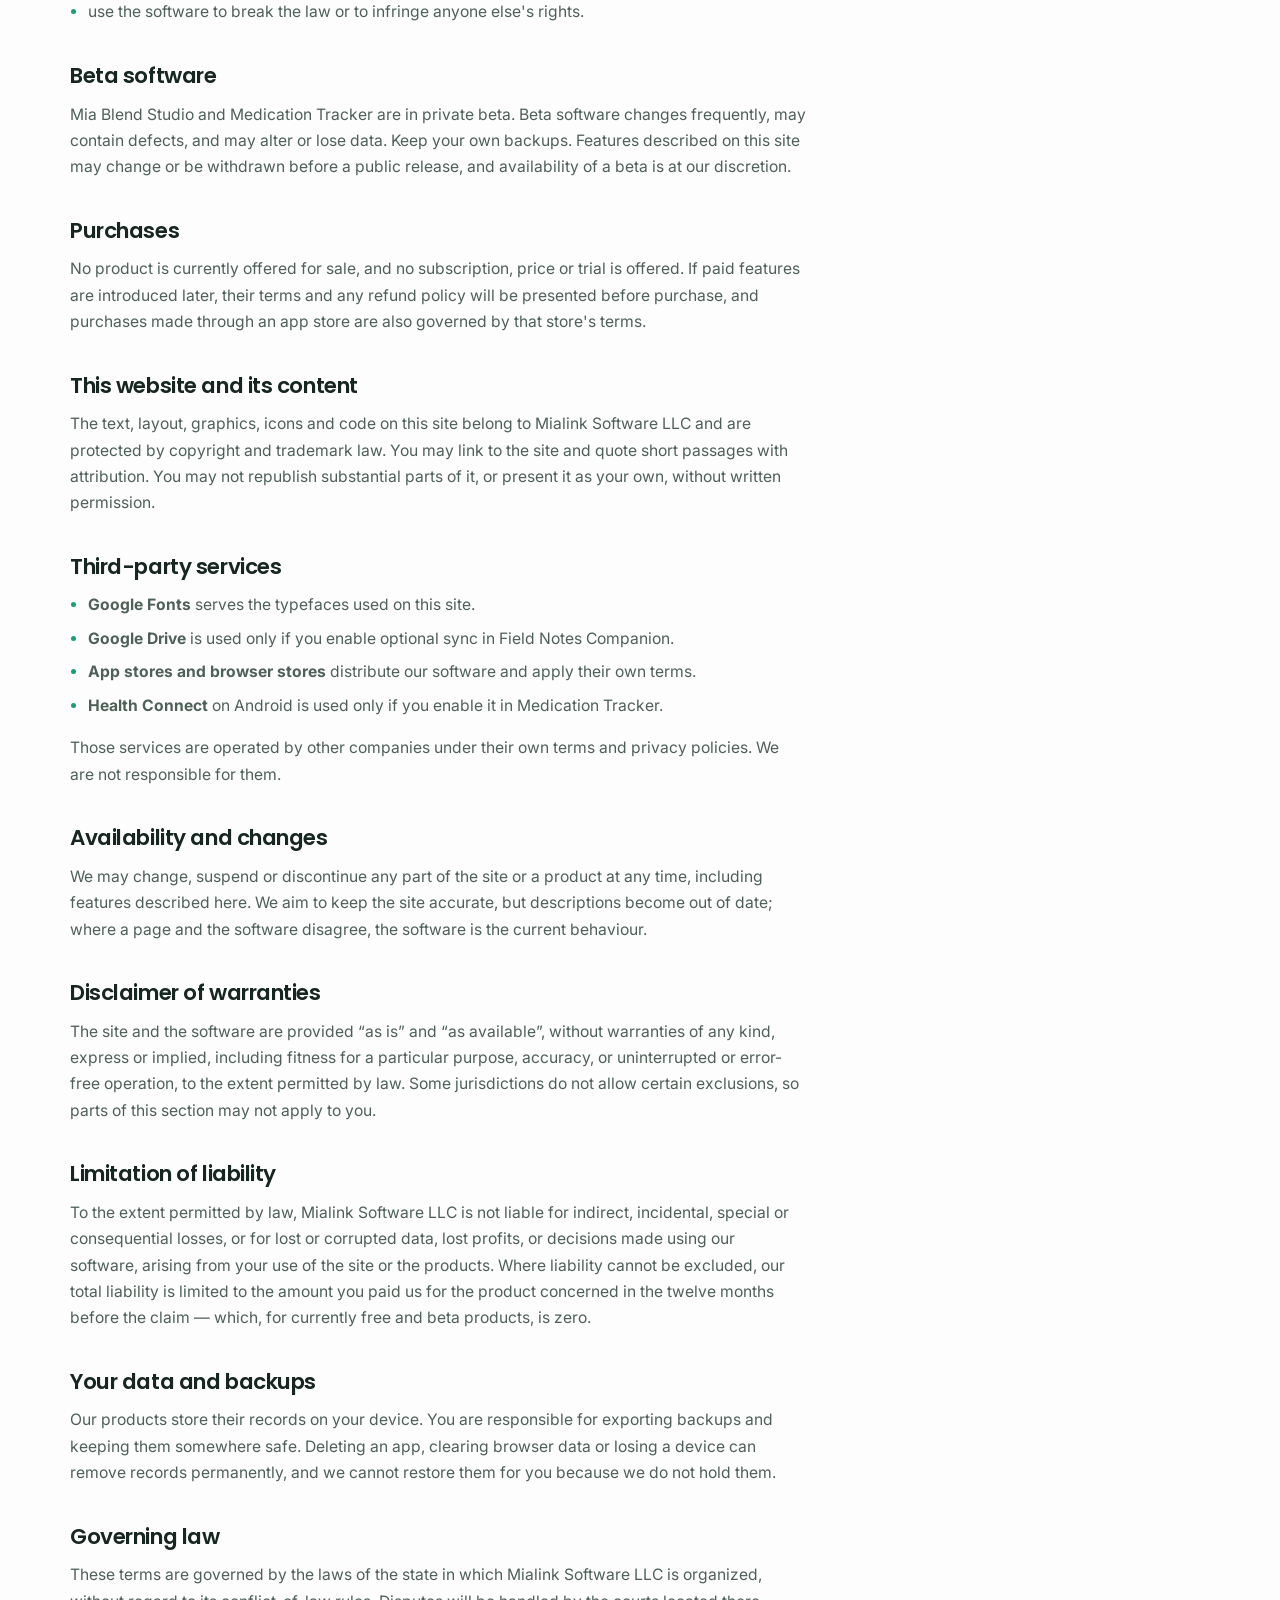
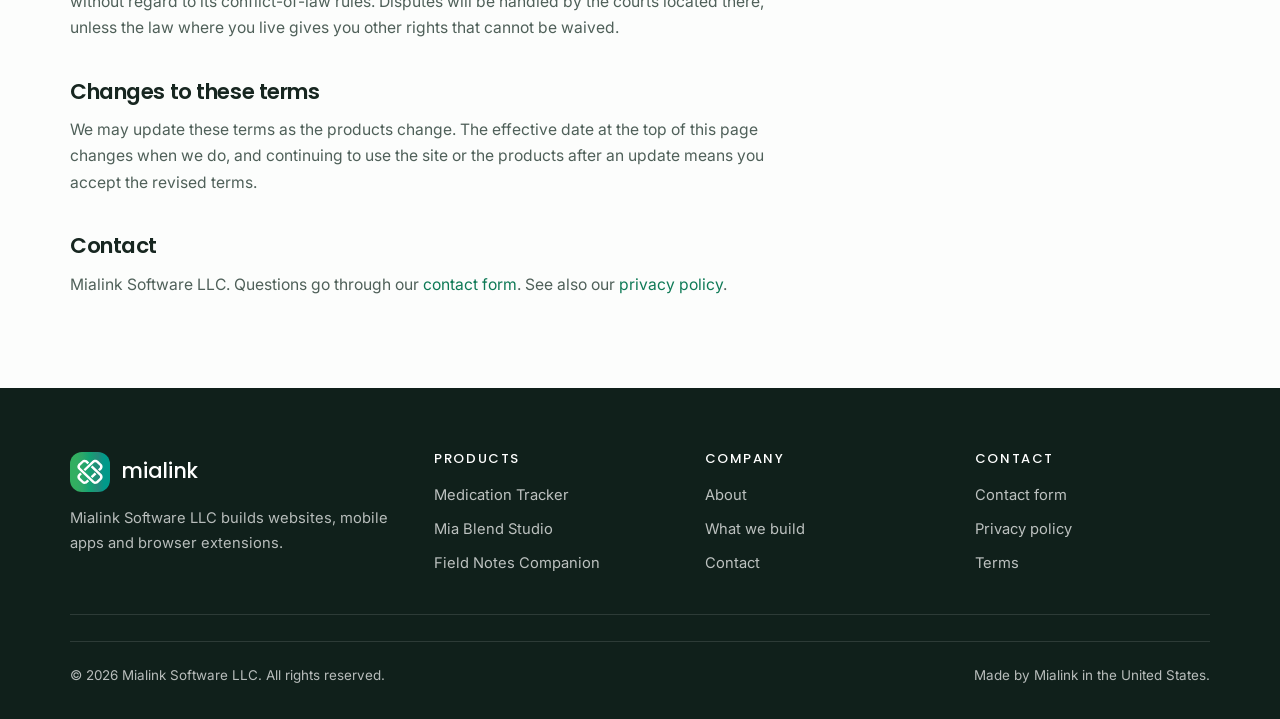
<file: terms.html>
<!DOCTYPE html>
<html lang="en">
<head>
<meta charset="utf-8">
<meta name="viewport" content="width=device-width, initial-scale=1">
<title>Terms of Use — Mialink Software LLC</title>
<meta name="description" content="Terms of use for the Mialink website and the Mia Blend Studio, Field Notes Companion and Medication Tracker products.">
<meta name="theme-color" content="#01998a">
<link rel="icon" href="assets/img/mialink-mark.svg" type="image/svg+xml">
<link rel="preconnect" href="https://fonts.googleapis.com">
<link rel="preconnect" href="https://fonts.gstatic.com" crossorigin>
<link href="https://fonts.googleapis.com/css2?family=Inter:wght@400;500;600&family=Poppins:wght@300;400;500;600&display=swap" rel="stylesheet">
<link rel="stylesheet" href="assets/css/site.css">
<noscript><style>.reveal{opacity:1;transform:none}</style></noscript>
</head>
<body>
<a class="skip-link" href="#main">Skip to content</a>

<header class="site-header">
  <div class="container header-inner">
    <a class="brand" href="index.html" aria-label="Mialink home">
      <img src="assets/img/mialink-mark.svg" alt="" width="38" height="38">
      <span class="brand-name">mialink</span>
    </a>
    <button class="nav-toggle" type="button" aria-expanded="false" aria-controls="site-nav">
      <span class="nav-toggle-bars" aria-hidden="true"><span></span><span></span><span></span></span>
      Menu
    </button>
    <nav class="site-nav" id="site-nav" aria-label="Main">
      <a href="index.html#products">Products</a>
      <a href="index.html#services">What we build</a>
      <a href="index.html#about">About</a>
      <a class="nav-cta" href="contact.html">Get in touch</a>
    </nav>
  </div>
</header>

<main id="main">

  <section class="product-hero">
    <div class="container">
      <p class="crumbs"><a href="index.html">Home</a><span>/</span>Terms of use</p>
      <div class="product-hero-inner">
        <div>
          <p class="eyebrow">Mialink Software LLC</p>
          <h1>Terms of Use</h1>
          <p class="tagline">The terms that apply to this website and to our products, including what our software does and does not promise.</p>
        </div>
      </div>
    </div>
  </section>

  <section class="section">
    <div class="container">
      <div class="prose">

        <p class="meta">Effective date: 10 November 2026</p>

        <h2>Agreement</h2>
        <p>These terms apply to the website at mialink.com and to the software published by Mialink Software LLC — Mia Blend Studio, Field Notes Companion and Medication Tracker. By using the site or installing a product, you agree to them. If you do not agree, do not use the site or the products.</p>

        <h2>Our products are tools, not advice</h2>
        <p>Our products are calculation and record-keeping tools. They help you keep an accurate record of something you already do; they do not decide anything for you.</p>
        <ul>
          <li><strong>Mia Blend Studio</strong> performs blend arithmetic. It does not supply numeric safety limits, maximum dilutions or IFRA compliance values, and it is not medical, dermatological, veterinary or regulatory advice. Its starter formulas are marked in the app as not editorially checked or safety assessed, and are a starting point rather than a recommendation. A blend is not safe merely because its percentages add up to 100%.</li>
          <li><strong>Medication Tracker</strong> supports personal recordkeeping. It does not replace professional medical advice or prescribed instructions, and its reference tools — including syringe illustrations — must be checked against the prescription and the physical device before use.</li>
          <li><strong>Field Notes Companion</strong> stores notes you write about web pages. Those notes are yours; we do not review them and are not responsible for decisions made from them.</li>
        </ul>
        <p>You are responsible for the accuracy of what you enter and for how you use the results.</p>

        <h2>Reminders and device behaviour</h2>
        <p>Notifications, background checks and reminders depend on your device, its operating system, its power settings and the permissions you grant. They can be delayed, suppressed or stopped by the system. Do not rely on any app as the only safeguard for anything time-critical, and keep a separate record where one matters.</p>

        <h2>Licence to use our software</h2>
        <p>We grant you a personal, non-exclusive, non-transferable licence to use our products for their intended purpose, on devices you control. You may not:</p>
        <ul>
          <li>sell, rent, sublicense or redistribute the software, or publish it as your own;</li>
          <li>remove or obscure ownership notices, or use our names and logos in a way that suggests endorsement;</li>
          <li>attempt to bypass paid or gated features, or interfere with the security of the software;</li>
          <li>use the software to break the law or to infringe anyone else's rights.</li>
        </ul>

        <h2>Beta software</h2>
        <p>Mia Blend Studio and Medication Tracker are in private beta. Beta software changes frequently, may contain defects, and may alter or lose data. Keep your own backups. Features described on this site may change or be withdrawn before a public release, and availability of a beta is at our discretion.</p>

        <h2>Purchases</h2>
        <p>No product is currently offered for sale, and no subscription, price or trial is offered. If paid features are introduced later, their terms and any refund policy will be presented before purchase, and purchases made through an app store are also governed by that store's terms.</p>

        <h2>This website and its content</h2>
        <p>The text, layout, graphics, icons and code on this site belong to Mialink Software LLC and are protected by copyright and trademark law. You may link to the site and quote short passages with attribution. You may not republish substantial parts of it, or present it as your own, without written permission.</p>

        <h2>Third-party services</h2>
        <ul>
          <li><strong>Google Fonts</strong> serves the typefaces used on this site.</li>
          <li><strong>Google Drive</strong> is used only if you enable optional sync in Field Notes Companion.</li>
          <li><strong>App stores and browser stores</strong> distribute our software and apply their own terms.</li>
          <li><strong>Health Connect</strong> on Android is used only if you enable it in Medication Tracker.</li>
        </ul>
        <p>Those services are operated by other companies under their own terms and privacy policies. We are not responsible for them.</p>

        <h2>Availability and changes</h2>
        <p>We may change, suspend or discontinue any part of the site or a product at any time, including features described here. We aim to keep the site accurate, but descriptions become out of date; where a page and the software disagree, the software is the current behaviour.</p>

        <h2>Disclaimer of warranties</h2>
        <p>The site and the software are provided “as is” and “as available”, without warranties of any kind, express or implied, including fitness for a particular purpose, accuracy, or uninterrupted or error-free operation, to the extent permitted by law. Some jurisdictions do not allow certain exclusions, so parts of this section may not apply to you.</p>

        <h2>Limitation of liability</h2>
        <p>To the extent permitted by law, Mialink Software LLC is not liable for indirect, incidental, special or consequential losses, or for lost or corrupted data, lost profits, or decisions made using our software, arising from your use of the site or the products. Where liability cannot be excluded, our total liability is limited to the amount you paid us for the product concerned in the twelve months before the claim — which, for currently free and beta products, is zero.</p>

        <h2>Your data and backups</h2>
        <p>Our products store their records on your device. You are responsible for exporting backups and keeping them somewhere safe. Deleting an app, clearing browser data or losing a device can remove records permanently, and we cannot restore them for you because we do not hold them.</p>

        <h2>Governing law</h2>
        <p>These terms are governed by the laws of the state in which Mialink Software LLC is organized, without regard to its conflict-of-law rules. Disputes will be handled by the courts located there, unless the law where you live gives you other rights that cannot be waived.</p>

        <h2>Changes to these terms</h2>
        <p>We may update these terms as the products change. The effective date at the top of this page changes when we do, and continuing to use the site or the products after an update means you accept the revised terms.</p>

        <h2>Contact</h2>
        <p>Mialink Software LLC. Questions go through our <a href="contact.html">contact form</a>. See also our <a href="privacy.html">privacy policy</a>.</p>
      </div>
    </div>
  </section>

</main>

<footer class="site-footer">
  <div class="container">
    <div class="footer-top">
      <div>
        <div class="footer-brand">
          <img src="assets/img/mialink-mark.svg" alt="" width="40" height="40">
          <span>mialink</span>
        </div>
        <p style="margin:0;max-width:22rem">Mialink Software LLC builds websites, mobile apps and browser extensions.</p>
      </div>
      <div>
        <h4>Products</h4>
        <ul>
          <li><a href="medication-tracker.html">Medication Tracker</a></li>
          <li><a href="mia-blend-studio.html">Mia Blend Studio</a></li>
          <li><a href="field-notes.html">Field Notes Companion</a></li>
        </ul>
      </div>
      <div>
        <h4>Company</h4>
        <ul>
          <li><a href="index.html#about">About</a></li>
          <li><a href="index.html#services">What we build</a></li>
          <li><a href="contact.html">Contact</a></li>
        </ul>
      </div>
      <div>
        <h4>Contact</h4>
        <ul>
          <li><a href="contact.html">Contact form</a></li>
          <li><a href="privacy.html">Privacy policy</a></li>
          <li><a href="terms.html">Terms</a></li>
        </ul>
      </div>
    </div>
    <div class="footer-bottom">
      <span>© <span id="year">2026</span> Mialink Software LLC. All rights reserved.</span>
      <span>Made by Mialink in the United States.</span>
    </div>
  </div>
</footer>

<script src="assets/js/site.js"></script>
</body>
</html>
</file>
<file: assets/css/site.css>
/* Mialink Software LLC — site styles
   Brand: gradient #3dae4f → #14a274 → #019597, wordmark Poppins Medium #383a39 */

:root {
  --grad: linear-gradient(96deg, #3dae4f 0%, #14a274 55%, #019597 100%);
  --grad-soft: linear-gradient(140deg, #f2fbf6 0%, #eef8f4 45%, #e9f6f5 100%);
  --green: #14a274;
  --teal: #019597;
  --green-dark: #0e7a56;
  --ink: #172620;
  --body: #4f6059;
  --muted: #6d8179;
  --line: #e2ece7;
  --line-strong: #d3e2da;
  --bg: #fcfdfc;
  --white: #ffffff;
  --shadow-sm: 0 1px 2px rgba(20, 60, 45, 0.06), 0 6px 18px rgba(20, 60, 45, 0.05);
  --shadow-md: 0 10px 30px rgba(16, 60, 45, 0.09);
  --shadow-lg: 0 26px 60px rgba(12, 55, 42, 0.16);
  --radius: 20px;
  --radius-sm: 14px;
  --font-head: "Poppins", "Segoe UI", system-ui, -apple-system, sans-serif;
  --font-body: "Inter", "Segoe UI", system-ui, -apple-system, sans-serif;
  --container: 1140px;
}

*,
*::before,
*::after { box-sizing: border-box; }

html { scroll-behavior: smooth; -webkit-text-size-adjust: 100%; }

body {
  margin: 0;
  background: var(--bg);
  color: var(--body);
  font-family: var(--font-body);
  font-size: 17px;
  line-height: 1.68;
  -webkit-font-smoothing: antialiased;
  text-rendering: optimizeLegibility;
}

h1, h2, h3, h4 {
  margin: 0;
  font-family: var(--font-head);
  color: var(--ink);
  font-weight: 600;
  line-height: 1.14;
  letter-spacing: -0.02em;
}

h1 { font-size: clamp(2.2rem, 5vw, 3.5rem); }
h2 { font-size: clamp(1.7rem, 3.4vw, 2.5rem); }
h3 { font-size: clamp(1.12rem, 1.7vw, 1.3rem); }
h4 { font-size: 1rem; }

p { margin: 0 0 1rem; }
p:last-child { margin-bottom: 0; }

a { color: var(--green-dark); text-decoration: none; }
a:hover { text-decoration: underline; }

img, svg { max-width: 100%; display: block; }

ul { margin: 0; padding: 0; list-style: none; }

.container {
  width: min(var(--container), calc(100% - 2.75rem));
  margin-inline: auto;
}

.eyebrow {
  display: inline-flex;
  align-items: center;
  gap: 0.55rem;
  font-family: var(--font-head);
  font-size: 0.76rem;
  font-weight: 500;
  letter-spacing: 0.14em;
  text-transform: uppercase;
  color: var(--green-dark);
  margin: 0 0 1rem;
}

.eyebrow::before {
  content: "";
  width: 22px;
  height: 2px;
  border-radius: 2px;
  background: var(--grad);
}

.lede { font-size: 1.09rem; color: var(--body); }

.gradient-text {
  background: var(--grad);
  -webkit-background-clip: text;
  background-clip: text;
  color: transparent;
}

.skip-link {
  position: absolute;
  left: -9999px;
  top: 0;
  background: var(--ink);
  color: #fff;
  padding: 0.7rem 1.1rem;
  border-radius: 0 0 12px 0;
  z-index: 100;
}
.skip-link:focus { left: 0; }

/* ---------- Header ---------- */

.site-header {
  position: sticky;
  top: 0;
  z-index: 50;
  background: rgba(252, 253, 252, 0.86);
  backdrop-filter: blur(14px);
  border-bottom: 1px solid transparent;
  transition: border-color 0.25s ease, box-shadow 0.25s ease;
}
.site-header.is-scrolled {
  border-bottom-color: var(--line);
  box-shadow: 0 6px 24px rgba(18, 60, 46, 0.05);
}

.header-inner {
  display: flex;
  align-items: center;
  justify-content: space-between;
  gap: 1.5rem;
  min-height: 74px;
}

.brand {
  display: inline-flex;
  align-items: center;
  gap: 0.65rem;
  text-decoration: none;
}
.brand:hover { text-decoration: none; }
.brand img { width: 38px; height: 38px; border-radius: 11px; }
.brand-name {
  font-family: var(--font-head);
  font-weight: 500;
  font-size: 1.32rem;
  letter-spacing: -0.015em;
  color: #383a39;
}
.brand-sub {
  font-size: 0.72rem;
  letter-spacing: 0.16em;
  text-transform: uppercase;
  color: var(--muted);
  display: block;
  margin-top: -0.3rem;
}

.site-nav {
  display: flex;
  align-items: center;
  gap: 1.7rem;
}
.site-nav a {
  font-size: 0.95rem;
  font-weight: 500;
  color: #3c4d46;
  text-decoration: none;
  padding: 0.35rem 0;
  border-bottom: 2px solid transparent;
  transition: color 0.2s ease, border-color 0.2s ease;
}
.site-nav a:hover { color: var(--ink); text-decoration: none; }
.site-nav a[aria-current="page"] { color: var(--ink); border-bottom-color: var(--green); }

.site-nav .nav-cta {
  padding: 0.62rem 1.15rem;
  border-radius: 999px;
  background: var(--grad);
  color: #fff;
  border-bottom: none;
  box-shadow: 0 6px 16px rgba(20, 150, 110, 0.25);
}
.site-nav .nav-cta:hover { color: #fff; filter: brightness(1.04); }

.nav-toggle {
  display: none;
  align-items: center;
  gap: 0.5rem;
  background: var(--white);
  border: 1px solid var(--line-strong);
  border-radius: 999px;
  padding: 0.5rem 0.85rem;
  font-family: var(--font-head);
  font-size: 0.85rem;
  color: var(--ink);
  cursor: pointer;
}
.nav-toggle-bars {
  display: grid;
  gap: 3px;
  width: 16px;
}
.nav-toggle-bars span {
  height: 2px;
  background: var(--ink);
  border-radius: 2px;
}

/* ---------- Buttons ---------- */

.btn {
  display: inline-flex;
  align-items: center;
  justify-content: center;
  gap: 0.55rem;
  font-family: var(--font-head);
  font-size: 0.95rem;
  font-weight: 500;
  padding: 0.85rem 1.5rem;
  border-radius: 999px;
  border: 1px solid transparent;
  cursor: pointer;
  transition: transform 0.18s ease, box-shadow 0.18s ease, background 0.18s ease;
}
.btn:hover { text-decoration: none; transform: translateY(-1px); }
.btn-primary {
  background: var(--grad);
  color: #fff;
  box-shadow: 0 10px 24px rgba(20, 150, 110, 0.26);
}
.btn-primary:hover { color: #fff; box-shadow: 0 14px 30px rgba(20, 150, 110, 0.32); }
.btn-ghost {
  background: var(--white);
  color: var(--ink);
  border-color: var(--line-strong);
  box-shadow: var(--shadow-sm);
}
.btn-ghost:hover { color: var(--ink); border-color: #bfd6cb; }
.btn-on-dark {
  background: #fff;
  color: var(--ink);
  box-shadow: 0 10px 24px rgba(0, 0, 0, 0.16);
}
.btn-on-dark:hover { color: var(--ink); }

.btn-row {
  display: flex;
  flex-wrap: wrap;
  gap: 0.85rem;
  margin-top: 1.9rem;
}

.text-link {
  font-family: var(--font-head);
  font-size: 0.92rem;
  font-weight: 500;
  color: var(--green-dark);
  display: inline-flex;
  align-items: center;
  gap: 0.4rem;
}
.text-link::after {
  content: "→";
  transition: transform 0.18s ease;
}
.text-link:hover { text-decoration: none; }
.text-link:hover::after { transform: translateX(3px); }

/* ---------- Sections ---------- */

[id] { scroll-margin-top: 92px; }

.section { padding: clamp(3.6rem, 7vw, 6rem) 0; }
.section-tight { padding: clamp(2.6rem, 5vw, 4rem) 0; }
.section-alt {
  background: linear-gradient(180deg, #ffffff 0%, #f6fbf8 100%);
  border-top: 1px solid var(--line);
  border-bottom: 1px solid var(--line);
}
.section-mint { background: var(--grad-soft); border-top: 1px solid var(--line); }

.section-head { max-width: 44rem; margin-bottom: 2.8rem; }
.section-head.center { margin-inline: auto; text-align: center; }
.section-head.center .eyebrow { justify-content: center; }
.section-head p { margin-top: 1rem; }

/* ---------- Hero ---------- */

.hero {
  position: relative;
  overflow: hidden;
  padding: clamp(3rem, 6vw, 5rem) 0 clamp(3.4rem, 7vw, 6rem);
}
.hero::before {
  content: "";
  position: absolute;
  inset: -20% -10% auto -10%;
  height: 620px;
  background: radial-gradient(48% 60% at 18% 30%, rgba(61, 174, 79, 0.13), transparent 70%),
              radial-gradient(45% 60% at 82% 20%, rgba(1, 149, 151, 0.14), transparent 72%);
  pointer-events: none;
}
.hero-inner {
  position: relative;
  display: grid;
  grid-template-columns: 1.05fr 0.95fr;
  gap: clamp(2rem, 5vw, 4.5rem);
  align-items: center;
}
.hero h1 { margin-bottom: 1.25rem; }
.hero-sub { font-size: 1.13rem; max-width: 33rem; }
.hero-meta {
  display: flex;
  flex-wrap: wrap;
  gap: 0.5rem;
  margin-top: 2.1rem;
}
.pill {
  display: inline-flex;
  align-items: center;
  gap: 0.45rem;
  font-family: var(--font-head);
  font-size: 0.8rem;
  font-weight: 500;
  padding: 0.42rem 0.85rem;
  border-radius: 999px;
  background: var(--white);
  border: 1px solid var(--line-strong);
  color: #40534b;
}
.pill-tint {
  background: rgba(20, 162, 116, 0.09);
  border-color: rgba(20, 162, 116, 0.22);
  color: var(--green-dark);
}
.pill-dot::before {
  content: "";
  width: 7px;
  height: 7px;
  border-radius: 50%;
  background: var(--grad);
}

/* Hero visual: app icon fan */
.hero-visual {
  position: relative;
  border-radius: 28px;
  background: var(--grad-soft);
  border: 1px solid var(--line);
  padding: clamp(1.6rem, 3vw, 2.6rem);
  box-shadow: var(--shadow-md);
  overflow: hidden;
}
.hero-visual::after {
  content: "";
  position: absolute;
  width: 260px;
  height: 260px;
  right: -70px;
  bottom: -80px;
  border-radius: 50%;
  background: radial-gradient(circle, rgba(1, 149, 151, 0.16), transparent 68%);
}
.icon-fan {
  position: relative;
  display: grid;
  gap: 1rem;
}
.fan-item {
  position: relative;
  display: flex;
  align-items: center;
  gap: 1rem;
  background: var(--white);
  border: 1px solid var(--line);
  border-radius: var(--radius-sm);
  padding: 0.9rem 1.1rem;
  box-shadow: var(--shadow-sm);
  transition: transform 0.25s ease, box-shadow 0.25s ease;
}
.fan-item:hover { transform: translateY(-2px); box-shadow: var(--shadow-md); }
.fan-item img { width: 46px; height: 46px; border-radius: 13px; flex: none; }
.fan-item strong {
  display: block;
  font-family: var(--font-head);
  font-size: 0.98rem;
  color: var(--ink);
  font-weight: 600;
  letter-spacing: -0.01em;
}
.fan-item span { font-size: 0.83rem; color: var(--muted); }
.fan-item:nth-child(2) { margin-left: clamp(0.6rem, 3vw, 2rem); }
.fan-item:nth-child(3) { margin-left: clamp(1.2rem, 6vw, 4rem); }

/* ---------- Product cards ---------- */

.card-grid {
  display: grid;
  gap: 1.5rem;
}
.card-grid.cols-3 { grid-template-columns: repeat(3, 1fr); }
.card-grid.cols-2 { grid-template-columns: repeat(2, 1fr); }

.product-card {
  display: flex;
  flex-direction: column;
  background: var(--white);
  border: 1px solid var(--line);
  border-radius: var(--radius);
  padding: 1.8rem;
  box-shadow: var(--shadow-sm);
  transition: transform 0.22s ease, box-shadow 0.22s ease, border-color 0.22s ease;
}
.product-card:hover {
  transform: translateY(-3px);
  box-shadow: var(--shadow-md);
  border-color: #cfe3d8;
}
.product-card .app-icon {
  width: 62px;
  height: 62px;
  border-radius: 17px;
  box-shadow: 0 8px 20px rgba(16, 80, 60, 0.16);
  margin-bottom: 1.2rem;
}
.product-card h3 { margin-bottom: 0.45rem; }
.product-card .kicker {
  font-size: 0.78rem;
  letter-spacing: 0.1em;
  text-transform: uppercase;
  color: var(--muted);
  font-family: var(--font-head);
  font-weight: 500;
  margin-bottom: 0.7rem;
}
.product-card p { font-size: 0.97rem; }
.product-card ul {
  display: grid;
  gap: 0.45rem;
  margin: 1.2rem 0 1.6rem;
  font-size: 0.92rem;
}
.product-card ul li {
  position: relative;
  padding-left: 1.35rem;
}
.product-card ul li::before {
  content: "";
  position: absolute;
  left: 0;
  top: 0.55em;
  width: 7px;
  height: 7px;
  border-radius: 50%;
  background: var(--grad);
}
.product-card .card-foot { margin-top: auto; }

/* ---------- Services ---------- */

.service-list {
  display: grid;
  gap: 1.2rem;
}
.service-row {
  display: grid;
  grid-template-columns: 3.6rem 1fr auto;
  gap: 1.4rem;
  align-items: start;
  padding: 1.6rem 1.7rem;
  background: var(--white);
  border: 1px solid var(--line);
  border-radius: var(--radius);
  box-shadow: var(--shadow-sm);
}
.service-num {
  font-family: var(--font-head);
  font-size: 0.9rem;
  font-weight: 600;
  color: var(--green-dark);
  background: rgba(20, 162, 116, 0.1);
  border-radius: 12px;
  width: 3.1rem;
  height: 3.1rem;
  display: grid;
  place-items: center;
}
.service-row h3 { margin-bottom: 0.4rem; }
.service-row p { font-size: 0.96rem; margin: 0; }
.service-tags {
  display: flex;
  flex-wrap: wrap;
  gap: 0.4rem;
  justify-content: flex-end;
  max-width: 15rem;
}

/* ---------- Feature grid (product pages) ---------- */

.feature-grid {
  display: grid;
  grid-template-columns: repeat(2, 1fr);
  gap: 1.35rem;
}
.feature {
  background: var(--white);
  border: 1px solid var(--line);
  border-radius: var(--radius);
  padding: 1.6rem 1.7rem;
  box-shadow: var(--shadow-sm);
}
.feature h3 {
  display: flex;
  align-items: center;
  gap: 0.6rem;
  flex-wrap: wrap;
  margin-bottom: 0.6rem;
}
.feature p { font-size: 0.96rem; }
.feature .tag {
  font-family: var(--font-head);
  font-size: 0.68rem;
  font-weight: 500;
  letter-spacing: 0.08em;
  text-transform: uppercase;
  padding: 0.24rem 0.55rem;
  border-radius: 999px;
  background: rgba(1, 149, 151, 0.1);
  color: #06706f;
  border: 1px solid rgba(1, 149, 151, 0.2);
}
.feature-mark {
  width: 34px;
  height: 34px;
  border-radius: 10px;
  background: var(--grad);
  display: grid;
  place-items: center;
  color: #fff;
  font-family: var(--font-head);
  font-size: 0.85rem;
  font-weight: 600;
  flex: none;
}

/* ---------- Checklists ---------- */

.check-list {
  display: grid;
  grid-template-columns: repeat(2, 1fr);
  gap: 0.75rem 2.2rem;
}
.check-list li {
  position: relative;
  padding-left: 1.9rem;
  font-size: 0.98rem;
  color: #3f5149;
}
.check-list li::before {
  content: "✓";
  position: absolute;
  left: 0;
  top: 0.06em;
  width: 1.25rem;
  height: 1.25rem;
  border-radius: 50%;
  background: rgba(20, 162, 116, 0.12);
  color: var(--green-dark);
  font-size: 0.72rem;
  display: grid;
  place-items: center;
}

/* ---------- Note / callout boxes ---------- */

.note-box {
  background: var(--white);
  border: 1px solid var(--line);
  border-left: 3px solid var(--green);
  border-radius: var(--radius-sm);
  padding: 1.4rem 1.6rem;
  box-shadow: var(--shadow-sm);
}
.note-box h4 { margin-bottom: 0.5rem; }
.note-box p { font-size: 0.93rem; }
.note-box.warn { border-left-color: #d99a2b; }

/* ---------- Product hero ---------- */

.product-hero {
  position: relative;
  overflow: hidden;
  padding: clamp(2.6rem, 5vw, 4rem) 0 clamp(2.4rem, 5vw, 3.4rem);
  background: linear-gradient(180deg, #f5fbf8 0%, var(--bg) 100%);
  border-bottom: 1px solid var(--line);
}
.product-hero-inner {
  display: grid;
  grid-template-columns: auto 1fr;
  gap: clamp(1.5rem, 4vw, 3rem);
  align-items: center;
}
.product-hero .app-icon-lg {
  width: clamp(96px, 12vw, 132px);
  height: clamp(96px, 12vw, 132px);
  border-radius: 26%;
  box-shadow: var(--shadow-lg);
}
.product-hero h1 { font-size: clamp(2rem, 4vw, 3rem); margin-bottom: 0.9rem; }
.product-hero .tagline {
  font-size: 1.13rem;
  color: #3d4f48;
  max-width: 38rem;
  margin-bottom: 1.4rem;
}
.product-hero .chips { display: flex; flex-wrap: wrap; gap: 0.5rem; }

.crumbs {
  font-size: 0.85rem;
  color: var(--muted);
  margin-bottom: 1.4rem;
}
.crumbs a { color: var(--muted); }
.crumbs span { margin: 0 0.45rem; }

/* ---------- About / split ---------- */

.split {
  display: grid;
  grid-template-columns: 1fr 1fr;
  gap: clamp(2rem, 5vw, 4rem);
  align-items: center;
}
.split-panel {
  background: var(--white);
  border: 1px solid var(--line);
  border-radius: var(--radius);
  padding: clamp(1.8rem, 3vw, 2.6rem);
  box-shadow: var(--shadow-sm);
}
.value-list { display: grid; gap: 1.15rem; }
.value-list li { display: grid; grid-template-columns: auto 1fr; gap: 0.9rem; }
.value-list .bullet {
  width: 30px;
  height: 30px;
  border-radius: 9px;
  background: rgba(20, 162, 116, 0.1);
  color: var(--green-dark);
  display: grid;
  place-items: center;
  font-size: 0.85rem;
  font-family: var(--font-head);
  font-weight: 600;
}
.value-list strong {
  display: block;
  font-family: var(--font-head);
  color: var(--ink);
  font-size: 1rem;
  font-weight: 600;
  margin-bottom: 0.15rem;
}
.value-list p { font-size: 0.94rem; margin: 0; }

/* ---------- CTA ---------- */

.cta-band {
  position: relative;
  overflow: hidden;
  border-radius: 26px;
  background: var(--grad);
  color: #fff;
  padding: clamp(2.2rem, 5vw, 3.6rem);
  box-shadow: 0 26px 60px rgba(12, 90, 70, 0.22);
}
.cta-band::after {
  content: "";
  position: absolute;
  width: 320px;
  height: 320px;
  right: -80px;
  top: -110px;
  border-radius: 50%;
  background: rgba(255, 255, 255, 0.14);
}
.cta-band h2 { color: #fff; margin-bottom: 0.9rem; position: relative; }
.cta-band p { color: rgba(255, 255, 255, 0.92); max-width: 34rem; position: relative; }
.cta-band .btn-row { position: relative; }
.cta-band a.btn-on-dark:hover { text-decoration: none; }

/* ---------- Footer ---------- */

.site-footer {
  background: #10201b;
  color: rgba(255, 255, 255, 0.7);
  padding: clamp(2.8rem, 5vw, 4rem) 0 2rem;
  font-size: 0.92rem;
}
.footer-top {
  display: grid;
  grid-template-columns: 1.4fr 1fr 1fr 1fr;
  gap: 2.2rem;
  padding-bottom: 2.4rem;
  border-bottom: 1px solid rgba(255, 255, 255, 0.12);
}
.footer-brand { display: flex; align-items: center; gap: 0.7rem; margin-bottom: 0.9rem; }
.footer-brand img { width: 40px; height: 40px; border-radius: 12px; }
.footer-brand span {
  font-family: var(--font-head);
  font-size: 1.3rem;
  font-weight: 500;
  color: #fff;
  letter-spacing: -0.015em;
}
.site-footer h4 {
  color: #fff;
  font-size: 0.82rem;
  letter-spacing: 0.12em;
  text-transform: uppercase;
  margin-bottom: 1rem;
  font-weight: 500;
}
.site-footer ul { display: grid; gap: 0.6rem; }
.site-footer a { color: rgba(255, 255, 255, 0.72); }
.site-footer a:hover { color: #fff; text-decoration: none; }
.footer-note {
  padding-top: 1.8rem;
  display: grid;
  gap: 0.8rem;
  font-size: 0.85rem;
  color: rgba(255, 255, 255, 0.58);
}
.footer-note p { margin: 0; max-width: 60rem; }
.footer-bottom {
  margin-top: 1.6rem;
  padding-top: 1.4rem;
  border-top: 1px solid rgba(255, 255, 255, 0.12);
  display: flex;
  flex-wrap: wrap;
  gap: 0.8rem 1.6rem;
  justify-content: space-between;
  font-size: 0.84rem;
}

/* ---------- Stats ---------- */

.stat-grid {
  display: grid;
  grid-template-columns: repeat(4, 1fr);
  gap: 1rem;
}
.stat {
  background: var(--white);
  border: 1px solid var(--line);
  border-radius: var(--radius-sm);
  padding: 1.25rem 1.35rem;
  box-shadow: var(--shadow-sm);
}
.stat b {
  display: block;
  font-family: var(--font-head);
  font-size: clamp(1.7rem, 3vw, 2.15rem);
  line-height: 1.1;
  letter-spacing: -0.02em;
  color: var(--ink);
}
.stat span { font-size: 0.85rem; color: var(--muted); }

/* ---------- Screenshot placeholders ---------- */

.shot-grid {
  display: grid;
  grid-template-columns: repeat(4, 1fr);
  gap: 1.4rem;
}
.shot-grid.three { grid-template-columns: repeat(3, 1fr); }
.shot-grid.two { grid-template-columns: repeat(2, 1fr); }
.shot { display: flex; flex-direction: column; gap: 0.75rem; }
.shot-frame {
  position: relative;
  aspect-ratio: 9 / 19;
  border: 1px dashed var(--line-strong);
  border-radius: 22px;
  background: repeating-linear-gradient(135deg, #f7fbf9 0 14px, #f1f8f5 14px 28px);
  display: grid;
  place-items: center;
  padding: 1.2rem;
  text-align: center;
  color: var(--muted);
  font-size: 0.82rem;
  line-height: 1.5;
}
.shot-frame.wide { aspect-ratio: 16 / 10; border-radius: 14px; }
.shot-frame span { max-width: 11rem; }
.shot-cap {
  font-family: var(--font-head);
  font-size: 0.9rem;
  font-weight: 500;
  color: var(--ink);
}
.shot-cap small {
  display: block;
  font-family: var(--font-body);
  font-weight: 400;
  font-size: 0.84rem;
  color: var(--muted);
}

/* ---------- Long-form legal / policy text ---------- */

.prose { max-width: 46rem; }
.prose h2 { font-size: 1.35rem; margin: 2.4rem 0 0.8rem; }
.prose h2:first-of-type { margin-top: 0; }
.prose h3 { font-size: 1.02rem; margin: 1.8rem 0 0.5rem; }
.prose p, .prose li { font-size: 0.98rem; }
.prose ul {
  list-style: disc;
  padding-left: 1.15rem;
  display: grid;
  gap: 0.45rem;
  margin: 0.6rem 0 1rem;
}
.prose ul li::marker { color: var(--green); }
.prose .meta { color: var(--muted); font-size: 0.86rem; }
.prose hr { border: none; border-top: 1px solid var(--line); margin: 2rem 0; }

/* ---------- Reveal on scroll ---------- */

.reveal {
  opacity: 0;
  transform: translateY(14px);
  transition: opacity 0.6s ease, transform 0.6s ease;
}
.reveal.is-visible { opacity: 1; transform: none; }

@media (prefers-reduced-motion: reduce) {
  html { scroll-behavior: auto; }
  .reveal { opacity: 1; transform: none; transition: none; }
  .btn:hover, .product-card:hover, .fan-item:hover { transform: none; }
}

/* ---------- Contact ---------- */

.contact-hero {
  padding: clamp(2.6rem, 5vw, 4rem) 0 clamp(1rem, 2vw, 1.5rem);
  background: linear-gradient(180deg, #f5fbf8 0%, var(--bg) 100%);
}
.contact-hero h1 { margin: 0.5rem 0 1rem; }
.contact-hero .lede { max-width: 46rem; }

.contact-layout {
  display: grid;
  grid-template-columns: minmax(0, 1.3fr) minmax(0, 1fr);
  gap: clamp(1.6rem, 4vw, 3rem);
  align-items: start;
}

.contact-form {
  background: var(--white);
  border: 1px solid var(--line);
  border-radius: var(--radius);
  padding: clamp(1.4rem, 3vw, 2.2rem);
  box-shadow: var(--shadow-sm);
}

.field { display: grid; gap: 0.45rem; margin-bottom: 1.15rem; }
.field label {
  font-family: var(--font-head);
  font-size: 0.9rem;
  font-weight: 500;
  color: var(--ink);
}
.field input,
.field select,
.field textarea {
  font: inherit;
  font-size: 0.97rem;
  color: var(--ink);
  background: #fff;
  border: 1px solid var(--line-strong);
  border-radius: var(--radius-sm);
  padding: 0.72rem 0.9rem;
  width: 100%;
}
.field textarea { resize: vertical; min-height: 9rem; }
.field input:focus,
.field select:focus,
.field textarea:focus {
  outline: 2px solid rgba(1, 153, 138, 0.32);
  outline-offset: 1px;
  border-color: var(--green);
}
.field-hint { margin: 0; font-size: 0.82rem; color: var(--muted); }
.field-honeypot {
  position: absolute;
  left: -9999px;
  width: 1px;
  height: 1px;
  overflow: hidden;
}

.form-status { min-height: 1.4rem; margin: 1rem 0 0; font-size: 0.92rem; color: var(--muted); }
.form-status.is-success { color: var(--green-dark); }
.form-status.is-error { color: #a3352b; }

.contact-aside { display: grid; gap: 1rem; }
.contact-aside .note-box h4 { margin-bottom: 0.4rem; }
.contact-aside .note-box p { margin: 0; font-size: 0.94rem; }

/* Whole product card opens its page */
.product-card { position: relative; }
.product-card .card-foot a::before {
  content: "";
  position: absolute;
  inset: 0;
  border-radius: var(--radius);
}
.fan-item { text-decoration: none; color: inherit; }

/* ---------- Responsive ---------- */

@media (max-width: 980px) {
  .hero-inner { grid-template-columns: 1fr; }
  .stat-grid { grid-template-columns: 1fr 1fr; }
  .shot-grid, .shot-grid.three { grid-template-columns: 1fr 1fr; }
  .card-grid.cols-3 { grid-template-columns: 1fr 1fr; }
  .split { grid-template-columns: 1fr; }
  .footer-top { grid-template-columns: 1fr 1fr; }
  .service-row { grid-template-columns: 3.1rem 1fr; }
  .service-tags { grid-column: 2; justify-content: flex-start; max-width: none; margin-top: 0.9rem; }
}

@media (max-width: 760px) {
  body { font-size: 16px; }
  .nav-toggle { display: inline-flex; }
  .site-nav {
    position: absolute;
    left: 1.375rem;
    right: 1.375rem;
    top: calc(100% + 0.6rem);
    flex-direction: column;
    align-items: stretch;
    gap: 0.2rem;
    background: var(--white);
    border: 1px solid var(--line);
    border-radius: var(--radius);
    padding: 1rem;
    box-shadow: var(--shadow-md);
    display: none;
  }
  .site-nav.is-open { display: flex; }
  .site-nav a { padding: 0.6rem 0.4rem; border-bottom: none; }
  .site-nav .nav-cta { margin-top: 0.5rem; text-align: center; }
  .card-grid.cols-3, .card-grid.cols-2, .feature-grid, .check-list { grid-template-columns: 1fr; }
  .shot-grid, .shot-grid.three, .shot-grid.two { grid-template-columns: 1fr; }
  .shot-frame { aspect-ratio: 4 / 5; }
  .shot-frame.wide { aspect-ratio: 16 / 10; }
  .product-hero-inner { grid-template-columns: 1fr; }
  .footer-top { grid-template-columns: 1fr; gap: 1.8rem; }
}
</file>
